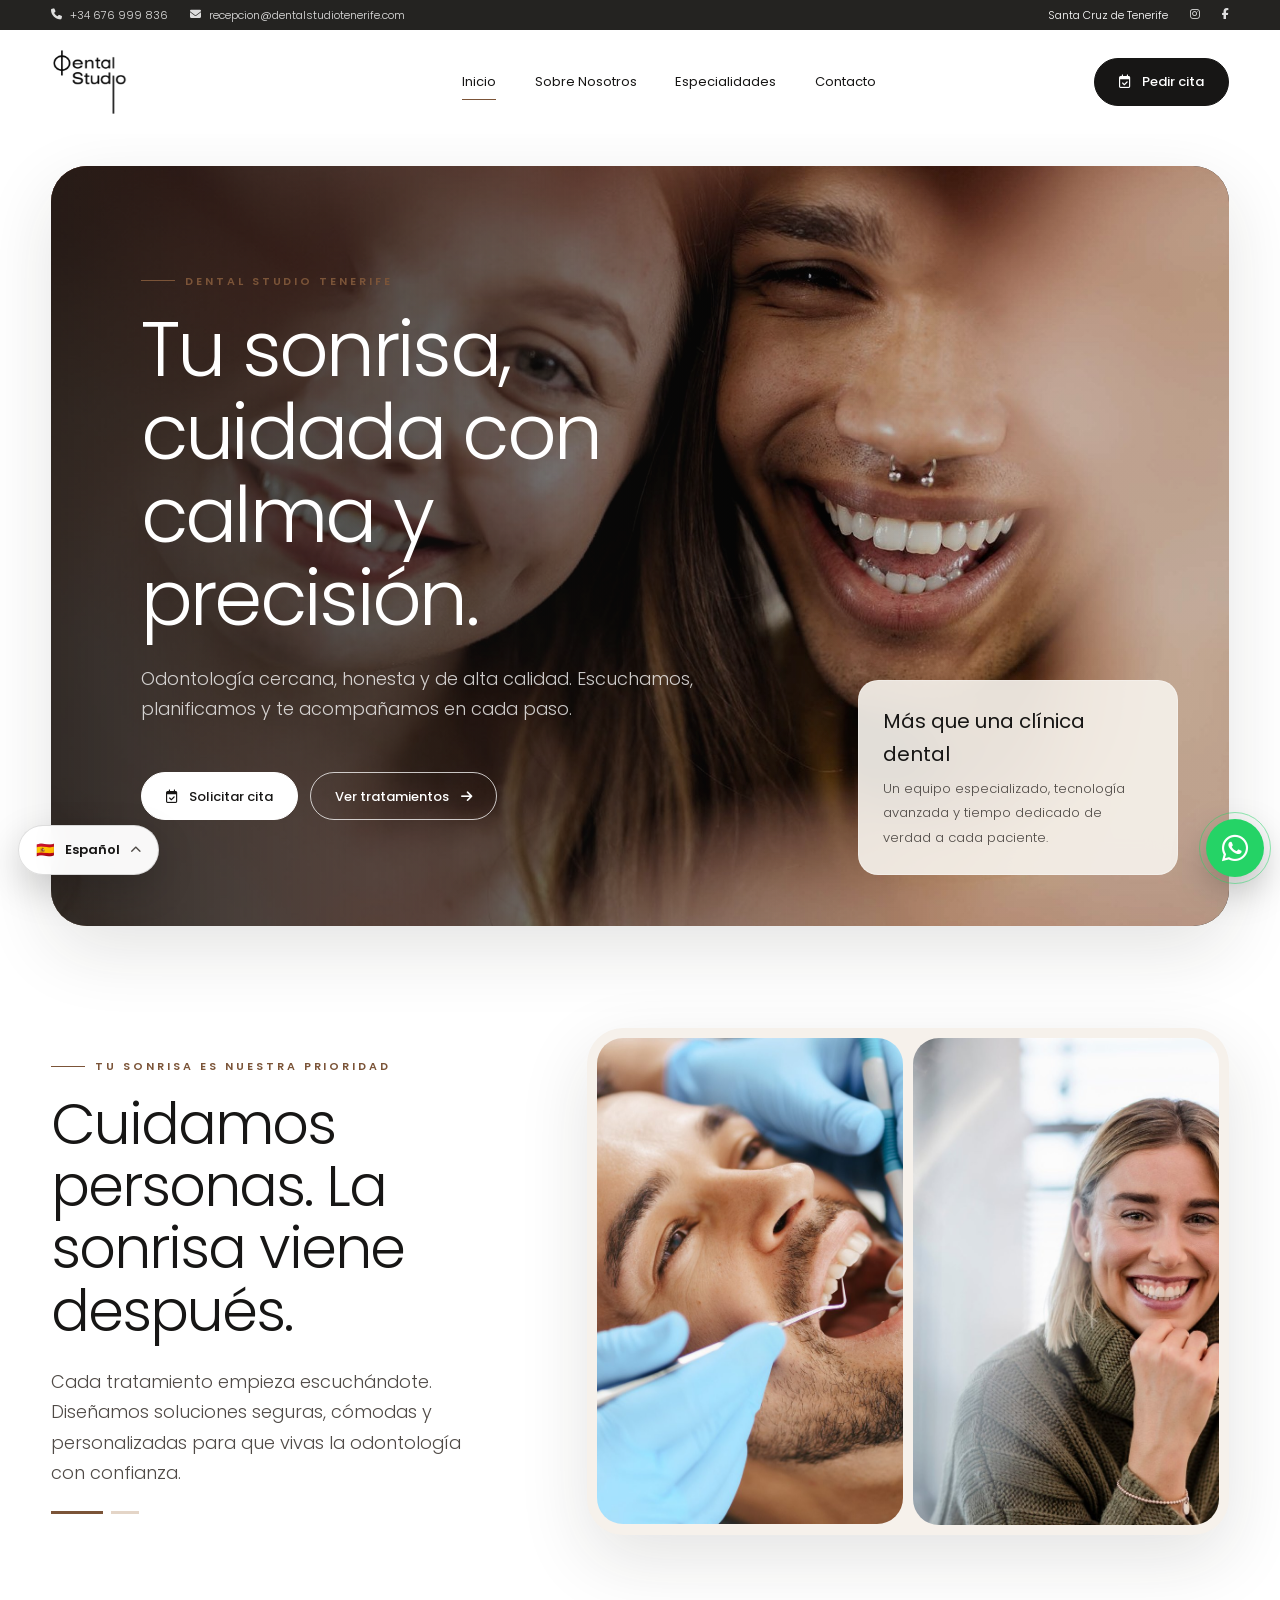
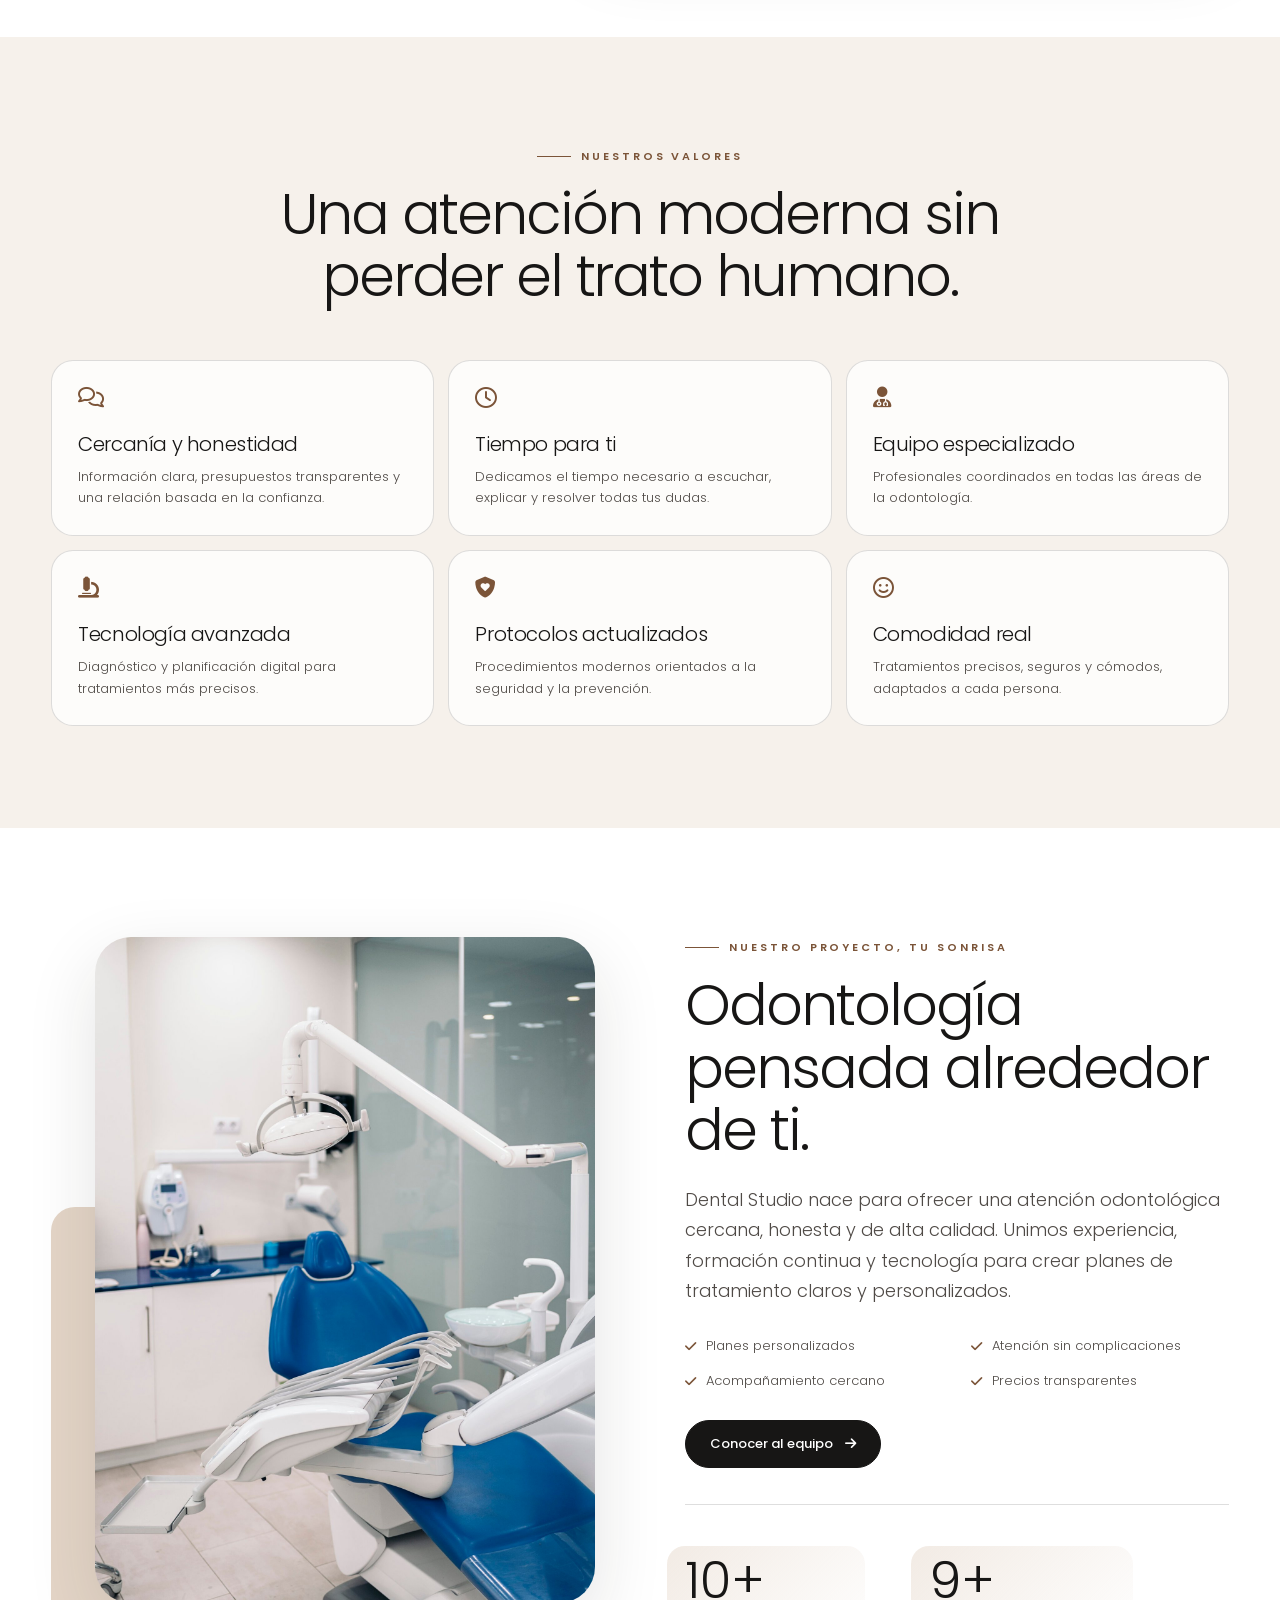
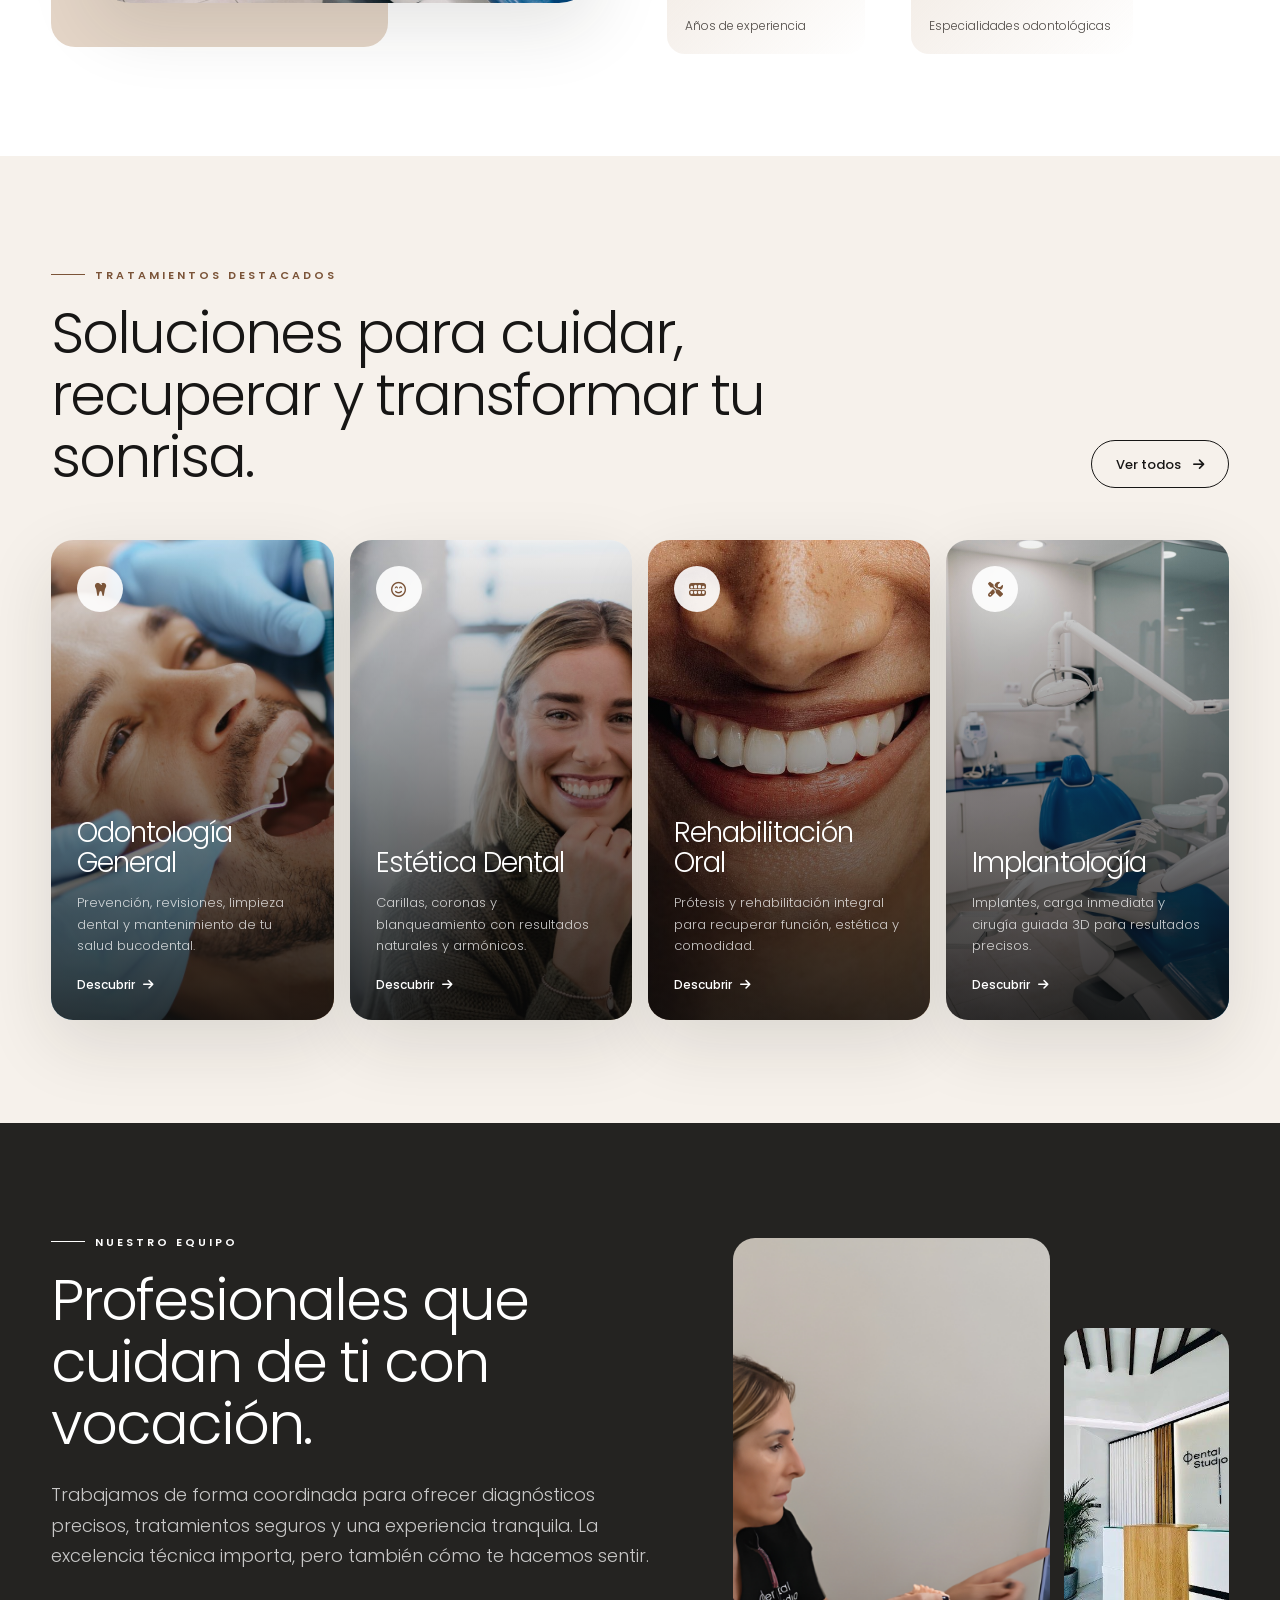
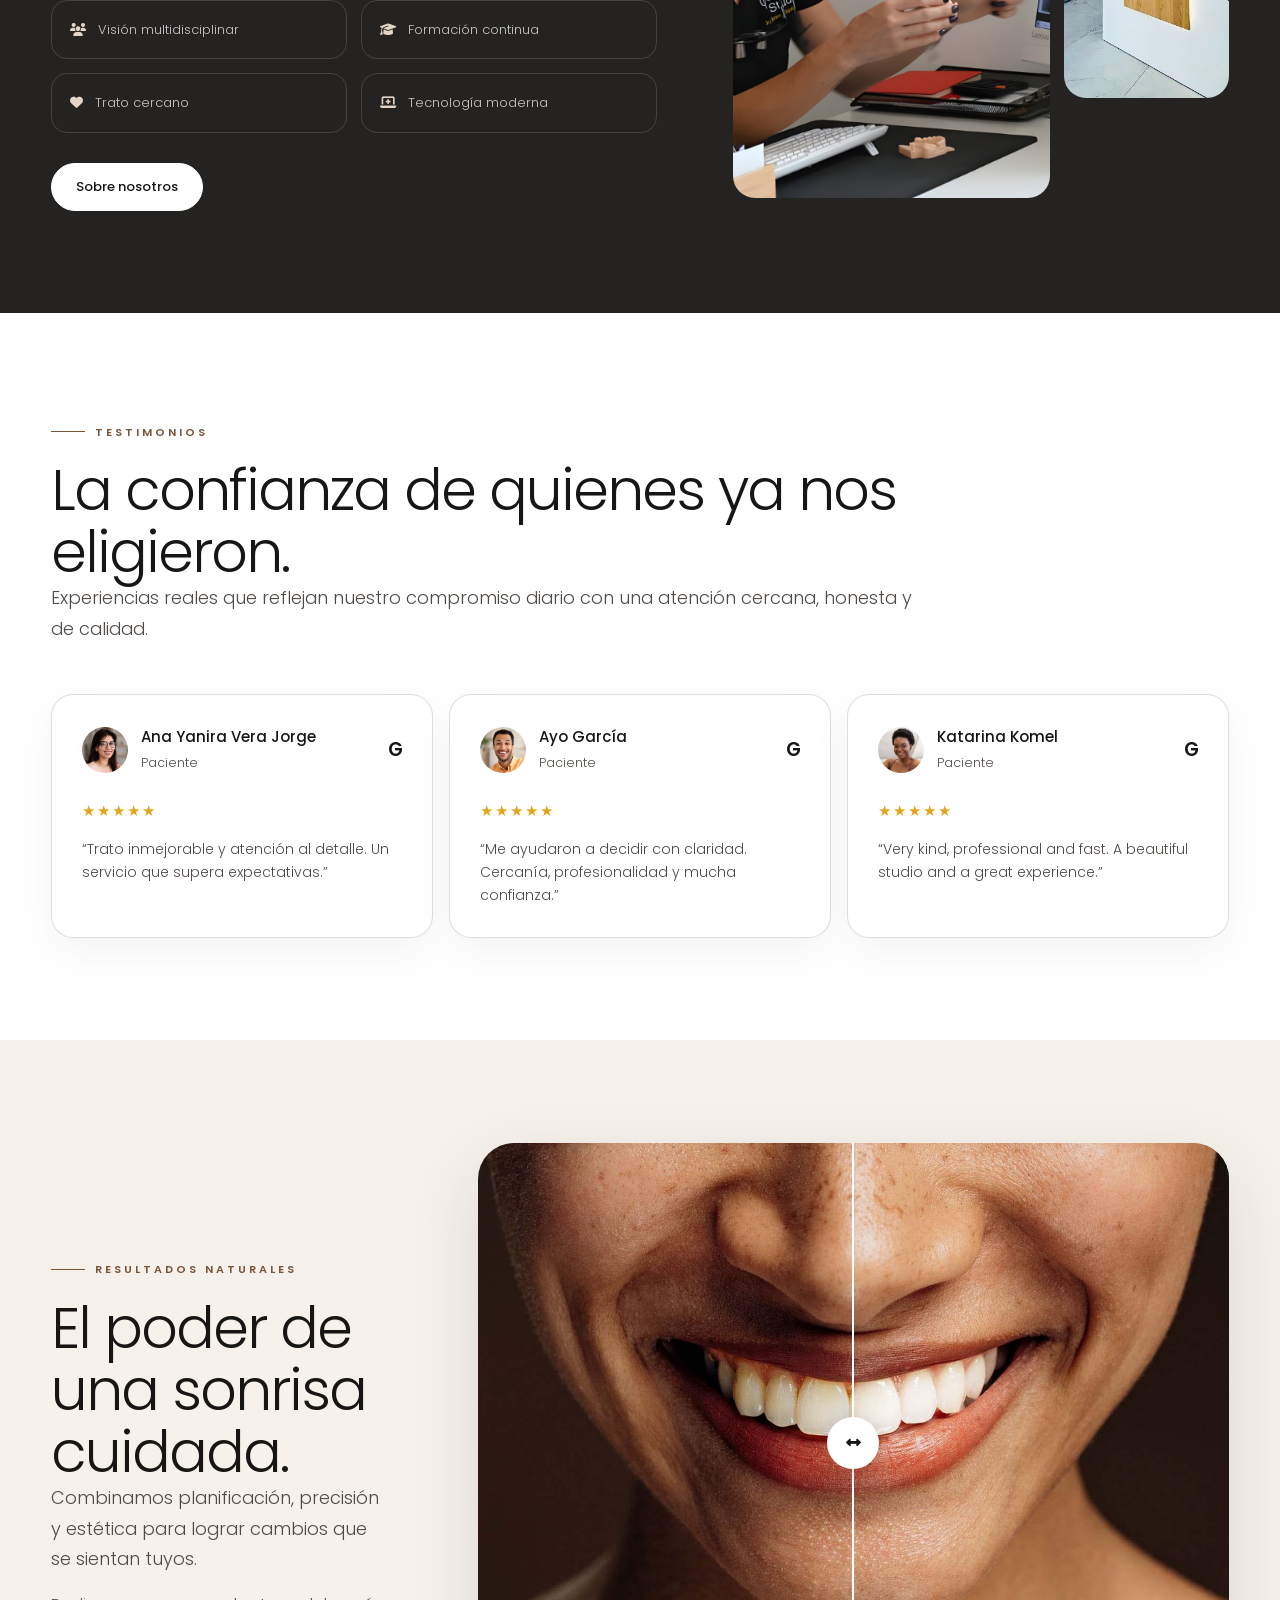
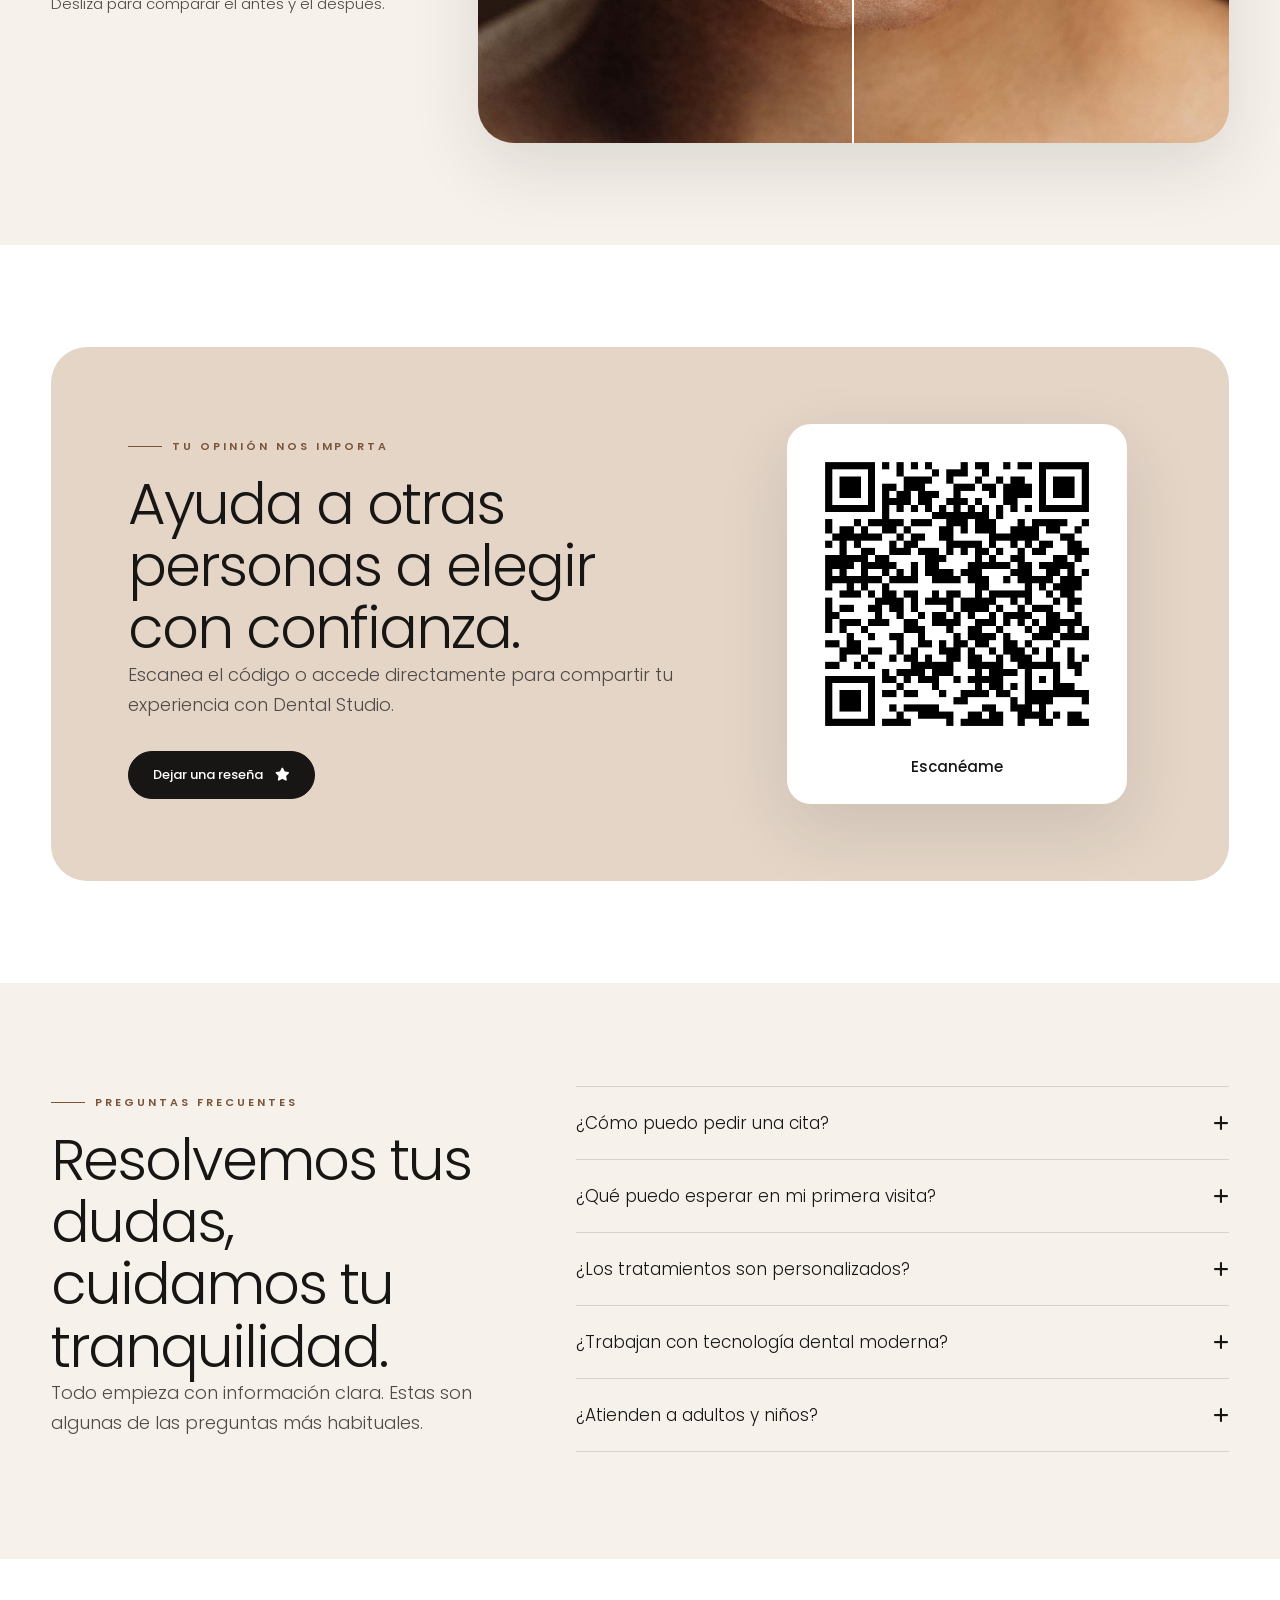
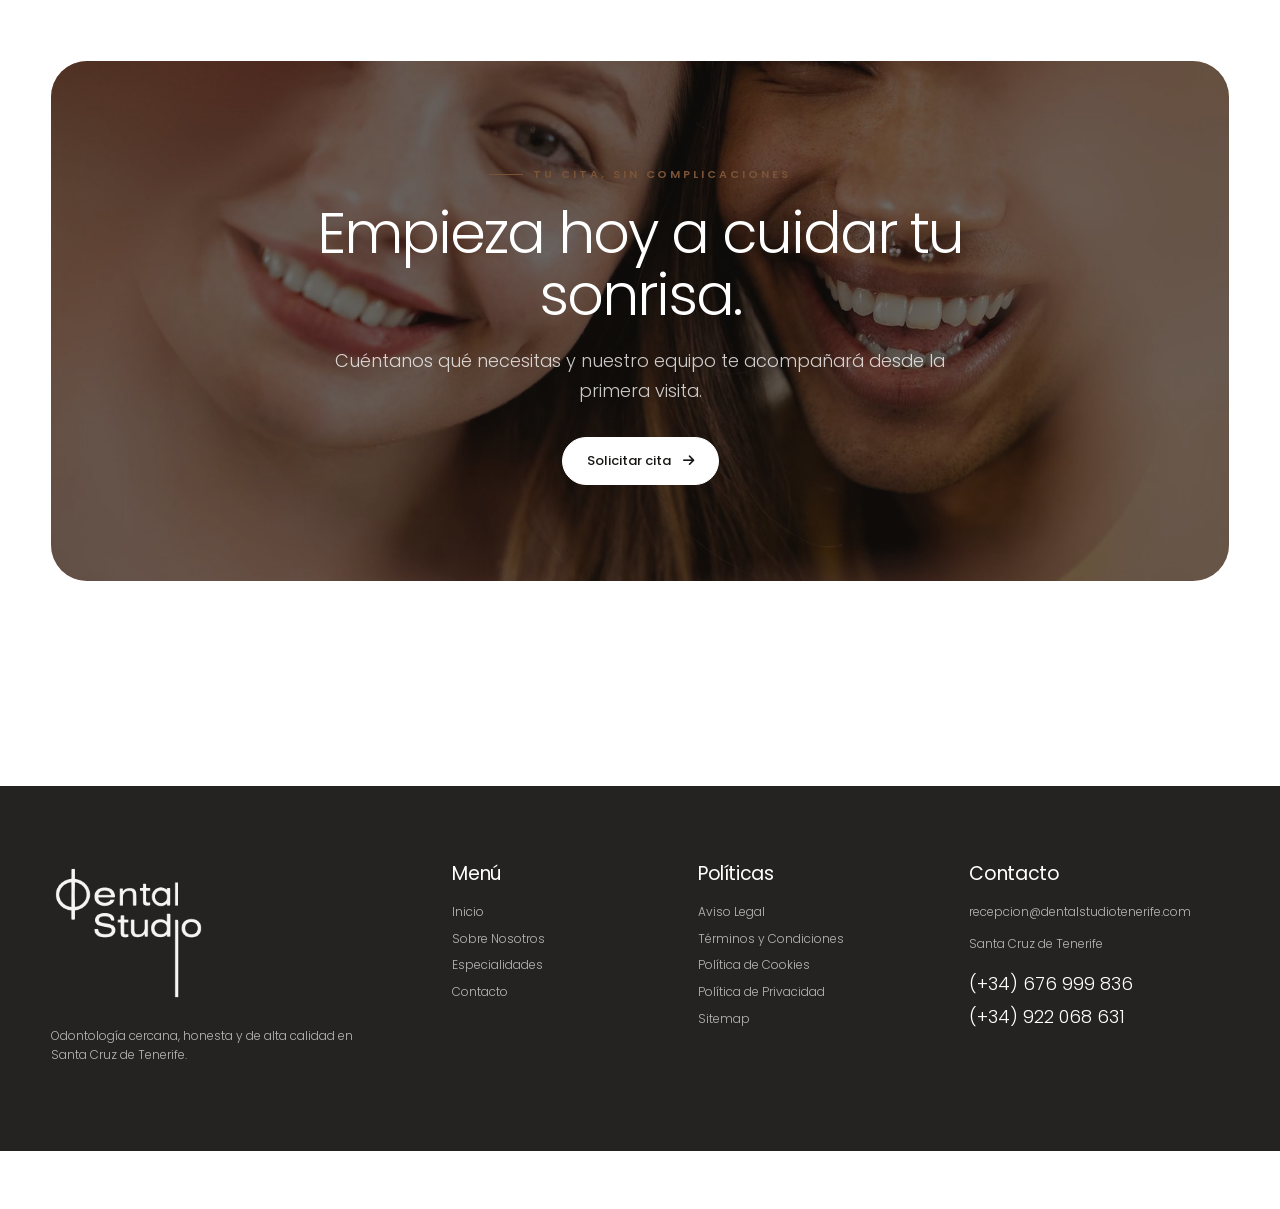
<file: index.html>
<!DOCTYPE html>

<html lang="es"><head><meta charset="utf-8"/><meta content="width=device-width, initial-scale=1" name="viewport"/><title>Dental Studio Tenerife | Clínica dental</title><link href="favicon.ico" rel="icon" sizes="any"/><link href="assets/img/favicon-32x32.png" rel="icon" sizes="32x32" type="image/png"/><link href="assets/img/favicon-16x16.png" rel="icon" sizes="16x16" type="image/png"/><link href="assets/img/apple-touch-icon.png" rel="apple-touch-icon" sizes="180x180"/><link href="site.webmanifest" rel="manifest"/><meta content="#ffffff" name="theme-color"/><meta content="Clínica dental en Santa Cruz de Tenerife con atención cercana, equipo especializado y tecnología avanzada." name="description"/><link href="https://fonts.googleapis.com" rel="preconnect"/><link crossorigin="" href="https://fonts.gstatic.com" rel="preconnect"/><link href="https://cdnjs.cloudflare.com/ajax/libs/font-awesome/6.7.2/css/all.min.css" rel="stylesheet"/><link href="assets/css/styles.css" rel="stylesheet"/></head><body><div class="topbar"><div class="shell"><div class="topbar__group"><a href="tel:+34676999836"><i aria-hidden="true" class="fa-solid fa-phone"></i> +34 676 999 836</a><a href="mailto:recepcion@dentalstudiotenerife.com"><i aria-hidden="true" class="fa-solid fa-envelope"></i> recepcion@dentalstudiotenerife.com</a></div><div class="topbar__group"><span>Santa Cruz de Tenerife</span><a aria-label="Instagram" href="#"><i class="fa-brands fa-instagram"></i></a><a aria-label="Facebook" href="#"><i class="fa-brands fa-facebook-f"></i></a></div></div></div>
<header class="site-header"><div class="shell"><a aria-label="Dental Studio, inicio" class="brand" href="index.html"><img alt="Dental Studio" src="assets/img/logo-dental-studio-hd.png"/></a><nav aria-label="Navegación principal" class="nav-links" id="mobile-navigation"><div class="mobile-nav-head">
<a aria-label="Dental Studio, inicio" class="mobile-nav-brand" href="index.html">
<img alt="Dental Studio" src="assets/img/logo-dental-studio-hd.png"/>
</a>
<button aria-label="Cerrar menú" class="mobile-nav-close" data-menu-close="" type="button">
<i aria-hidden="true" class="fa-solid fa-xmark"></i>
</button>
</div><a aria-current="page" href="index.html">Inicio</a><a href="sobre-nosotros.html">Sobre Nosotros</a><a href="servicios.html">Especialidades</a><a href="contacto.html">Contacto</a><div class="mobile-nav-footer">
<a class="btn mobile-nav-cta" href="contacto.html">
<i aria-hidden="true" class="fa-regular fa-calendar-check"></i>
    Pedir cita
  </a>
<div class="mobile-nav-contact">
<a href="tel:+34676999836"><i aria-hidden="true" class="fa-solid fa-phone"></i><span>+34 676 999 836</span></a>
<a href="mailto:recepcion@dentalstudiotenerife.com"><i aria-hidden="true" class="fa-solid fa-envelope"></i><span>recepcion@dentalstudiotenerife.com</span></a>
</div>
<p>Santa Cruz de Tenerife</p>
</div></nav><a class="btn nav-cta" href="contacto.html"><i class="fa-regular fa-calendar-check"></i> Pedir cita</a><button aria-controls="mobile-navigation" aria-expanded="false" aria-label="Abrir menú de navegación" class="menu-toggle" type="button"><span aria-hidden="true" class="menu-toggle__line menu-toggle__line--top"></span><span aria-hidden="true" class="menu-toggle__line menu-toggle__line--middle"></span><span aria-hidden="true" class="menu-toggle__line menu-toggle__line--bottom"></span></button></div></header><button aria-label="Cerrar menú" class="nav-backdrop" data-menu-close="" type="button"></button><main>
<section class="home-hero"><div class="shell"><div class="home-hero__frame"><div class="home-hero__media"><img alt="Dos pacientes sonriendo" src="assets/img/modern-multiethnic-unstereotyped-couple-lifestyle-UK73252.jpg"/></div><div class="home-hero__content" data-reveal=""><p class="kicker">Dental Studio Tenerife</p><h1>Tu sonrisa, cuidada con calma y precisión.</h1><p class="lead">Odontología cercana, honesta y de alta calidad. Escuchamos, planificamos y te acompañamos en cada paso.</p><div class="btn-row"><a class="btn btn--light" href="contacto.html"><i class="fa-regular fa-calendar-check"></i> Solicitar cita</a><a class="btn btn--ghost-light" href="servicios.html">Ver tratamientos <i class="fa-solid fa-arrow-right"></i></a></div></div><div class="home-hero__badge"><strong>Más que una clínica dental</strong><span>Un equipo especializado, tecnología avanzada y tiempo dedicado de verdad a cada paciente.</span></div></div></div></section>
<section class="section"><div class="shell promise"><div class="promise__copy" data-reveal="left"><p class="kicker">Tu sonrisa es nuestra prioridad</p><h2>Cuidamos personas. La sonrisa viene después.</h2><p class="lead">Cada tratamiento empieza escuchándote. Diseñamos soluciones seguras, cómodas y personalizadas para que vivas la odontología con confianza.</p><div aria-label="Controles del carrusel" class="slider-dots"></div></div><div class="image-slider" data-autoplay="4300" data-reveal="right"><div class="image-slider-track"><div class="image-slide"><img alt="Paciente durante una revisión dental" src="assets/img/smiling-young-man-sitting-dentist-chair-while-doctor-examining-his-teeth-scaled.jpg"/><img alt="Paciente sonriendo" src="assets/img/portrait-of-a-happy-young-woman-2026-01-05-00-43-30-utc-scaled.jpg"/></div><div class="image-slide"><img alt="Niña aprendiendo higiene dental" src="assets/img/little-girl-at-dental-clinic-learning-how-to-brus-2026-01-05-06-25-06-utc-scaled.jpg"/><img alt="Paciente mayor sonriendo" src="assets/img/portrait-wise-person-scaled.jpg"/></div></div></div></div></section>
<section class="section section--cream"><div class="shell"><div class="section-heading center" data-reveal=""><p class="kicker">Nuestros valores</p><h2>Una atención moderna sin perder el trato humano.</h2></div><div class="values-strip"><article class="value-chip" data-reveal=""><i class="fa-regular fa-comments"></i><h3>Cercanía y honestidad</h3><p>Información clara, presupuestos transparentes y una relación basada en la confianza.</p></article><article class="value-chip" data-reveal=""><i class="fa-regular fa-clock"></i><h3>Tiempo para ti</h3><p>Dedicamos el tiempo necesario a escuchar, explicar y resolver todas tus dudas.</p></article><article class="value-chip" data-reveal=""><i class="fa-solid fa-user-doctor"></i><h3>Equipo especializado</h3><p>Profesionales coordinados en todas las áreas de la odontología.</p></article><article class="value-chip" data-reveal=""><i class="fa-solid fa-microscope"></i><h3>Tecnología avanzada</h3><p>Diagnóstico y planificación digital para tratamientos más precisos.</p></article><article class="value-chip" data-reveal=""><i class="fa-solid fa-shield-heart"></i><h3>Protocolos actualizados</h3><p>Procedimientos modernos orientados a la seguridad y la prevención.</p></article><article class="value-chip" data-reveal=""><i class="fa-regular fa-face-smile"></i><h3>Comodidad real</h3><p>Tratamientos precisos, seguros y cómodos, adaptados a cada persona.</p></article></div></div></section>
<section class="section"><div class="shell about-feature"><div class="about-feature__media" data-reveal="left"><img alt="Gabinete de Dental Studio" src="assets/img/dental-clinic-inside-2026-03-10-01-06-42-utc-scaled.jpg"/></div><div class="about-feature__copy" data-reveal="right"><p class="kicker">Nuestro proyecto, tu sonrisa</p><h2>Odontología pensada alrededor de ti.</h2><p class="lead">Dental Studio nace para ofrecer una atención odontológica cercana, honesta y de alta calidad. Unimos experiencia, formación continua y tecnología para crear planes de tratamiento claros y personalizados.</p><div class="check-list"><span><i class="fa-solid fa-check"></i> Planes personalizados</span><span><i class="fa-solid fa-check"></i> Atención sin complicaciones</span><span><i class="fa-solid fa-check"></i> Acompañamiento cercano</span><span><i class="fa-solid fa-check"></i> Precios transparentes</span></div><a class="btn" href="sobre-nosotros.html">Conocer al equipo <i class="fa-solid fa-arrow-right"></i></a><div class="stats-row"><div class="stat"><strong class="counter" data-count="10" data-suffix="+">10+</strong><span>Años de experiencia</span></div><div class="stat"><strong class="counter" data-count="9" data-suffix="+">9+</strong><span>Especialidades odontológicas</span></div></div></div></div></section>
<section class="section section--cream"><div class="shell"><div class="services-intro" data-reveal=""><div class="section-heading"><p class="kicker">Tratamientos destacados</p><h2>Soluciones para cuidar, recuperar y transformar tu sonrisa.</h2></div><a class="btn btn--ghost" href="servicios.html">Ver todos <i class="fa-solid fa-arrow-right"></i></a></div><div class="services-grid"><article class="service-card" data-reveal=""><a aria-label="Ver información sobre Odontología General" class="service-card__body" href="servicios.html#odontologia-general"><img alt="" class="service-card__bg" src="assets/img/smiling-young-man-sitting-dentist-chair-while-doctor-examining-his-teeth-scaled.jpg"/><span class="service-card__icon"><i class="fa-solid fa-tooth"></i></span><h3>Odontología General</h3><p>Prevención, revisiones, limpieza dental y mantenimiento de tu salud bucodental.</p><span class="service-card__link">Descubrir <i class="fa-solid fa-arrow-right"></i></span></a></article><article class="service-card" data-reveal=""><a aria-label="Ver información sobre Estética Dental" class="service-card__body" href="servicios.html#estetica-dental"><img alt="" class="service-card__bg" src="assets/img/portrait-of-a-happy-young-woman-2026-01-05-00-43-30-utc-scaled.jpg"/><span class="service-card__icon"><i class="fa-regular fa-face-smile-beam"></i></span><h3>Estética Dental</h3><p>Carillas, coronas y blanqueamiento con resultados naturales y armónicos.</p><span class="service-card__link">Descubrir <i class="fa-solid fa-arrow-right"></i></span></a></article><article class="service-card" data-reveal=""><a aria-label="Ver información sobre Rehabilitación Oral" class="service-card__body" href="servicios.html#rehabilitacion-oral"><img alt="" class="service-card__bg" src="assets/img/cropped-view-of-the-multiracial-woman-smiling-toot1-MHZJPRH.jpg"/><span class="service-card__icon"><i class="fa-solid fa-teeth-open"></i></span><h3>Rehabilitación Oral</h3><p>Prótesis y rehabilitación integral para recuperar función, estética y comodidad.</p><span class="service-card__link">Descubrir <i class="fa-solid fa-arrow-right"></i></span></a></article><article class="service-card" data-reveal=""><a aria-label="Ver información sobre Implantología" class="service-card__body" href="servicios.html#implantologia"><img alt="" class="service-card__bg" src="assets/img/dental-clinic-inside-2026-03-10-01-06-42-utc-scaled.jpg"/><span class="service-card__icon"><i class="fa-solid fa-screwdriver-wrench"></i></span><h3>Implantología</h3><p>Implantes, carga inmediata y cirugía guiada 3D para resultados precisos.</p><span class="service-card__link">Descubrir <i class="fa-solid fa-arrow-right"></i></span></a></article></div></div></section>
<section class="section section--dark"><div class="shell team-panel"><div class="team-panel__copy" data-reveal="left"><p class="kicker">Nuestro equipo</p><h2>Profesionales que cuidan de ti con vocación.</h2><p class="lead">Trabajamos de forma coordinada para ofrecer diagnósticos precisos, tratamientos seguros y una experiencia tranquila. La excelencia técnica importa, pero también cómo te hacemos sentir.</p><div class="team-points"><div class="team-point"><i class="fa-solid fa-users"></i> Visión multidisciplinar</div><div class="team-point"><i class="fa-solid fa-graduation-cap"></i> Formación continua</div><div class="team-point"><i class="fa-solid fa-heart"></i> Trato cercano</div><div class="team-point"><i class="fa-solid fa-laptop-medical"></i> Tecnología moderna</div></div><div class="btn-row"><a class="btn btn--light" href="sobre-nosotros.html">Sobre nosotros</a></div></div><div class="team-panel__media" data-reveal="right"><img alt="Equipo de Dental Studio explicando un diagnóstico" src="assets/img/3-e1776728262729.png"/><img alt="Recepción de Dental Studio" src="assets/img/imgi_25_AF1QipPCyVKzlpsHftdVtiN4ZuaSzImAL5-_rBlGt6I5s609-k-no.jpg"/></div></div></section>
<section class="section"><div class="shell"><div class="section-heading" data-reveal=""><p class="kicker">Testimonios</p><h2>La confianza de quienes ya nos eligieron.</h2><p class="lead">Experiencias reales que reflejan nuestro compromiso diario con una atención cercana, honesta y de calidad.</p></div><div class="testimonial-grid"><article class="testimonial" data-reveal=""><div class="testimonial__top"><div class="testimonial__author"><img alt="" class="avatar" src="assets/img/collage-of-happy-multiracial-people-avatars-on-var1-QXZQJRJ.jpg"/><div><strong>Ana Yanira Vera Jorge</strong><small>Paciente</small></div></div><span class="google-mark">G</span></div><div class="stars">★★★★★</div><p>“Trato inmejorable y atención al detalle. Un servicio que supera expectativas.”</p></article><article class="testimonial" data-reveal=""><div class="testimonial__top"><div class="testimonial__author"><img alt="" class="avatar" src="assets/img/collage-of-happy-multiracial-people-avatars-on-var2-QXZQJRJ.jpg"/><div><strong>Ayo García</strong><small>Paciente</small></div></div><span class="google-mark">G</span></div><div class="stars">★★★★★</div><p>“Me ayudaron a decidir con claridad. Cercanía, profesionalidad y mucha confianza.”</p></article><article class="testimonial" data-reveal=""><div class="testimonial__top"><div class="testimonial__author"><img alt="" class="avatar" src="assets/img/collage-of-happy-multiracial-people-avatars-on-var3-QXZQJRJ.jpg"/><div><strong>Katarina Komel</strong><small>Paciente</small></div></div><span class="google-mark">G</span></div><div class="stars">★★★★★</div><p>“Very kind, professional and fast. A beautiful studio and a great experience.”</p></article></div></div></section>
<section class="section section--cream"><div class="shell smile-grid"><div data-reveal="left"><p class="kicker">Resultados naturales</p><h2>El poder de una sonrisa cuidada.</h2><p class="lead">Combinamos planificación, precisión y estética para lograr cambios que se sientan tuyos.</p><p class="muted">Desliza para comparar el antes y el después.</p></div><div class="before-after" data-reveal="right"><img alt="Antes del tratamiento" src="assets/img/cropped-view-of-the-multiracial-woman-smiling-toot2-MHZJPRH.jpg"/><img alt="Después del tratamiento" class="after" src="assets/img/cropped-view-of-the-multiracial-woman-smiling-toot1-MHZJPRH.jpg"/><div class="compare-handle"><i class="fa-solid fa-left-right"></i></div><input aria-label="Comparar antes y después" max="100" min="0" type="range" value="50"/></div></div></section>
<section class="section"><div class="shell review-panel" data-reveal=""><div><p class="kicker">Tu opinión nos importa</p><h2>Ayuda a otras personas a elegir con confianza.</h2><p class="lead">Escanea el código o accede directamente para compartir tu experiencia con Dental Studio.</p><div class="btn-row"><a class="btn" href="https://search.google.com/local/writereview?placeid=ChIJZdpkRALNQQwRyqydMFfYS24" rel="noopener" target="_blank">Dejar una reseña <i class="fa-solid fa-star"></i></a></div></div><div class="review-panel__qr"><div class="qr-card"><img alt="Código QR para dejar una reseña" src="assets/img/qr-resena-google.png"/><strong>Escanéame</strong></div></div></div></section>
<section class="section section--cream"><div class="shell faq-grid"><div data-reveal="left"><p class="kicker">Preguntas frecuentes</p><h2>Resolvemos tus dudas, cuidamos tu tranquilidad.</h2><p class="lead">Todo empieza con información clara. Estas son algunas de las preguntas más habituales.</p></div><div class="accordion" data-reveal="right"><div class="accordion-item"><button aria-expanded="false" class="accordion-button">¿Cómo puedo pedir una cita?<i class="fa-solid fa-plus"></i></button><div class="accordion-panel"><div><p>Puedes llamar, escribirnos por WhatsApp o completar el formulario de contacto. Te responderemos para confirmar el día y la hora.</p></div></div></div><div class="accordion-item"><button aria-expanded="false" class="accordion-button">¿Qué puedo esperar en mi primera visita?<i class="fa-solid fa-plus"></i></button><div class="accordion-panel"><div><p>Escucharemos tus necesidades, realizaremos una valoración completa y te explicaremos las opciones de tratamiento con claridad.</p></div></div></div><div class="accordion-item"><button aria-expanded="false" class="accordion-button">¿Los tratamientos son personalizados?<i class="fa-solid fa-plus"></i></button><div class="accordion-panel"><div><p>Sí. Cada plan se adapta a tu salud, objetivos, ritmo y presupuesto.</p></div></div></div><div class="accordion-item"><button aria-expanded="false" class="accordion-button">¿Trabajan con tecnología dental moderna?<i class="fa-solid fa-plus"></i></button><div class="accordion-panel"><div><p>Utilizamos diagnóstico y planificación digital, radiodiagnóstico 3D y protocolos actualizados.</p></div></div></div><div class="accordion-item"><button aria-expanded="false" class="accordion-button">¿Atienden a adultos y niños?<i class="fa-solid fa-plus"></i></button><div class="accordion-panel"><div><p>Sí. Contamos con atención para todas las etapas de la vida, incluida odontopediatría.</p></div></div></div></div></div></section>
<section class="section"><div class="shell cta" data-reveal=""><img alt="Pacientes sonriendo" src="assets/img/modern-multiethnic-unstereotyped-couple-lifestyle-UK73252.jpg"/><div class="cta__content"><p class="kicker">Tu cita, sin complicaciones</p><h2>Empieza hoy a cuidar tu sonrisa.</h2><p class="lead">Cuéntanos qué necesitas y nuestro equipo te acompañará desde la primera visita.</p><div class="btn-row" style="justify-content:center"><a class="btn btn--light" href="contacto.html">Solicitar cita <i class="fa-solid fa-arrow-right"></i></a></div></div></div></section>
</main><footer class="site-footer"><div class="shell"><div class="footer-grid"><div class="footer-brand"><img alt="Dental Studio" src="assets/img/logo-dental-studio-hd.png"/><p>Odontología cercana, honesta y de alta calidad en Santa Cruz de Tenerife.</p></div><div class="footer-col"><h3>Menú</h3><nav><a href="index.html">Inicio</a><a href="sobre-nosotros.html">Sobre Nosotros</a><a href="servicios.html">Especialidades</a><a href="contacto.html">Contacto</a></nav></div><div class="footer-col"><h3>Políticas</h3><nav><a href="aviso-legal.html">Aviso Legal</a><a href="terminos-y-condiciones.html">Términos y Condiciones</a><a href="politicas-de-cookies.html">Política de Cookies</a><a href="politicas-de-privacidad.html">Política de Privacidad</a><a href="sitemap.html">Sitemap</a></nav></div><div class="footer-col"><h3>Contacto</h3><p>recepcion@dentalstudiotenerife.com</p><p>Santa Cruz de Tenerife</p><div class="footer-phones">(+34) 676 999 836<br/>(+34) 922 068 631</div></div></div><p class="funding-copy"></p></div></footer>
<aside aria-label="Selector de idioma" class="language-switcher">
<button aria-expanded="false" aria-haspopup="listbox" class="language-toggle" type="button"><span aria-hidden="true">🇪🇸</span><strong>ES</strong><i aria-hidden="true" class="fa-solid fa-chevron-up"></i></button>
<div aria-label="Seleccionar idioma" class="language-menu" role="listbox"><button aria-selected="true" class="language-option is-active" data-lang="es" role="option" type="button"><span aria-hidden="true">🇪🇸</span><span>Español</span><span class="language-option__code">ES</span></button><button aria-selected="false" class="language-option" data-lang="en" role="option" type="button"><span aria-hidden="true">🇬🇧</span><span>English</span><span class="language-option__code">EN</span></button><button aria-selected="false" class="language-option" data-lang="de" role="option" type="button"><span aria-hidden="true">🇩🇪</span><span>Deutsch</span><span class="language-option__code">DE</span></button><button aria-selected="false" class="language-option" data-lang="fr" role="option" type="button"><span aria-hidden="true">🇫🇷</span><span>Français</span><span class="language-option__code">FR</span></button><button aria-selected="false" class="language-option" data-lang="it" role="option" type="button"><span aria-hidden="true">🇮🇹</span><span>Italiano</span><span class="language-option__code">IT</span></button><button aria-selected="false" class="language-option" data-lang="pt" role="option" type="button"><span aria-hidden="true">🇵🇹</span><span>Português</span><span class="language-option__code">PT</span></button><button aria-selected="false" class="language-option" data-lang="nl" role="option" type="button"><span aria-hidden="true">🇳🇱</span><span>Nederlands</span><span class="language-option__code">NL</span></button><button aria-selected="false" class="language-option" data-lang="pl" role="option" type="button"><span aria-hidden="true">🇵🇱</span><span>Polski</span><span class="language-option__code">PL</span></button><button aria-selected="false" class="language-option" data-lang="sv" role="option" type="button"><span aria-hidden="true">🇸🇪</span><span>Svenska</span><span class="language-option__code">SV</span></button><button aria-selected="false" class="language-option" data-lang="da" role="option" type="button"><span aria-hidden="true">🇩🇰</span><span>Dansk</span><span class="language-option__code">DA</span></button><button aria-selected="false" class="language-option" data-lang="no" role="option" type="button"><span aria-hidden="true">🇳🇴</span><span>Norsk</span><span class="language-option__code">NO</span></button></div>
</aside>
<a aria-label="Contactar por WhatsApp" class="whatsapp" href="https://wa.me/34676999836?text=Hola%20Dental%20Studio%2C%20quiero%20solicitar%20informaci%C3%B3n." rel="noopener noreferrer" target="_blank" title="Contactar por WhatsApp"><i aria-hidden="true" class="fa-brands fa-whatsapp"></i></a><script src="assets/js/site.js"></script></body></html>
</file>
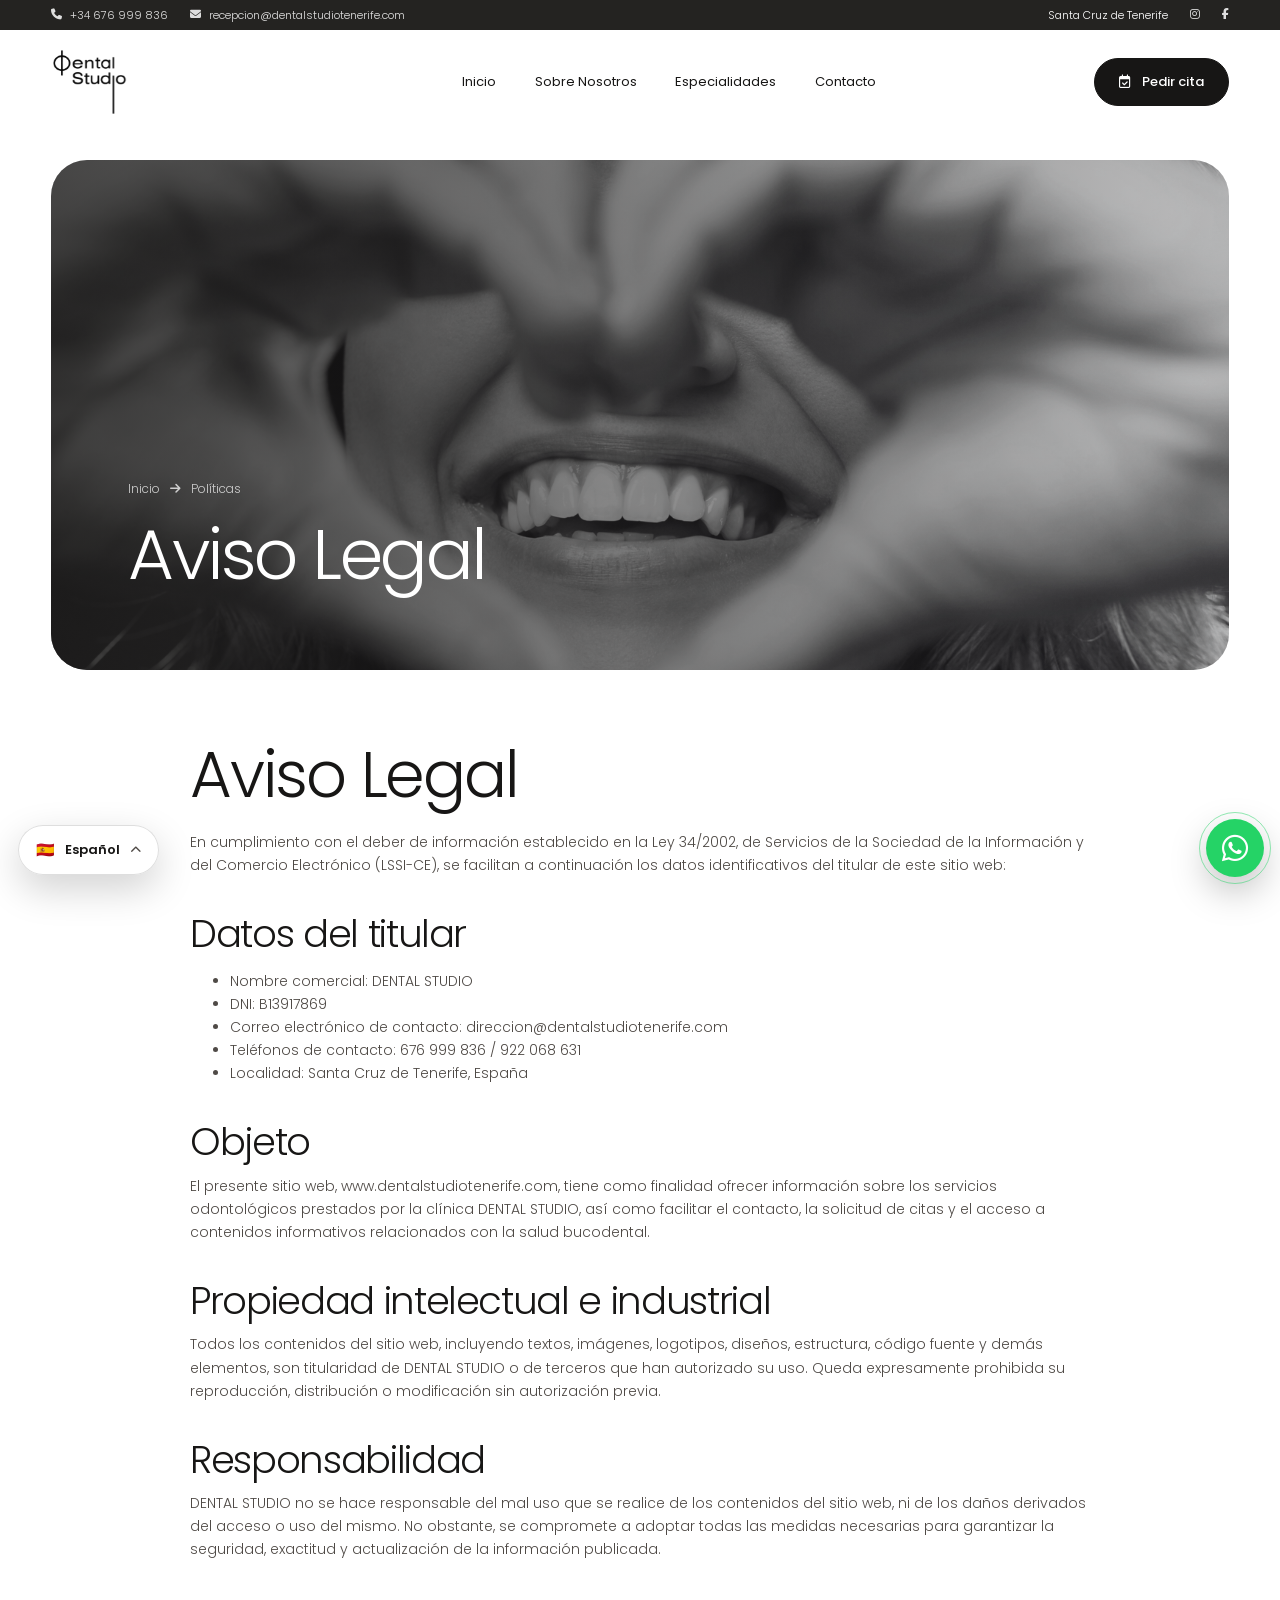
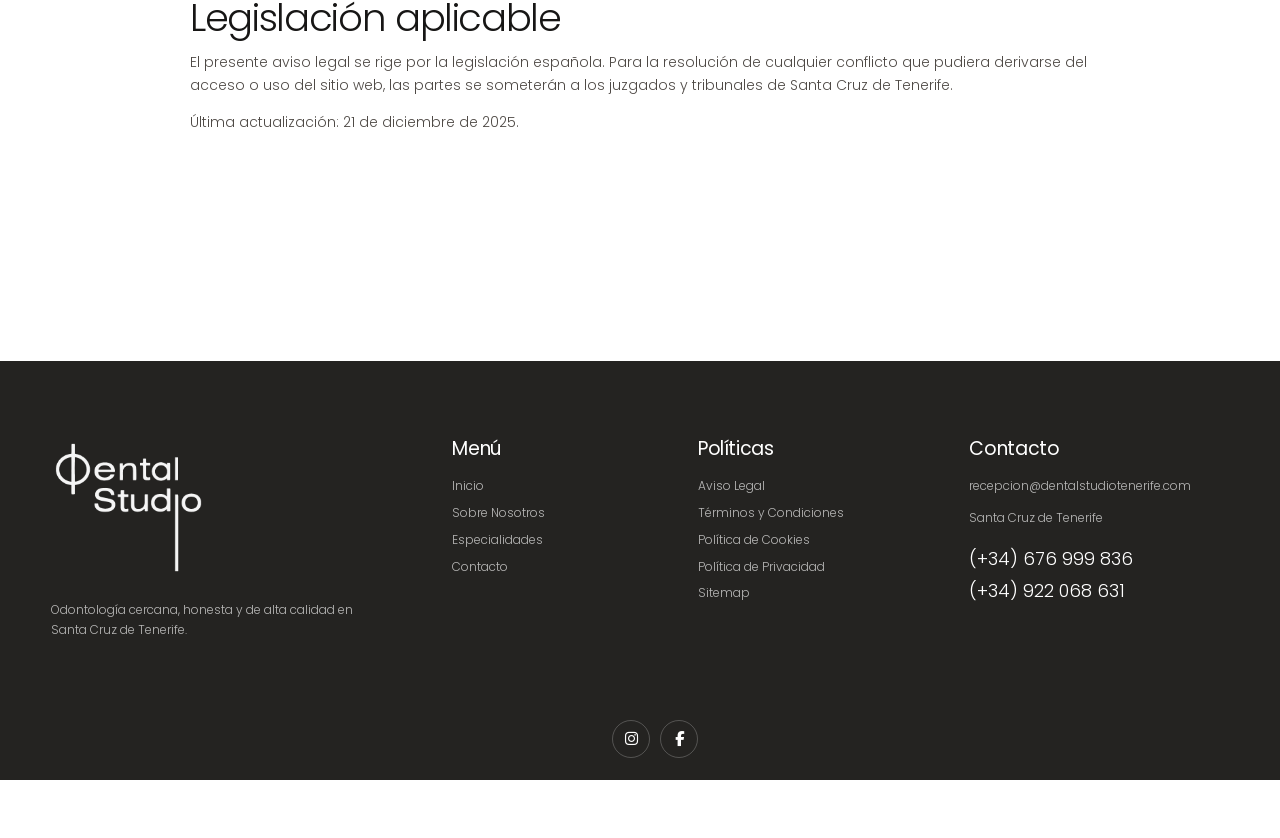
<file: aviso-legal.html>
<!DOCTYPE html>
<html lang="es"><head><meta charset="utf-8"/><meta content="width=device-width, initial-scale=1" name="viewport"/><title>Aviso Legal | Dental Studio Tenerife</title><link href="favicon.ico" rel="icon" sizes="any"/><link href="assets/img/favicon-32x32.png" rel="icon" sizes="32x32" type="image/png"/><link href="assets/img/favicon-16x16.png" rel="icon" sizes="16x16" type="image/png"/><link href="assets/img/apple-touch-icon.png" rel="apple-touch-icon" sizes="180x180"/><link href="site.webmanifest" rel="manifest"/><meta content="#ffffff" name="theme-color"/><meta content="Aviso Legal" name="description"/><link href="https://fonts.googleapis.com" rel="preconnect"/><link crossorigin="" href="https://fonts.gstatic.com" rel="preconnect"/><link href="https://cdnjs.cloudflare.com/ajax/libs/font-awesome/6.7.2/css/all.min.css" rel="stylesheet"/><link href="assets/css/styles.css" rel="stylesheet"/></head><body><div class="topbar"><div class="shell"><div class="topbar__group"><a href="tel:+34676999836"><i aria-hidden="true" class="fa-solid fa-phone"></i> +34 676 999 836</a><a href="mailto:recepcion@dentalstudiotenerife.com"><i aria-hidden="true" class="fa-solid fa-envelope"></i> recepcion@dentalstudiotenerife.com</a></div><div class="topbar__group"><span>Santa Cruz de Tenerife</span><a aria-label="Instagram" href="#"><i class="fa-brands fa-instagram"></i></a><a aria-label="Facebook" href="#"><i class="fa-brands fa-facebook-f"></i></a></div></div></div>
<header class="site-header"><div class="shell"><a aria-label="Dental Studio, inicio" class="brand" href="index.html"><img alt="Dental Studio" src="assets/img/logo-dental-studio-hd.png"/></a><nav aria-label="Navegación principal" class="nav-links" id="mobile-navigation"><div class="mobile-nav-head">
<a aria-label="Dental Studio, inicio" class="mobile-nav-brand" href="index.html">
<img alt="Dental Studio" src="assets/img/logo-dental-studio-hd.png"/>
</a>
<button aria-label="Cerrar menú" class="mobile-nav-close" data-menu-close="" type="button">
<i aria-hidden="true" class="fa-solid fa-xmark"></i>
</button>
</div><a href="index.html">Inicio</a><a href="sobre-nosotros.html">Sobre Nosotros</a><a href="servicios.html">Especialidades</a><a href="contacto.html">Contacto</a><div class="mobile-nav-footer">
<a class="btn mobile-nav-cta" href="contacto.html">
<i aria-hidden="true" class="fa-regular fa-calendar-check"></i>
    Pedir cita
  </a>
<div class="mobile-nav-contact">
<a href="tel:+34676999836"><i aria-hidden="true" class="fa-solid fa-phone"></i><span>+34 676 999 836</span></a>
<a href="mailto:recepcion@dentalstudiotenerife.com"><i aria-hidden="true" class="fa-solid fa-envelope"></i><span>recepcion@dentalstudiotenerife.com</span></a>
</div>
<p>Santa Cruz de Tenerife</p>
</div></nav><a class="btn nav-cta" href="contacto.html"><i class="fa-regular fa-calendar-check"></i> Pedir cita</a><button aria-controls="mobile-navigation" aria-expanded="false" aria-label="Abrir menú de navegación" class="menu-toggle" type="button"><span aria-hidden="true" class="menu-toggle__line menu-toggle__line--top"></span><span aria-hidden="true" class="menu-toggle__line menu-toggle__line--middle"></span><span aria-hidden="true" class="menu-toggle__line menu-toggle__line--bottom"></span></button></div></header><button aria-label="Cerrar menú" class="nav-backdrop" data-menu-close="" type="button"></button><main><section class="page-hero"><div class="shell"><div class="page-hero__frame"><img alt="Atención dental" src="assets/img/9-scaled.png"/><div class="page-hero__content"><div class="breadcrumb"><a href="index.html">Inicio</a><i class="fa-solid fa-arrow-right"></i><span>Políticas</span></div><h1>Aviso Legal</h1></div></div></div></section><section class="policy-wrap"><article class="policy-content">
<h1> Aviso Legal </h1>
<p> En cumplimiento con el deber de información establecido en la Ley 34/2002, de Servicios de la Sociedad de la Información y del Comercio Electrónico (LSSI-CE), se facilitan a continuación los datos identificativos del titular de este sitio web: </p>
<h2> Datos del titular </h2>
<ul>
<li> Nombre comercial: DENTAL STUDIO </li>
<li> DNI: B13917869 </li>
<li> Correo electrónico de contacto: direccion@dentalstudiotenerife.com </li>
<li> Teléfonos de contacto: 676 999 836 / 922 068 631 </li>
<li> Localidad: Santa Cruz de Tenerife, España </li>
</ul>
<h2> Objeto </h2>
<p> El presente sitio web, www.dentalstudiotenerife.com, tiene como finalidad ofrecer información sobre los servicios odontológicos prestados por la clínica DENTAL STUDIO, así como facilitar el contacto, la solicitud de citas y el acceso a contenidos informativos relacionados con la salud bucodental. </p>
<h2> Propiedad intelectual e industrial </h2>
<p> Todos los contenidos del sitio web, incluyendo textos, imágenes, logotipos, diseños, estructura, código fuente y demás elementos, son titularidad de DENTAL STUDIO o de terceros que han autorizado su uso. Queda expresamente prohibida su reproducción, distribución o modificación sin autorización previa. </p>
<h2> Responsabilidad </h2>
<p> DENTAL STUDIO no se hace responsable del mal uso que se realice de los contenidos del sitio web, ni de los daños derivados del acceso o uso del mismo. No obstante, se compromete a adoptar todas las medidas necesarias para garantizar la seguridad, exactitud y actualización de la información publicada. </p>
<h2> Legislación aplicable </h2>
<p> El presente aviso legal se rige por la legislación española. Para la resolución de cualquier conflicto que pudiera derivarse del acceso o uso del sitio web, las partes se someterán a los juzgados y tribunales de Santa Cruz de Tenerife. </p>
<p class="updated"> Última actualización: 21 de diciembre de 2025. </p>
</article></section></main><footer class="site-footer"><div class="shell"><div class="footer-grid"><div class="footer-brand"><img alt="Dental Studio" src="assets/img/logo-dental-studio-hd.png"/><p>Odontología cercana, honesta y de alta calidad en Santa Cruz de Tenerife.</p></div><div class="footer-col"><h3>Menú</h3><nav><a href="index.html">Inicio</a><a href="sobre-nosotros.html">Sobre Nosotros</a><a href="servicios.html">Especialidades</a><a href="contacto.html">Contacto</a></nav></div><div class="footer-col"><h3>Políticas</h3><nav><a href="aviso-legal.html">Aviso Legal</a><a href="terminos-y-condiciones.html">Términos y Condiciones</a><a href="politicas-de-cookies.html">Política de Cookies</a><a href="politicas-de-privacidad.html">Política de Privacidad</a><a href="sitemap.html">Sitemap</a></nav></div><div class="footer-col"><h3>Contacto</h3><p>recepcion@dentalstudiotenerife.com</p><p>Santa Cruz de Tenerife</p><div class="footer-phones">(+34) 676 999 836<br/>(+34) 922 068 631</div></div></div><p class="funding-copy"></p><div class="footer-bottom"><span></span><div class="footer-social"><a aria-label="Instagram" href="#"><i class="fa-brands fa-instagram"></i></a><a aria-label="Facebook" href="#"><i class="fa-brands fa-facebook-f"></i></a></div></div></div></footer>
<aside aria-label="Selector de idioma" class="language-switcher">
<button aria-expanded="false" aria-haspopup="listbox" class="language-toggle" type="button"><span aria-hidden="true">🇪🇸</span><strong>ES</strong><i aria-hidden="true" class="fa-solid fa-chevron-up"></i></button>
<div aria-label="Seleccionar idioma" class="language-menu" role="listbox"><button aria-selected="true" class="language-option is-active" data-lang="es" role="option" type="button"><span aria-hidden="true">🇪🇸</span><span>Español</span><span class="language-option__code">ES</span></button><button aria-selected="false" class="language-option" data-lang="en" role="option" type="button"><span aria-hidden="true">🇬🇧</span><span>English</span><span class="language-option__code">EN</span></button><button aria-selected="false" class="language-option" data-lang="de" role="option" type="button"><span aria-hidden="true">🇩🇪</span><span>Deutsch</span><span class="language-option__code">DE</span></button><button aria-selected="false" class="language-option" data-lang="fr" role="option" type="button"><span aria-hidden="true">🇫🇷</span><span>Français</span><span class="language-option__code">FR</span></button><button aria-selected="false" class="language-option" data-lang="it" role="option" type="button"><span aria-hidden="true">🇮🇹</span><span>Italiano</span><span class="language-option__code">IT</span></button><button aria-selected="false" class="language-option" data-lang="pt" role="option" type="button"><span aria-hidden="true">🇵🇹</span><span>Português</span><span class="language-option__code">PT</span></button><button aria-selected="false" class="language-option" data-lang="nl" role="option" type="button"><span aria-hidden="true">🇳🇱</span><span>Nederlands</span><span class="language-option__code">NL</span></button><button aria-selected="false" class="language-option" data-lang="pl" role="option" type="button"><span aria-hidden="true">🇵🇱</span><span>Polski</span><span class="language-option__code">PL</span></button><button aria-selected="false" class="language-option" data-lang="sv" role="option" type="button"><span aria-hidden="true">🇸🇪</span><span>Svenska</span><span class="language-option__code">SV</span></button><button aria-selected="false" class="language-option" data-lang="da" role="option" type="button"><span aria-hidden="true">🇩🇰</span><span>Dansk</span><span class="language-option__code">DA</span></button><button aria-selected="false" class="language-option" data-lang="no" role="option" type="button"><span aria-hidden="true">🇳🇴</span><span>Norsk</span><span class="language-option__code">NO</span></button></div>
</aside>
<a aria-label="Contactar por WhatsApp" class="whatsapp" href="https://wa.me/34676999836?text=Hola%20Dental%20Studio%2C%20quiero%20solicitar%20informaci%C3%B3n." rel="noopener noreferrer" target="_blank" title="Contactar por WhatsApp"><i aria-hidden="true" class="fa-brands fa-whatsapp"></i></a><script src="assets/js/site.js"></script></body></html>
</file>
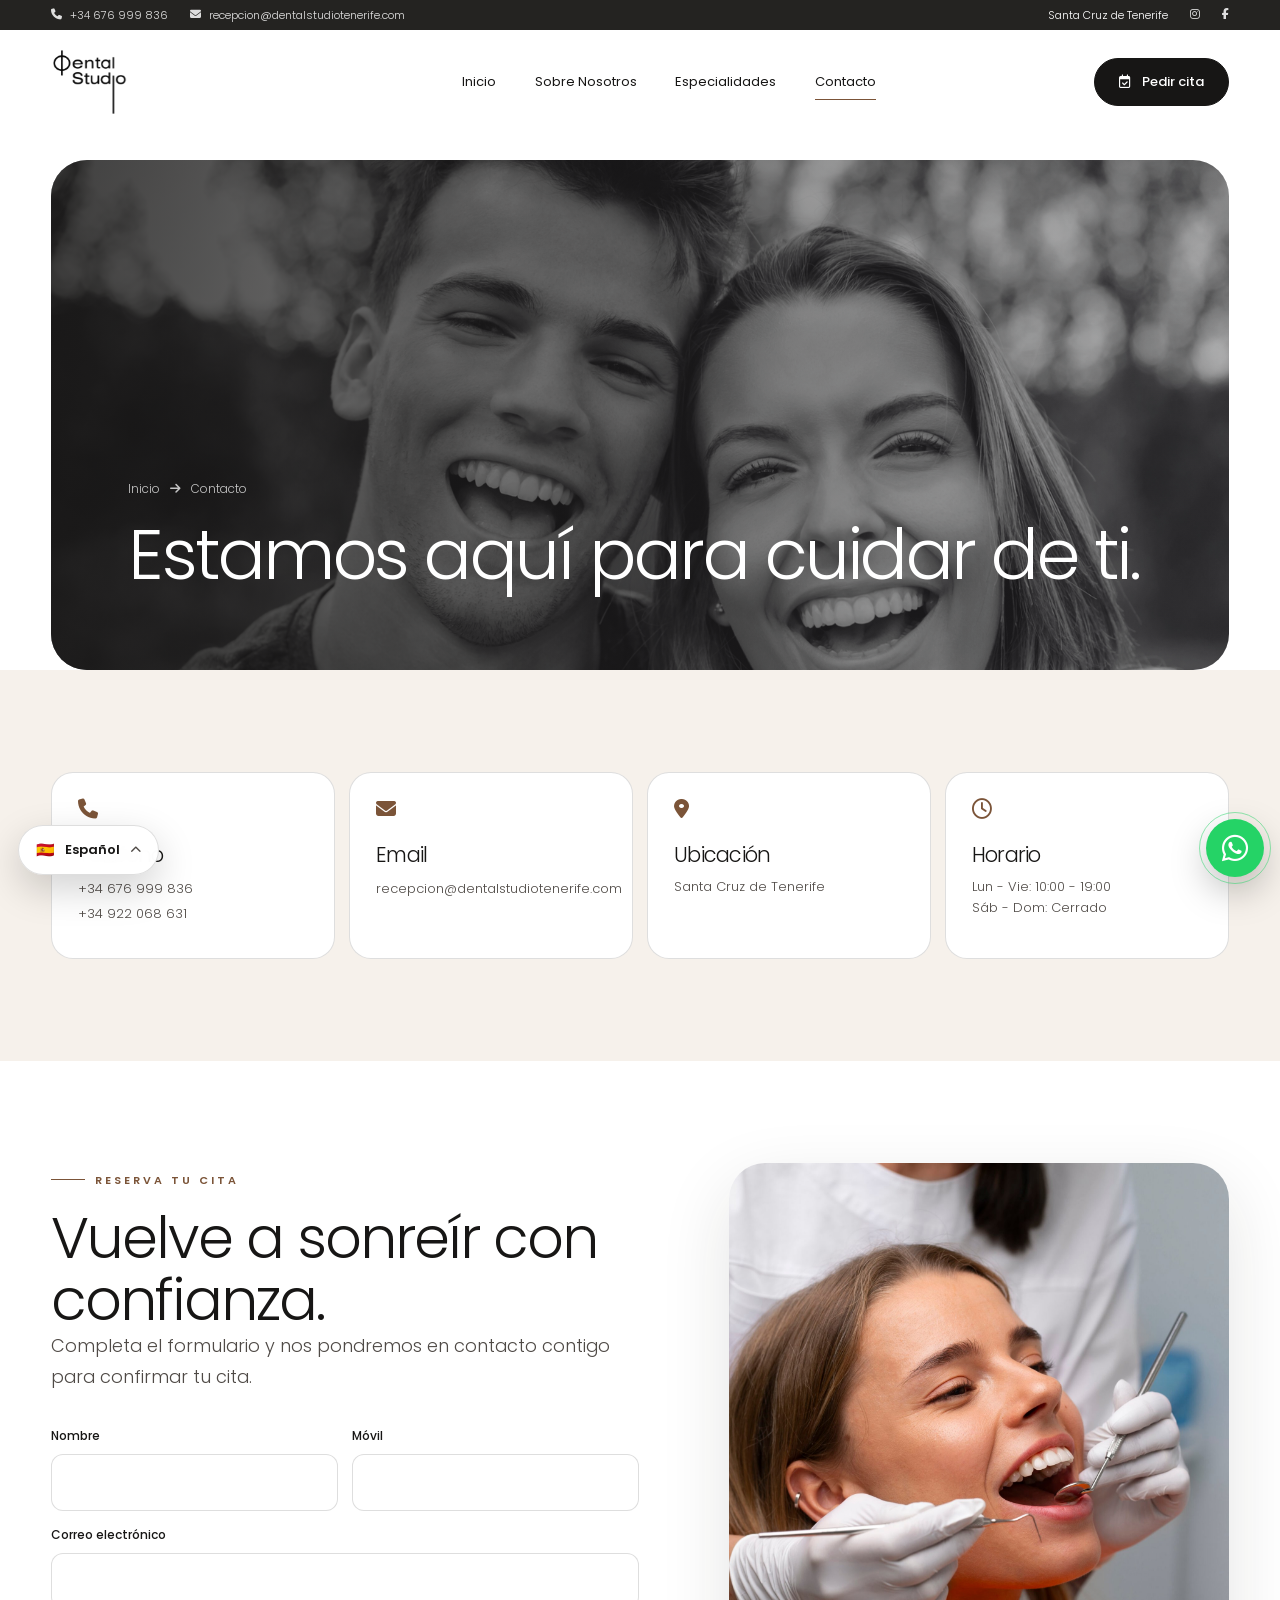
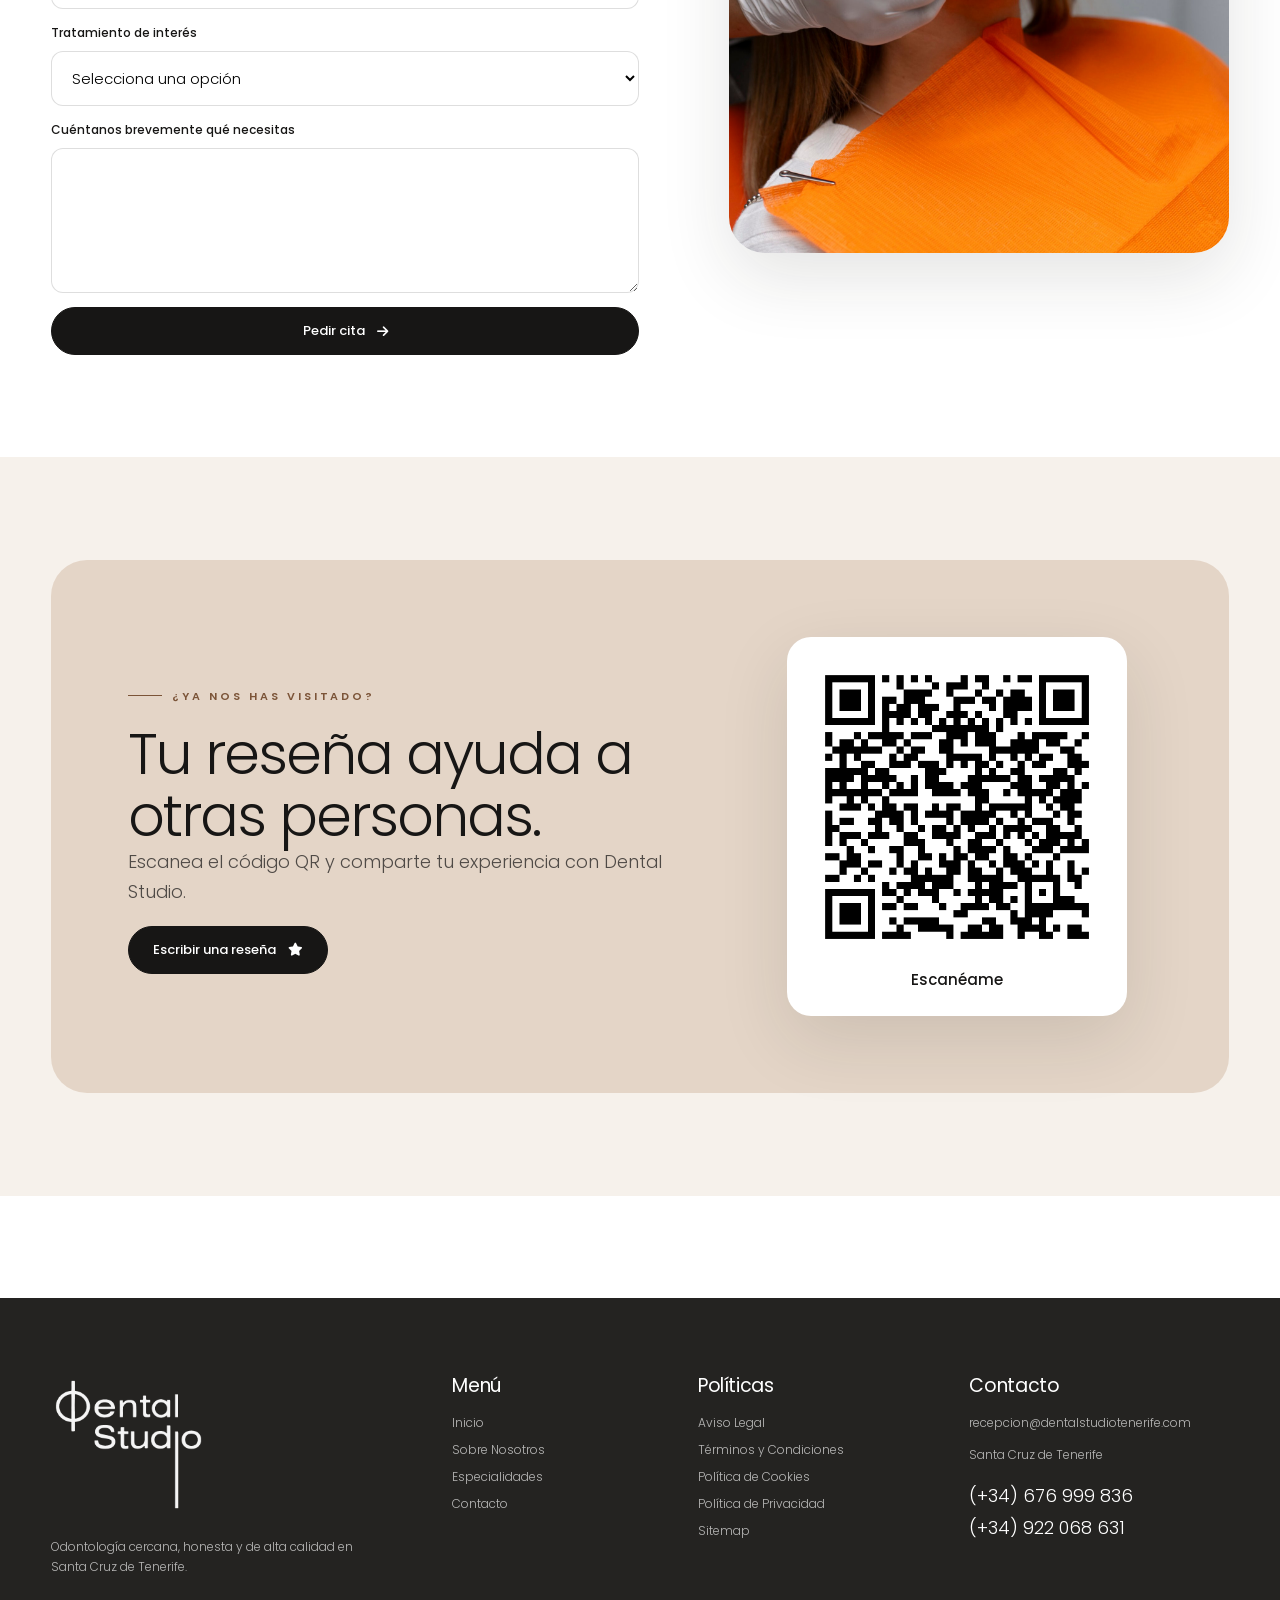
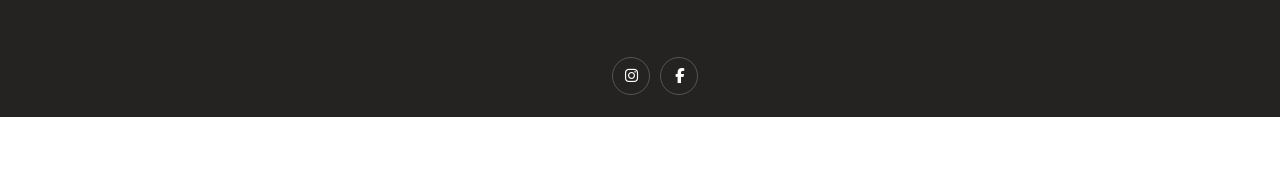
<file: contacto.html>
<!DOCTYPE html>
<html lang="es"><head><meta charset="utf-8"/><meta content="width=device-width, initial-scale=1" name="viewport"/><title>Contacto | Dental Studio Tenerife</title><link href="favicon.ico" rel="icon" sizes="any"/><link href="assets/img/favicon-32x32.png" rel="icon" sizes="32x32" type="image/png"/><link href="assets/img/favicon-16x16.png" rel="icon" sizes="16x16" type="image/png"/><link href="assets/img/apple-touch-icon.png" rel="apple-touch-icon" sizes="180x180"/><link href="site.webmanifest" rel="manifest"/><meta content="#ffffff" name="theme-color"/><meta content="Solicita tu cita en Dental Studio Tenerife." name="description"/><link href="https://fonts.googleapis.com" rel="preconnect"/><link crossorigin="" href="https://fonts.gstatic.com" rel="preconnect"/><link href="https://cdnjs.cloudflare.com/ajax/libs/font-awesome/6.7.2/css/all.min.css" rel="stylesheet"/><link href="assets/css/styles.css" rel="stylesheet"/></head><body><div class="topbar"><div class="shell"><div class="topbar__group"><a href="tel:+34676999836"><i aria-hidden="true" class="fa-solid fa-phone"></i> +34 676 999 836</a><a href="mailto:recepcion@dentalstudiotenerife.com"><i aria-hidden="true" class="fa-solid fa-envelope"></i> recepcion@dentalstudiotenerife.com</a></div><div class="topbar__group"><span>Santa Cruz de Tenerife</span><a aria-label="Instagram" href="#"><i class="fa-brands fa-instagram"></i></a><a aria-label="Facebook" href="#"><i class="fa-brands fa-facebook-f"></i></a></div></div></div>
<header class="site-header"><div class="shell"><a aria-label="Dental Studio, inicio" class="brand" href="index.html"><img alt="Dental Studio" src="assets/img/logo-dental-studio-hd.png"/></a><nav aria-label="Navegación principal" class="nav-links" id="mobile-navigation"><div class="mobile-nav-head">
<a aria-label="Dental Studio, inicio" class="mobile-nav-brand" href="index.html">
<img alt="Dental Studio" src="assets/img/logo-dental-studio-hd.png"/>
</a>
<button aria-label="Cerrar menú" class="mobile-nav-close" data-menu-close="" type="button">
<i aria-hidden="true" class="fa-solid fa-xmark"></i>
</button>
</div><a href="index.html">Inicio</a><a href="sobre-nosotros.html">Sobre Nosotros</a><a href="servicios.html">Especialidades</a><a aria-current="page" href="contacto.html">Contacto</a><div class="mobile-nav-footer">
<a class="btn mobile-nav-cta" href="contacto.html">
<i aria-hidden="true" class="fa-regular fa-calendar-check"></i>
    Pedir cita
  </a>
<div class="mobile-nav-contact">
<a href="tel:+34676999836"><i aria-hidden="true" class="fa-solid fa-phone"></i><span>+34 676 999 836</span></a>
<a href="mailto:recepcion@dentalstudiotenerife.com"><i aria-hidden="true" class="fa-solid fa-envelope"></i><span>recepcion@dentalstudiotenerife.com</span></a>
</div>
<p>Santa Cruz de Tenerife</p>
</div></nav><a class="btn nav-cta" href="contacto.html"><i class="fa-regular fa-calendar-check"></i> Pedir cita</a><button aria-controls="mobile-navigation" aria-expanded="false" aria-label="Abrir menú de navegación" class="menu-toggle" type="button"><span aria-hidden="true" class="menu-toggle__line menu-toggle__line--top"></span><span aria-hidden="true" class="menu-toggle__line menu-toggle__line--middle"></span><span aria-hidden="true" class="menu-toggle__line menu-toggle__line--bottom"></span></button></div></header><button aria-label="Cerrar menú" class="nav-backdrop" data-menu-close="" type="button"></button><main>
<section class="page-hero"><div class="shell"><div class="page-hero__frame"><img alt="Pareja sonriendo" src="assets/img/12-scaled.png"/><div class="page-hero__content"><div class="breadcrumb"><a href="index.html">Inicio</a><i class="fa-solid fa-arrow-right"></i><span>Contacto</span></div><h1>Estamos aquí para cuidar de ti.</h1></div></div></div></section>
<section class="section section--cream"><div class="shell"><div class="contact-cards"><article class="contact-card" data-reveal=""><i class="fa-solid fa-phone"></i><h3>Teléfono</h3><a href="tel:+34676999836">+34 676 999 836</a><br/><a href="tel:+34922068631">+34 922 068 631</a></article><article class="contact-card" data-reveal=""><i class="fa-solid fa-envelope"></i><h3>Email</h3><a href="mailto:recepcion@dentalstudiotenerife.com">recepcion@dentalstudiotenerife.com</a></article><article class="contact-card" data-reveal=""><i class="fa-solid fa-location-dot"></i><h3>Ubicación</h3><p>Santa Cruz de Tenerife</p></article><article class="contact-card" data-reveal=""><i class="fa-regular fa-clock"></i><h3>Horario</h3><p>Lun - Vie: 10:00 - 19:00<br/>Sáb - Dom: Cerrado</p></article></div></div></section>
<section class="section"><div class="shell contact-layout"><div data-reveal="left"><p class="kicker">Reserva tu cita</p><h2>Vuelve a sonreír con confianza.</h2><p class="lead">Completa el formulario y nos pondremos en contacto contigo para confirmar tu cita.</p><form class="form"><div class="form-field"><label for="name">Nombre</label><input id="name" name="name" required=""/></div><div class="form-field"><label for="phone">Móvil</label><input id="phone" name="phone" required="" type="tel"/></div><div class="form-field form-field--full"><label for="email">Correo electrónico</label><input id="email" name="email" required="" type="email"/></div><div class="form-field form-field--full"><label for="service">Tratamiento de interés</label><select id="service" name="service"><option>Selecciona una opción</option><option>Odontología General</option><option>Implantología</option><option>Ortodoncia</option><option>Estética Dental</option><option>Rehabilitación Oral</option><option>Otro</option></select></div><div class="form-field form-field--full"><label for="message">Cuéntanos brevemente qué necesitas</label><textarea id="message" name="message"></textarea></div><div class="form-field form-field--full"><button class="btn" type="submit">Pedir cita <i class="fa-solid fa-arrow-right"></i></button><p class="form-status">Solicitud preparada. Para envíos reales, conecta el formulario con tu correo o backend.</p></div></form></div><div class="contact-photo" data-reveal="right"><img alt="Paciente en consulta dental" src="assets/img/close-up-dentist-instruments-1-1-scaled.jpg"/></div></div></section>
<section class="section section--cream"><div class="shell review-panel" data-reveal=""><div><p class="kicker">¿Ya nos has visitado?</p><h2>Tu reseña ayuda a otras personas.</h2><p class="lead">Escanea el código QR y comparte tu experiencia con Dental Studio.</p><a class="btn" href="https://search.google.com/local/writereview?placeid=ChIJZdpkRALNQQwRyqydMFfYS24" rel="noopener" target="_blank">Escribir una reseña <i class="fa-solid fa-star"></i></a></div><div class="review-panel__qr"><div class="qr-card"><img alt="Código QR para dejar una reseña" src="assets/img/qr-resena-google.png"/><strong>Escanéame</strong></div></div></div></section>
</main><footer class="site-footer"><div class="shell"><div class="footer-grid"><div class="footer-brand"><img alt="Dental Studio" src="assets/img/logo-dental-studio-hd.png"/><p>Odontología cercana, honesta y de alta calidad en Santa Cruz de Tenerife.</p></div><div class="footer-col"><h3>Menú</h3><nav><a href="index.html">Inicio</a><a href="sobre-nosotros.html">Sobre Nosotros</a><a href="servicios.html">Especialidades</a><a href="contacto.html">Contacto</a></nav></div><div class="footer-col"><h3>Políticas</h3><nav><a href="aviso-legal.html">Aviso Legal</a><a href="terminos-y-condiciones.html">Términos y Condiciones</a><a href="politicas-de-cookies.html">Política de Cookies</a><a href="politicas-de-privacidad.html">Política de Privacidad</a><a href="sitemap.html">Sitemap</a></nav></div><div class="footer-col"><h3>Contacto</h3><p>recepcion@dentalstudiotenerife.com</p><p>Santa Cruz de Tenerife</p><div class="footer-phones">(+34) 676 999 836<br/>(+34) 922 068 631</div></div></div><p class="funding-copy"></p><div class="footer-bottom"><span></span><div class="footer-social"><a aria-label="Instagram" href="#"><i class="fa-brands fa-instagram"></i></a><a aria-label="Facebook" href="#"><i class="fa-brands fa-facebook-f"></i></a></div></div></div></footer>
<aside aria-label="Selector de idioma" class="language-switcher">
<button aria-expanded="false" aria-haspopup="listbox" class="language-toggle" type="button"><span aria-hidden="true">🇪🇸</span><strong>ES</strong><i aria-hidden="true" class="fa-solid fa-chevron-up"></i></button>
<div aria-label="Seleccionar idioma" class="language-menu" role="listbox"><button aria-selected="true" class="language-option is-active" data-lang="es" role="option" type="button"><span aria-hidden="true">🇪🇸</span><span>Español</span><span class="language-option__code">ES</span></button><button aria-selected="false" class="language-option" data-lang="en" role="option" type="button"><span aria-hidden="true">🇬🇧</span><span>English</span><span class="language-option__code">EN</span></button><button aria-selected="false" class="language-option" data-lang="de" role="option" type="button"><span aria-hidden="true">🇩🇪</span><span>Deutsch</span><span class="language-option__code">DE</span></button><button aria-selected="false" class="language-option" data-lang="fr" role="option" type="button"><span aria-hidden="true">🇫🇷</span><span>Français</span><span class="language-option__code">FR</span></button><button aria-selected="false" class="language-option" data-lang="it" role="option" type="button"><span aria-hidden="true">🇮🇹</span><span>Italiano</span><span class="language-option__code">IT</span></button><button aria-selected="false" class="language-option" data-lang="pt" role="option" type="button"><span aria-hidden="true">🇵🇹</span><span>Português</span><span class="language-option__code">PT</span></button><button aria-selected="false" class="language-option" data-lang="nl" role="option" type="button"><span aria-hidden="true">🇳🇱</span><span>Nederlands</span><span class="language-option__code">NL</span></button><button aria-selected="false" class="language-option" data-lang="pl" role="option" type="button"><span aria-hidden="true">🇵🇱</span><span>Polski</span><span class="language-option__code">PL</span></button><button aria-selected="false" class="language-option" data-lang="sv" role="option" type="button"><span aria-hidden="true">🇸🇪</span><span>Svenska</span><span class="language-option__code">SV</span></button><button aria-selected="false" class="language-option" data-lang="da" role="option" type="button"><span aria-hidden="true">🇩🇰</span><span>Dansk</span><span class="language-option__code">DA</span></button><button aria-selected="false" class="language-option" data-lang="no" role="option" type="button"><span aria-hidden="true">🇳🇴</span><span>Norsk</span><span class="language-option__code">NO</span></button></div>
</aside>
<a aria-label="Contactar por WhatsApp" class="whatsapp" href="https://wa.me/34676999836?text=Hola%20Dental%20Studio%2C%20quiero%20solicitar%20informaci%C3%B3n." rel="noopener noreferrer" target="_blank" title="Contactar por WhatsApp"><i aria-hidden="true" class="fa-brands fa-whatsapp"></i></a><script src="assets/js/site.js"></script></body></html>
</file>
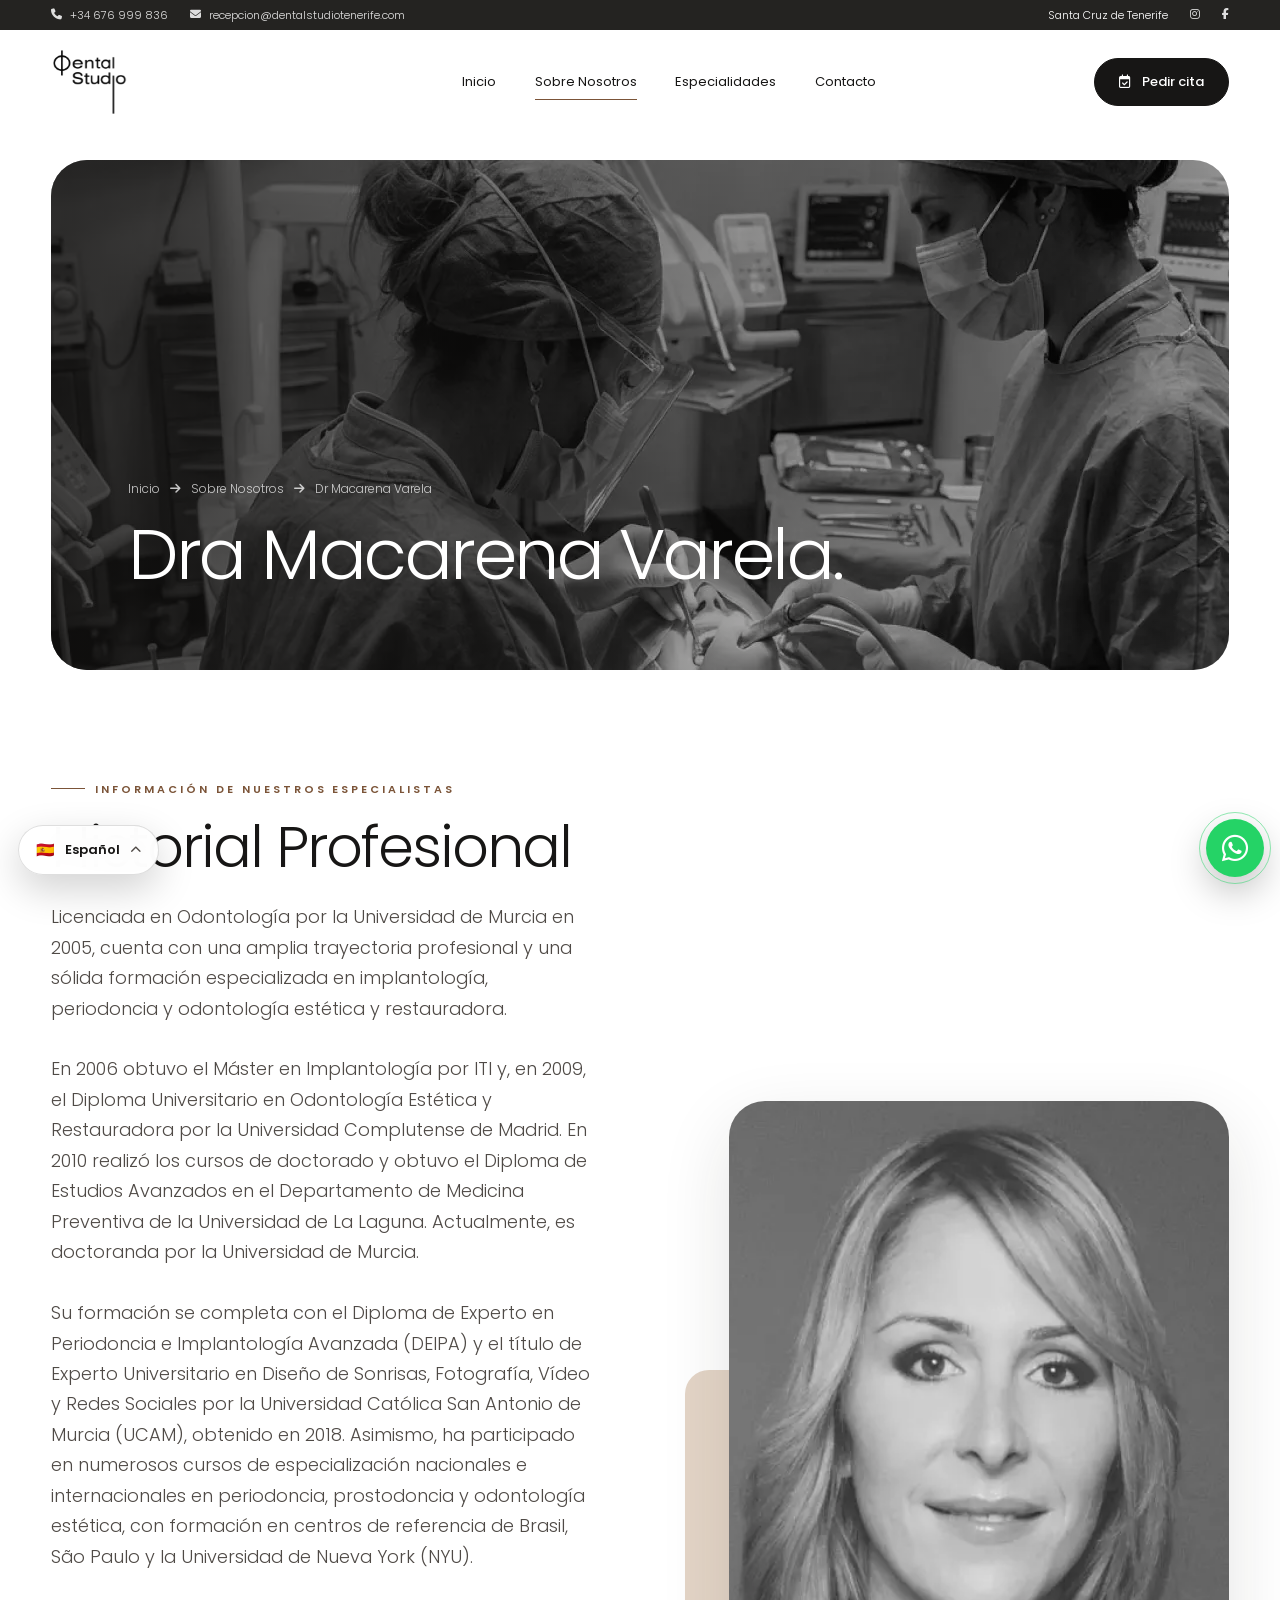
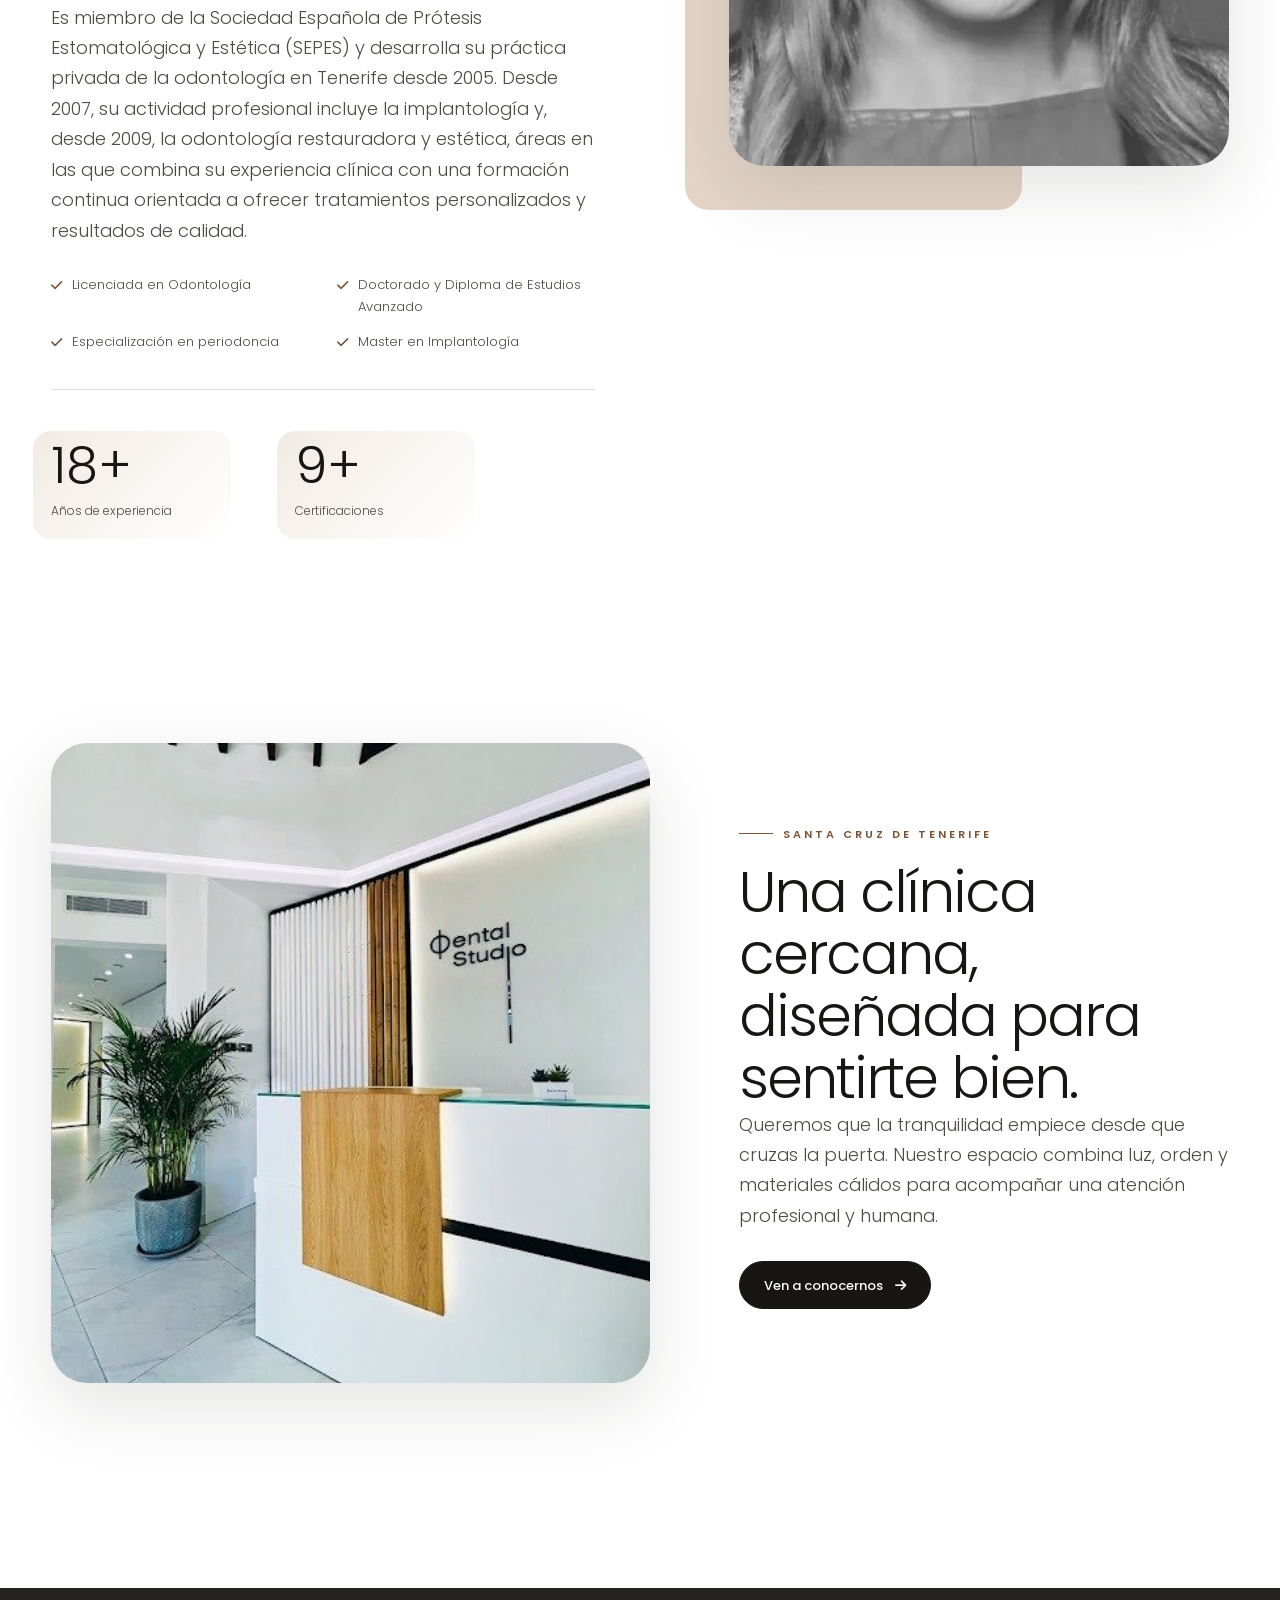
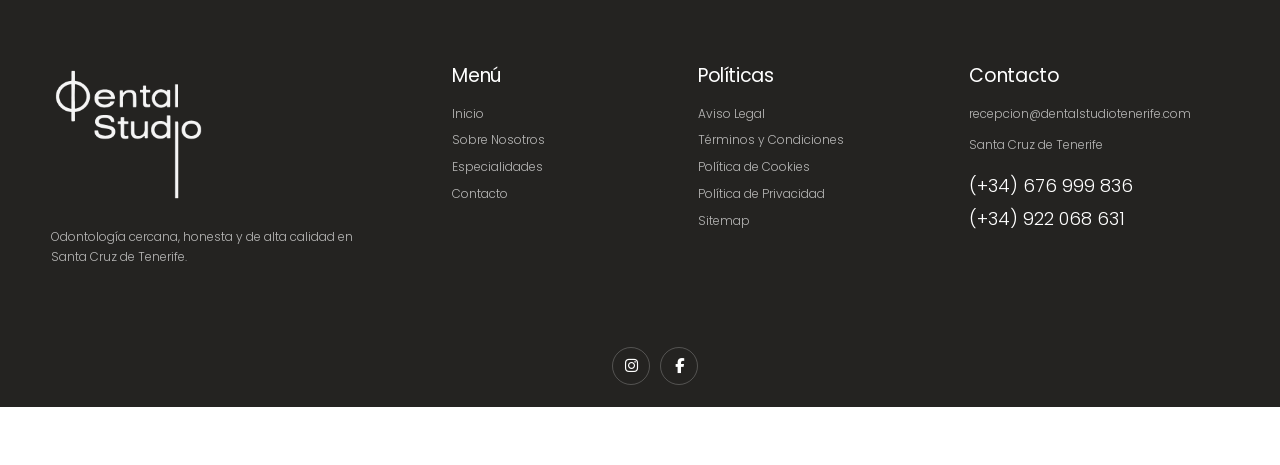
<file: Dr-Macarena-Varela.html>
<!DOCTYPE html>
<html lang="es"><head><meta charset="utf-8"/><meta content="width=device-width, initial-scale=1" name="viewport"/>
  <title>Sobre Nosotros | Dental Studio Tenerife</title><link href="favicon.ico" rel="icon" sizes="any"/>
  <link href="assets/img/favicon-32x32.png" rel="icon" sizes="32x32" type="image/png"/>
  <link href="assets/img/favicon-16x16.png" rel="icon" sizes="16x16" type="image/png"/>
  <link href="assets/img/apple-touch-icon.png" rel="apple-touch-icon" sizes="180x180"/>
  <link href="site.webmanifest" rel="manifest"/><meta content="#ffffff" name="theme-color"/>
  <meta content="Conoce el equipo, la filosofía y los valores de Dental Studio Tenerife." name="description"/>
  <link href="https://fonts.googleapis.com" rel="preconnect"/><link crossorigin="" href="https://fonts.gstatic.com" rel="preconnect"/>
  <link href="https://cdnjs.cloudflare.com/ajax/libs/font-awesome/6.7.2/css/all.min.css" rel="stylesheet"/>
  <link href="assets/css/styles.css" rel="stylesheet"/>
</head>
<body>
  <div class="topbar"><div class="shell"><div class="topbar__group"><a href="tel:+34676999836">
    <i aria-hidden="true" class="fa-solid fa-phone"></i> +34 676 999 836</a>
    <a href="mailto:recepcion@dentalstudiotenerife.com"><i aria-hidden="true" class="fa-solid fa-envelope"></i> recepcion@dentalstudiotenerife.com</a>
  </div>
  <div class="topbar__group">
      <span>Santa Cruz de Tenerife</span>
      <a aria-label="Instagram" href="#"><i class="fa-brands fa-instagram"></i></a><a aria-label="Facebook" href="#"><i class="fa-brands fa-facebook-f"></i></a></div></div></div>
<header class="site-header"><div class="shell"><a aria-label="Dental Studio, inicio" class="brand" href="index.html"><img alt="Dental Studio" src="assets/img/logo-dental-studio-hd.png"/></a><nav aria-label="Navegación principal" class="nav-links" id="mobile-navigation"><div class="mobile-nav-head">
<a aria-label="Dental Studio, inicio" class="mobile-nav-brand" href="index.html">
<img alt="Dental Studio" src="assets/img/logo-dental-studio-hd.png"/>
</a>
<button aria-label="Cerrar menú" class="mobile-nav-close" data-menu-close="" type="button">
<i aria-hidden="true" class="fa-solid fa-xmark"></i>
</button>
</div><a href="index.html">Inicio</a>
<a aria-current="page" href="sobre-nosotros.html">Sobre Nosotros</a><a href="servicios.html">Especialidades</a><a href="contacto.html">Contacto</a><div class="mobile-nav-footer">
<a class="btn mobile-nav-cta" href="contacto.html">
<i aria-hidden="true" class="fa-regular fa-calendar-check"></i>
    Pedir cita
  </a>
<div class="mobile-nav-contact">
<a href="tel:+34676999836"><i aria-hidden="true" class="fa-solid fa-phone"></i><span>+34 676 999 836</span></a>
<a href="mailto:recepcion@dentalstudiotenerife.com"><i aria-hidden="true" class="fa-solid fa-envelope"></i><span>recepcion@dentalstudiotenerife.com</span></a>
</div>
<p>Santa Cruz de Tenerife</p>
</div></nav><a class="btn nav-cta" href="contacto.html"><i class="fa-regular fa-calendar-check"></i> Pedir cita</a><button aria-controls="mobile-navigation" aria-expanded="false" aria-label="Abrir menú de navegación" class="menu-toggle" type="button"><span aria-hidden="true" class="menu-toggle__line menu-toggle__line--top"></span><span aria-hidden="true" class="menu-toggle__line menu-toggle__line--middle"></span><span aria-hidden="true" class="menu-toggle__line menu-toggle__line--bottom"></span></button></div></header><button aria-label="Cerrar menú" class="nav-backdrop" data-menu-close="" type="button"></button><main>
<section class="page-hero">
  <div class="shell"><div class="page-hero__frame"><img alt="Equipo de Dental Studio" src="assets/img/banner-princ-dr-macarena-varela.webp"/>
    <div class="page-hero__content">
      <div class="breadcrumb">
        <a href="index.html">Inicio</a>
        <i class="fa-solid fa-arrow-right"></i>
        <a href="sobre-nosotros.html">Sobre Nosotros</a>
        <i class="fa-solid fa-arrow-right"></i>
        <span>Dr Macarena Varela</span></div>
  <h1>Dra Macarena Varela.</h1></div></div></div></section>
<section class="section"><div class="shell about-feature"><div class="about-feature__copy" data-reveal="left">
  <p class="kicker">Información de nuestros especialistas</p>
  <h2>Historial Profesional</h2>
  <p class="lead">Licenciada en Odontología por la Universidad de Murcia en 2005, cuenta con una amplia trayectoria profesional y una sólida formación especializada en implantología, periodoncia y odontología estética y restauradora.<br><br>
En 2006 obtuvo el Máster en Implantología por ITI y, en 2009, el Diploma Universitario en Odontología Estética y Restauradora por la Universidad Complutense de Madrid. En 2010 realizó los cursos de doctorado y obtuvo el Diploma de Estudios Avanzados en el Departamento de Medicina Preventiva de la Universidad de La Laguna. Actualmente, es doctoranda por la Universidad de Murcia.<br><br>
Su formación se completa con el Diploma de Experto en Periodoncia e Implantología Avanzada (DEIPA) y el título de Experto Universitario en Diseño de Sonrisas, Fotografía, Vídeo y Redes Sociales por la Universidad Católica San Antonio de Murcia (UCAM), obtenido en 2018. Asimismo, ha participado en numerosos cursos de especialización nacionales e internacionales en periodoncia, prostodoncia y odontología estética, con formación en centros de referencia de Brasil, São Paulo y la Universidad de Nueva York (NYU).<br><br>
Es miembro de la Sociedad Española de Prótesis Estomatológica y Estética (SEPES) y desarrolla su práctica privada de la odontología en Tenerife desde 2005. Desde 2007, su actividad profesional incluye la implantología y, desde 2009, la odontología restauradora y estética, áreas en las que combina su experiencia clínica con una formación continua orientada a ofrecer tratamientos personalizados y resultados de calidad.</p>
<div class="check-list">
  <span><i class="fa-solid fa-check"></i> Licenciada en Odontología</span>
  <span><i class="fa-solid fa-check"></i> Doctorado y Diploma de Estudios Avanzado</span>
  <span><i class="fa-solid fa-check"></i> Especialización en periodoncia</span>
  <span><i class="fa-solid fa-check"></i> Master en Implantología</span>
</div>
  <div class="stats-row"><div class="stat">
    <strong class="counter" data-count="20" data-suffix="+">20+</strong><span>Años de experiencia</span>
  </div>
  <div class="stat"><strong class="counter" data-count="10" data-suffix="+">10+</strong>
    <span>Certificaciones</span></div>
  </div>
</div>
<div class="about-feature__media" data-reveal="right">
  <img class="img-doctores" alt="Gabinete de Dental Studio" src="assets/img/imagen-dr-macarena-varela-CV.webp"/></div></div></section>
<!--
  <section class="section section--dark"><div class="shell team-panel"><div class="team-panel__copy" data-reveal="left"><p class="kicker">Nuestro equipo</p><h2>Experiencia, coordinación y vocación.</h2><p class="lead">Nuestro equipo está formado por profesionales especializados en distintas áreas de la odontología. Trabajamos juntos para ofrecer soluciones completas, seguras y cómodas.</p><div class="team-points"><div class="team-point"><i class="fa-solid fa-stethoscope"></i> Diagnóstico integral</div><div class="team-point"><i class="fa-solid fa-users"></i> Trabajo coordinado</div><div class="team-point"><i class="fa-solid fa-graduation-cap"></i> Formación continua</div><div class="team-point"><i class="fa-solid fa-heart"></i> Acompañamiento real</div></div></div><div class="team-panel__media" data-reveal="right"><img alt="Profesionales de Dental Studio" src="assets/img/3-e1776728262729.png"/><img alt="Recepción de Dental Studio" src="assets/img/imgi_25_AF1QipPCyVKzlpsHftdVtiN4ZuaSzImAL5-_rBlGt6I5s609-k-no.jpg"/></div></div></section>
<section class="section section--cream"><div class="shell"><div class="section-heading center" data-reveal=""><p class="kicker">El alma de nuestra clínica</p><h2>Valores que se notan en cada visita.</h2><p class="lead">Combinamos la vanguardia tecnológica con el calor humano para que cada tratamiento sea técnicamente preciso y emocionalmente tranquilo.</p></div><div class="values-grid"><article class="value-card" data-reveal=""><i class="fa-regular fa-comments"></i><h3>Filosofía</h3><p>Transformamos la visita al dentista en una experiencia clara, calmada y sin juicios.</p></article><article class="value-card" data-reveal=""><i class="fa-solid fa-location-dot"></i><h3>Comunidad</h3><p>Somos parte de Tenerife y cuidamos a nuestros vecinos con cercanía.</p></article><article class="value-card" data-reveal=""><i class="fa-solid fa-shield-heart"></i><h3>Compromiso</h3><p>Tu salud es nuestra prioridad. Recomendamos solo lo que realmente necesitas.</p></article><article class="value-card" data-reveal=""><i class="fa-solid fa-arrow-trend-up"></i><h3>Crecimiento</h3><p>Formación continua e inversión en tecnología para ofrecer soluciones innovadoras.</p></article><article class="value-card" data-reveal=""><i class="fa-regular fa-handshake"></i><h3>Honestidad</h3><p>Información transparente, tratamientos claros y presupuestos sin sorpresas.</p></article><article class="value-card" data-reveal=""><i class="fa-solid fa-people-group"></i><h3>Trabajo en equipo</h3><p>Una visión 360º de tu salud bucodental gracias a especialistas coordinados.</p></article></div></div></section>
-->

<section class="section"><div class="shell local-story"><img alt="Recepción de Dental Studio" data-reveal="left" src="assets/img/imgi_25_AF1QipPCyVKzlpsHftdVtiN4ZuaSzImAL5-_rBlGt6I5s609-k-no.jpg"/><div data-reveal="right"><p class="kicker">Santa Cruz de Tenerife</p><h2>Una clínica cercana, diseñada para sentirte bien.</h2><p class="lead">Queremos que la tranquilidad empiece desde que cruzas la puerta. Nuestro espacio combina luz, orden y materiales cálidos para acompañar una atención profesional y humana.</p><div class="btn-row"><a class="btn" href="contacto.html">Ven a conocernos <i class="fa-solid fa-arrow-right"></i></a></div></div></div></section>
</main><footer class="site-footer"><div class="shell"><div class="footer-grid"><div class="footer-brand"><img alt="Dental Studio" src="assets/img/logo-dental-studio-hd.png"/><p>Odontología cercana, honesta y de alta calidad en Santa Cruz de Tenerife.</p></div><div class="footer-col"><h3>Menú</h3><nav><a href="index.html">Inicio</a>
  <a href="sobre-nosotros.html">Sobre Nosotros</a><a href="servicios.html">Especialidades</a><a href="contacto.html">Contacto</a></nav></div><div class="footer-col"><h3>Políticas</h3><nav><a href="aviso-legal.html">Aviso Legal</a><a href="terminos-y-condiciones.html">Términos y Condiciones</a><a href="politicas-de-cookies.html">Política de Cookies</a><a href="politicas-de-privacidad.html">Política de Privacidad</a><a href="sitemap.html">Sitemap</a></nav></div><div class="footer-col"><h3>Contacto</h3><p>recepcion@dentalstudiotenerife.com</p><p>Santa Cruz de Tenerife</p><div class="footer-phones">(+34) 676 999 836<br/>(+34) 922 068 631</div></div></div><p class="funding-copy"></p><div class="footer-bottom"><span></span><div class="footer-social"><a aria-label="Instagram" href="#"><i class="fa-brands fa-instagram"></i></a><a aria-label="Facebook" href="#"><i class="fa-brands fa-facebook-f"></i></a></div></div></div></footer>
<aside aria-label="Selector de idioma" class="language-switcher">
<button aria-expanded="false" aria-haspopup="listbox" class="language-toggle" type="button"><span aria-hidden="true">🇪🇸</span><strong>ES</strong><i aria-hidden="true" class="fa-solid fa-chevron-up"></i></button>
<div aria-label="Seleccionar idioma" class="language-menu" role="listbox"><button aria-selected="true" class="language-option is-active" data-lang="es" role="option" type="button"><span aria-hidden="true">🇪🇸</span><span>Español</span><span class="language-option__code">ES</span></button><button aria-selected="false" class="language-option" data-lang="en" role="option" type="button"><span aria-hidden="true">🇬🇧</span><span>English</span><span class="language-option__code">EN</span></button><button aria-selected="false" class="language-option" data-lang="de" role="option" type="button"><span aria-hidden="true">🇩🇪</span><span>Deutsch</span><span class="language-option__code">DE</span></button><button aria-selected="false" class="language-option" data-lang="fr" role="option" type="button"><span aria-hidden="true">🇫🇷</span><span>Français</span><span class="language-option__code">FR</span></button><button aria-selected="false" class="language-option" data-lang="it" role="option" type="button"><span aria-hidden="true">🇮🇹</span><span>Italiano</span><span class="language-option__code">IT</span></button><button aria-selected="false" class="language-option" data-lang="pt" role="option" type="button"><span aria-hidden="true">🇵🇹</span><span>Português</span><span class="language-option__code">PT</span></button><button aria-selected="false" class="language-option" data-lang="nl" role="option" type="button"><span aria-hidden="true">🇳🇱</span><span>Nederlands</span><span class="language-option__code">NL</span></button><button aria-selected="false" class="language-option" data-lang="pl" role="option" type="button"><span aria-hidden="true">🇵🇱</span><span>Polski</span><span class="language-option__code">PL</span></button><button aria-selected="false" class="language-option" data-lang="sv" role="option" type="button"><span aria-hidden="true">🇸🇪</span><span>Svenska</span><span class="language-option__code">SV</span></button><button aria-selected="false" class="language-option" data-lang="da" role="option" type="button"><span aria-hidden="true">🇩🇰</span><span>Dansk</span><span class="language-option__code">DA</span></button><button aria-selected="false" class="language-option" data-lang="no" role="option" type="button"><span aria-hidden="true">🇳🇴</span><span>Norsk</span><span class="language-option__code">NO</span></button></div>
</aside>
<a aria-label="Contactar por WhatsApp" class="whatsapp" href="https://wa.me/34676999836?text=Hola%20Dental%20Studio%2C%20quiero%20solicitar%20informaci%C3%B3n." rel="noopener noreferrer" target="_blank" title="Contactar por WhatsApp"><i aria-hidden="true" class="fa-brands fa-whatsapp"></i></a><script src="assets/js/site.js"></script></body></html>
</file>
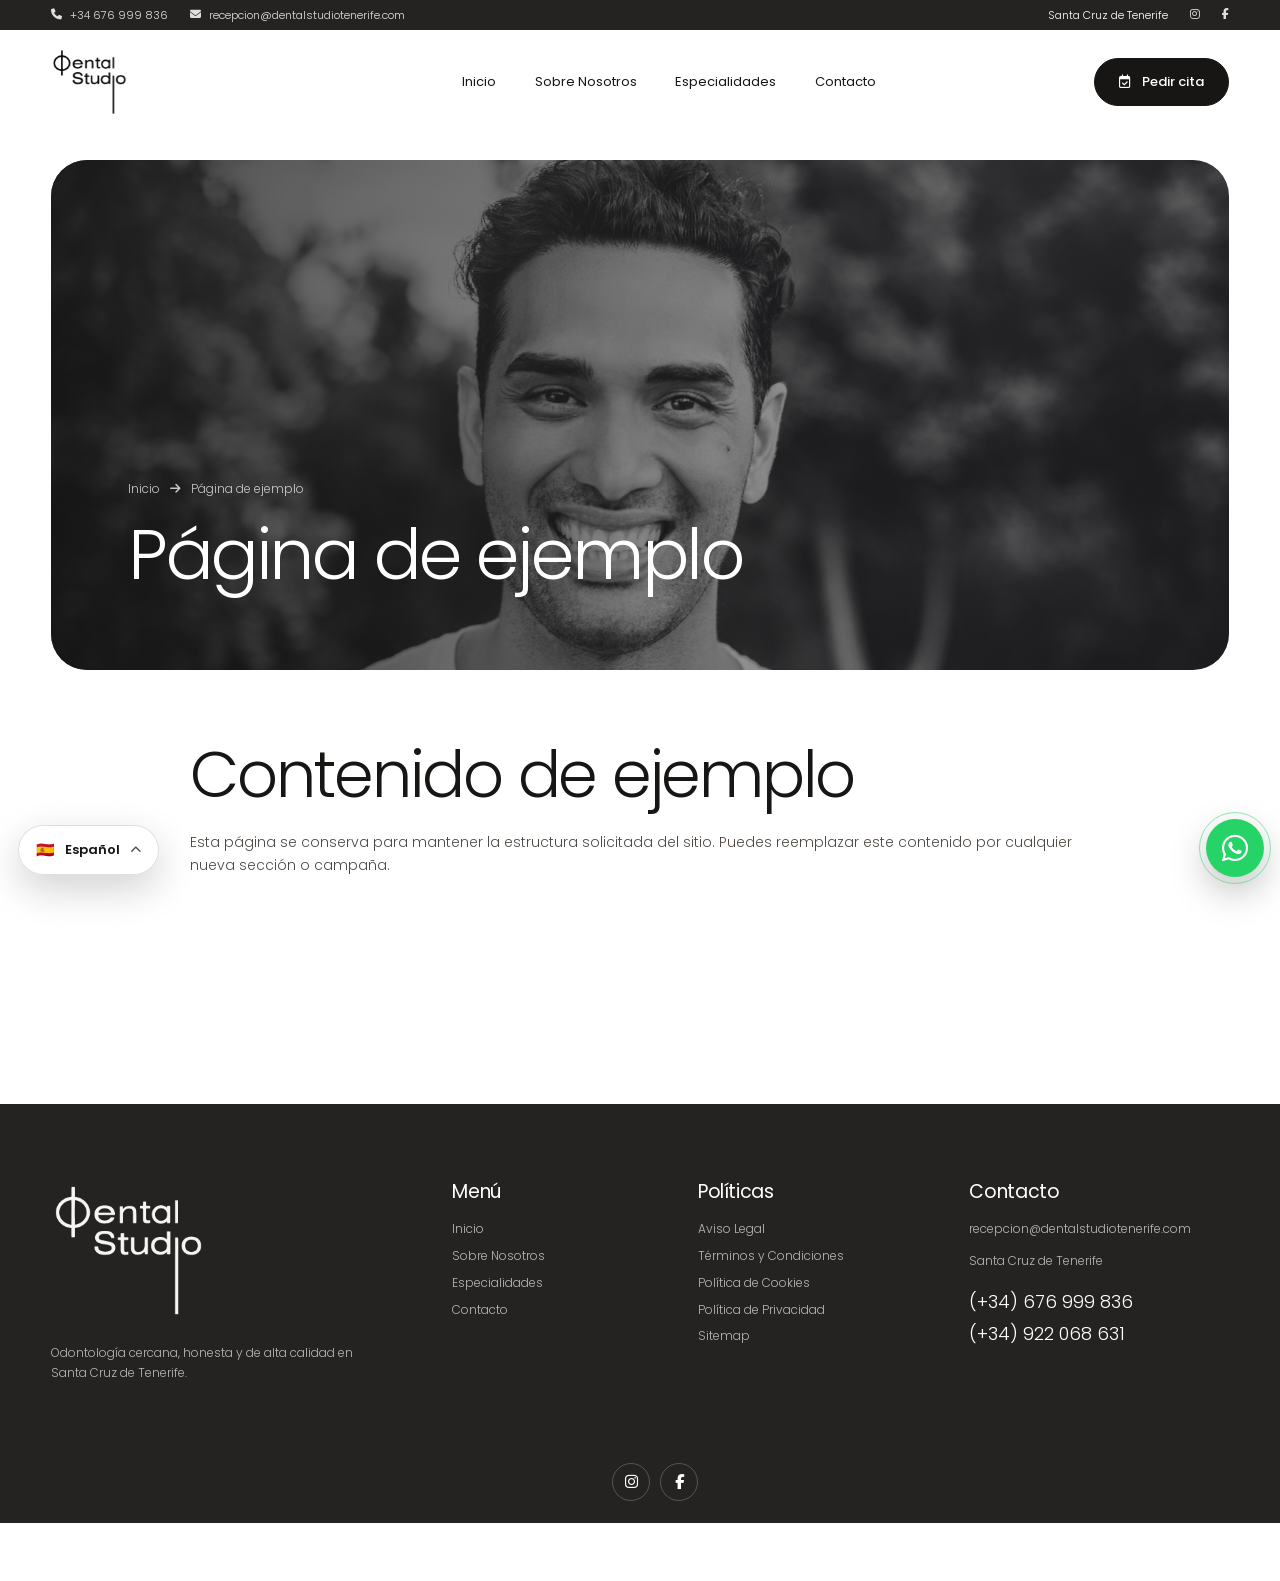
<file: pagina-de-ejemplo.html>
<!DOCTYPE html>
<html lang="es"><head><meta charset="utf-8"/><meta content="width=device-width, initial-scale=1" name="viewport"/><title>Página de ejemplo | Dental Studio Tenerife</title><link href="favicon.ico" rel="icon" sizes="any"/><link href="assets/img/favicon-32x32.png" rel="icon" sizes="32x32" type="image/png"/><link href="assets/img/favicon-16x16.png" rel="icon" sizes="16x16" type="image/png"/><link href="assets/img/apple-touch-icon.png" rel="apple-touch-icon" sizes="180x180"/><link href="site.webmanifest" rel="manifest"/><meta content="#ffffff" name="theme-color"/><meta content="Página de ejemplo" name="description"/><link href="https://fonts.googleapis.com" rel="preconnect"/><link crossorigin="" href="https://fonts.gstatic.com" rel="preconnect"/><link href="https://cdnjs.cloudflare.com/ajax/libs/font-awesome/6.7.2/css/all.min.css" rel="stylesheet"/><link href="assets/css/styles.css" rel="stylesheet"/></head><body><div class="topbar"><div class="shell"><div class="topbar__group"><a href="tel:+34676999836"><i aria-hidden="true" class="fa-solid fa-phone"></i> +34 676 999 836</a><a href="mailto:recepcion@dentalstudiotenerife.com"><i aria-hidden="true" class="fa-solid fa-envelope"></i> recepcion@dentalstudiotenerife.com</a></div><div class="topbar__group"><span>Santa Cruz de Tenerife</span><a aria-label="Instagram" href="#"><i class="fa-brands fa-instagram"></i></a><a aria-label="Facebook" href="#"><i class="fa-brands fa-facebook-f"></i></a></div></div></div>
<header class="site-header"><div class="shell"><a aria-label="Dental Studio, inicio" class="brand" href="index.html"><img alt="Dental Studio" src="assets/img/logo-dental-studio-hd.png"/></a><nav aria-label="Navegación principal" class="nav-links" id="mobile-navigation"><div class="mobile-nav-head">
<a aria-label="Dental Studio, inicio" class="mobile-nav-brand" href="index.html">
<img alt="Dental Studio" src="assets/img/logo-dental-studio-hd.png"/>
</a>
<button aria-label="Cerrar menú" class="mobile-nav-close" data-menu-close="" type="button">
<i aria-hidden="true" class="fa-solid fa-xmark"></i>
</button>
</div><a href="index.html">Inicio</a><a href="sobre-nosotros.html">Sobre Nosotros</a><a href="servicios.html">Especialidades</a><a href="contacto.html">Contacto</a><div class="mobile-nav-footer">
<a class="btn mobile-nav-cta" href="contacto.html">
<i aria-hidden="true" class="fa-regular fa-calendar-check"></i>
    Pedir cita
  </a>
<div class="mobile-nav-contact">
<a href="tel:+34676999836"><i aria-hidden="true" class="fa-solid fa-phone"></i><span>+34 676 999 836</span></a>
<a href="mailto:recepcion@dentalstudiotenerife.com"><i aria-hidden="true" class="fa-solid fa-envelope"></i><span>recepcion@dentalstudiotenerife.com</span></a>
</div>
<p>Santa Cruz de Tenerife</p>
</div></nav><a class="btn nav-cta" href="contacto.html"><i class="fa-regular fa-calendar-check"></i> Pedir cita</a><button aria-controls="mobile-navigation" aria-expanded="false" aria-label="Abrir menú de navegación" class="menu-toggle" type="button"><span aria-hidden="true" class="menu-toggle__line menu-toggle__line--top"></span><span aria-hidden="true" class="menu-toggle__line menu-toggle__line--middle"></span><span aria-hidden="true" class="menu-toggle__line menu-toggle__line--bottom"></span></button></div></header><button aria-label="Cerrar menú" class="nav-backdrop" data-menu-close="" type="button"></button><main><section class="page-hero"><div class="shell"><div class="page-hero__frame"><img alt="Paciente sonriendo" src="assets/img/5-scaled.png"/><div class="page-hero__content"><div class="breadcrumb"><a href="index.html">Inicio</a><i class="fa-solid fa-arrow-right"></i><span>Página de ejemplo</span></div><h1>Página de ejemplo</h1></div></div></div></section><section class="policy-wrap"><div class="policy-content"><h1>Contenido de ejemplo</h1><p>Esta página se conserva para mantener la estructura solicitada del sitio. Puedes reemplazar este contenido por cualquier nueva sección o campaña.</p></div></section></main><footer class="site-footer"><div class="shell"><div class="footer-grid"><div class="footer-brand"><img alt="Dental Studio" src="assets/img/logo-dental-studio-hd.png"/><p>Odontología cercana, honesta y de alta calidad en Santa Cruz de Tenerife.</p></div><div class="footer-col"><h3>Menú</h3><nav><a href="index.html">Inicio</a><a href="sobre-nosotros.html">Sobre Nosotros</a><a href="servicios.html">Especialidades</a><a href="contacto.html">Contacto</a></nav></div><div class="footer-col"><h3>Políticas</h3><nav><a href="aviso-legal.html">Aviso Legal</a><a href="terminos-y-condiciones.html">Términos y Condiciones</a><a href="politicas-de-cookies.html">Política de Cookies</a><a href="politicas-de-privacidad.html">Política de Privacidad</a><a href="sitemap.html">Sitemap</a></nav></div><div class="footer-col"><h3>Contacto</h3><p>recepcion@dentalstudiotenerife.com</p><p>Santa Cruz de Tenerife</p><div class="footer-phones">(+34) 676 999 836<br/>(+34) 922 068 631</div></div></div><p class="funding-copy"></p><div class="footer-bottom"><span></span><div class="footer-social"><a aria-label="Instagram" href="#"><i class="fa-brands fa-instagram"></i></a><a aria-label="Facebook" href="#"><i class="fa-brands fa-facebook-f"></i></a></div></div></div></footer>
<aside aria-label="Selector de idioma" class="language-switcher">
<button aria-expanded="false" aria-haspopup="listbox" class="language-toggle" type="button"><span aria-hidden="true">🇪🇸</span><strong>ES</strong><i aria-hidden="true" class="fa-solid fa-chevron-up"></i></button>
<div aria-label="Seleccionar idioma" class="language-menu" role="listbox"><button aria-selected="true" class="language-option is-active" data-lang="es" role="option" type="button"><span aria-hidden="true">🇪🇸</span><span>Español</span><span class="language-option__code">ES</span></button><button aria-selected="false" class="language-option" data-lang="en" role="option" type="button"><span aria-hidden="true">🇬🇧</span><span>English</span><span class="language-option__code">EN</span></button><button aria-selected="false" class="language-option" data-lang="de" role="option" type="button"><span aria-hidden="true">🇩🇪</span><span>Deutsch</span><span class="language-option__code">DE</span></button><button aria-selected="false" class="language-option" data-lang="fr" role="option" type="button"><span aria-hidden="true">🇫🇷</span><span>Français</span><span class="language-option__code">FR</span></button><button aria-selected="false" class="language-option" data-lang="it" role="option" type="button"><span aria-hidden="true">🇮🇹</span><span>Italiano</span><span class="language-option__code">IT</span></button><button aria-selected="false" class="language-option" data-lang="pt" role="option" type="button"><span aria-hidden="true">🇵🇹</span><span>Português</span><span class="language-option__code">PT</span></button><button aria-selected="false" class="language-option" data-lang="nl" role="option" type="button"><span aria-hidden="true">🇳🇱</span><span>Nederlands</span><span class="language-option__code">NL</span></button><button aria-selected="false" class="language-option" data-lang="pl" role="option" type="button"><span aria-hidden="true">🇵🇱</span><span>Polski</span><span class="language-option__code">PL</span></button><button aria-selected="false" class="language-option" data-lang="sv" role="option" type="button"><span aria-hidden="true">🇸🇪</span><span>Svenska</span><span class="language-option__code">SV</span></button><button aria-selected="false" class="language-option" data-lang="da" role="option" type="button"><span aria-hidden="true">🇩🇰</span><span>Dansk</span><span class="language-option__code">DA</span></button><button aria-selected="false" class="language-option" data-lang="no" role="option" type="button"><span aria-hidden="true">🇳🇴</span><span>Norsk</span><span class="language-option__code">NO</span></button></div>
</aside>
<a aria-label="Contactar por WhatsApp" class="whatsapp" href="https://wa.me/34676999836?text=Hola%20Dental%20Studio%2C%20quiero%20solicitar%20informaci%C3%B3n." rel="noopener noreferrer" target="_blank" title="Contactar por WhatsApp"><i aria-hidden="true" class="fa-brands fa-whatsapp"></i></a><script src="assets/js/site.js"></script></body></html>
</file>
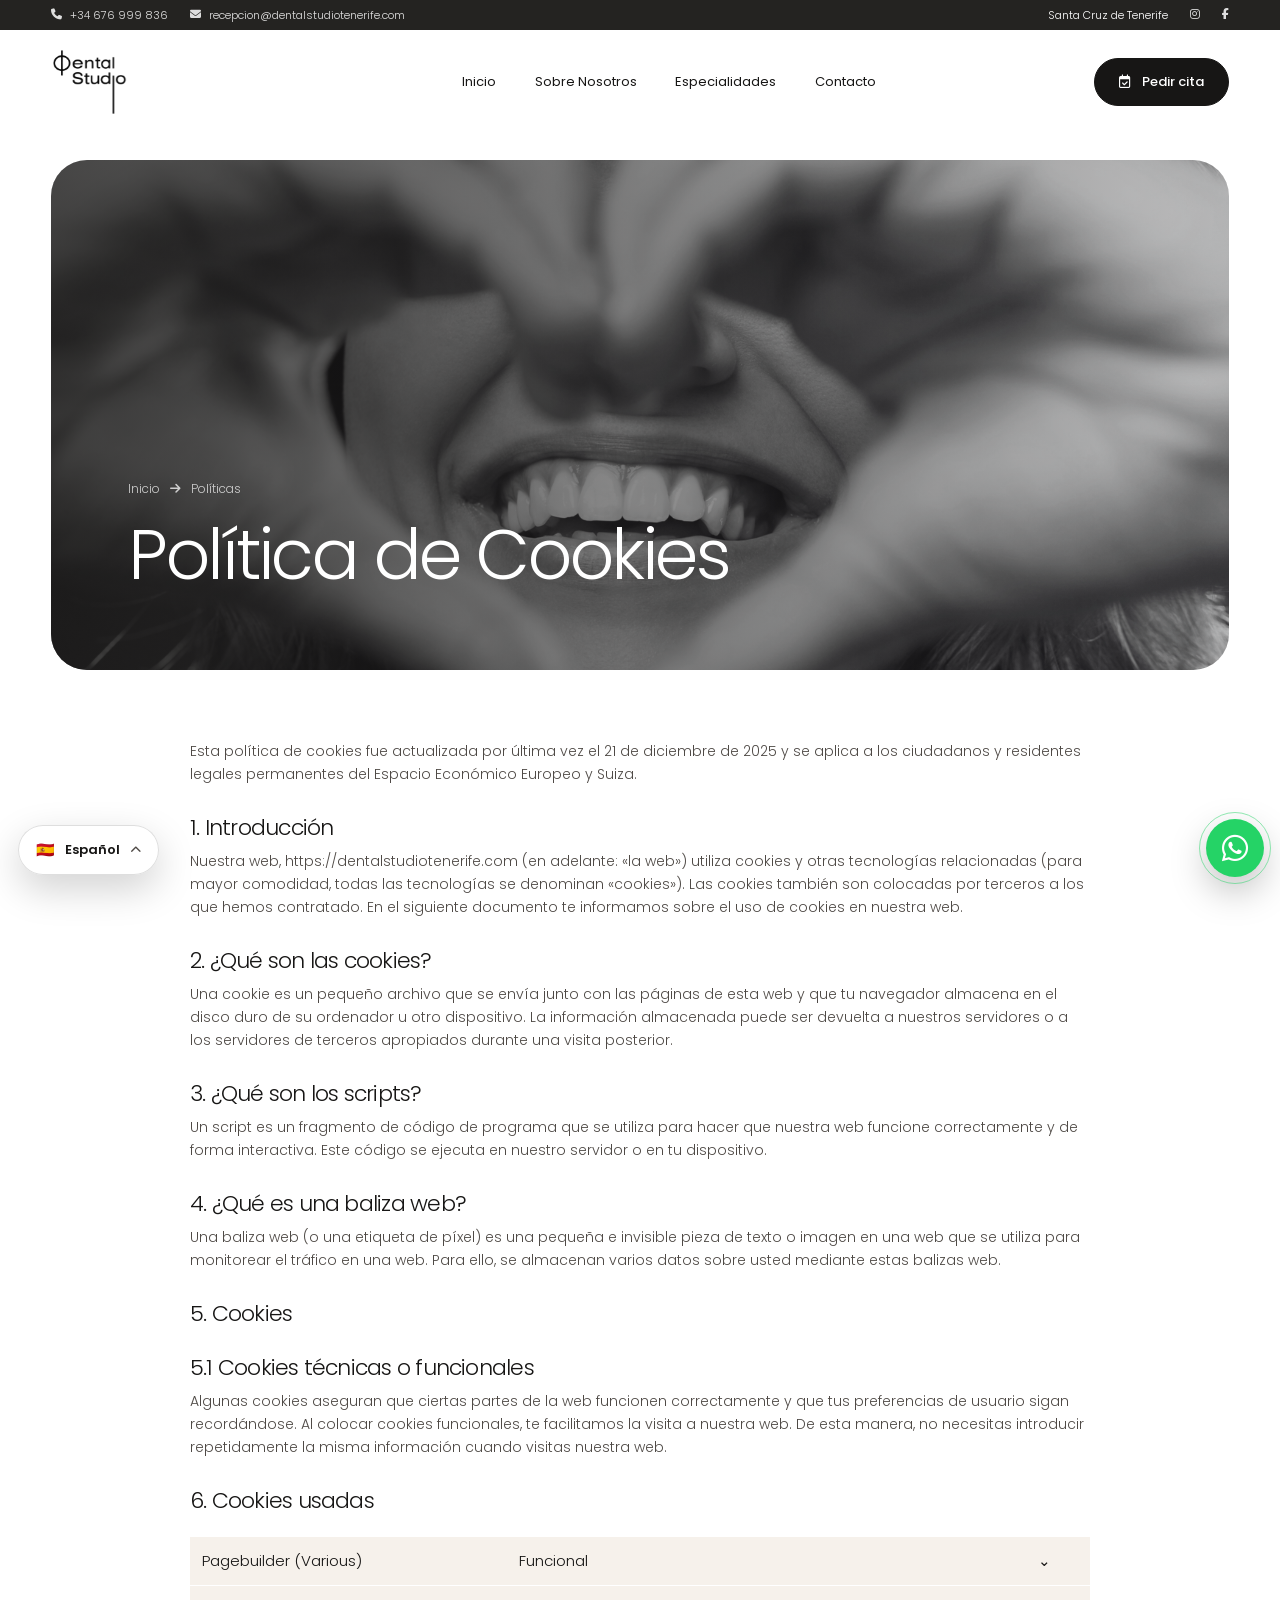
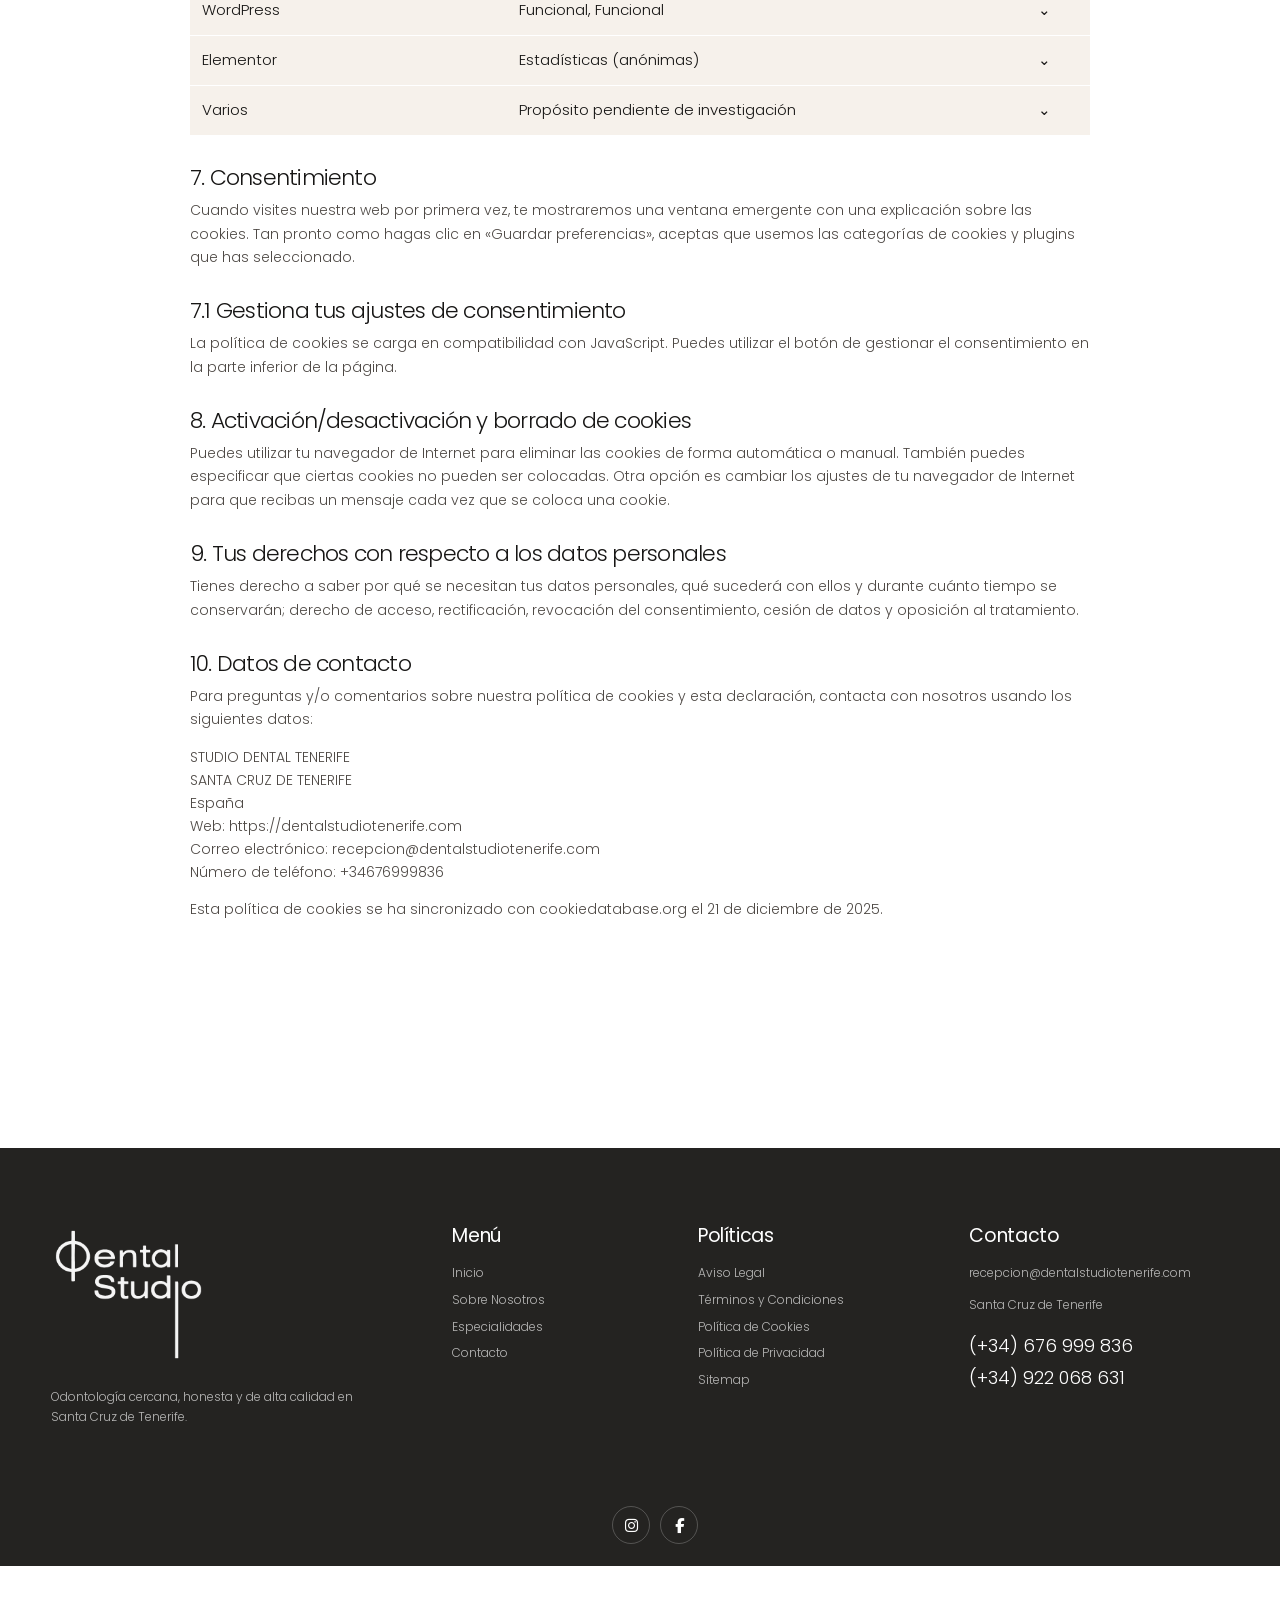
<file: politicas-de-cookies.html>
<!DOCTYPE html>
<html lang="es"><head><meta charset="utf-8"/><meta content="width=device-width, initial-scale=1" name="viewport"/><title>Política de Cookies | Dental Studio Tenerife</title><link href="favicon.ico" rel="icon" sizes="any"/><link href="assets/img/favicon-32x32.png" rel="icon" sizes="32x32" type="image/png"/><link href="assets/img/favicon-16x16.png" rel="icon" sizes="16x16" type="image/png"/><link href="assets/img/apple-touch-icon.png" rel="apple-touch-icon" sizes="180x180"/><link href="site.webmanifest" rel="manifest"/><meta content="#ffffff" name="theme-color"/><meta content="Política de Cookies" name="description"/><link href="https://fonts.googleapis.com" rel="preconnect"/><link crossorigin="" href="https://fonts.gstatic.com" rel="preconnect"/><link href="https://cdnjs.cloudflare.com/ajax/libs/font-awesome/6.7.2/css/all.min.css" rel="stylesheet"/><link href="assets/css/styles.css" rel="stylesheet"/></head><body><div class="topbar"><div class="shell"><div class="topbar__group"><a href="tel:+34676999836"><i aria-hidden="true" class="fa-solid fa-phone"></i> +34 676 999 836</a><a href="mailto:recepcion@dentalstudiotenerife.com"><i aria-hidden="true" class="fa-solid fa-envelope"></i> recepcion@dentalstudiotenerife.com</a></div><div class="topbar__group"><span>Santa Cruz de Tenerife</span><a aria-label="Instagram" href="#"><i class="fa-brands fa-instagram"></i></a><a aria-label="Facebook" href="#"><i class="fa-brands fa-facebook-f"></i></a></div></div></div>
<header class="site-header"><div class="shell"><a aria-label="Dental Studio, inicio" class="brand" href="index.html"><img alt="Dental Studio" src="assets/img/logo-dental-studio-hd.png"/></a><nav aria-label="Navegación principal" class="nav-links" id="mobile-navigation"><div class="mobile-nav-head">
<a aria-label="Dental Studio, inicio" class="mobile-nav-brand" href="index.html">
<img alt="Dental Studio" src="assets/img/logo-dental-studio-hd.png"/>
</a>
<button aria-label="Cerrar menú" class="mobile-nav-close" data-menu-close="" type="button">
<i aria-hidden="true" class="fa-solid fa-xmark"></i>
</button>
</div><a href="index.html">Inicio</a><a href="sobre-nosotros.html">Sobre Nosotros</a><a href="servicios.html">Especialidades</a><a href="contacto.html">Contacto</a><div class="mobile-nav-footer">
<a class="btn mobile-nav-cta" href="contacto.html">
<i aria-hidden="true" class="fa-regular fa-calendar-check"></i>
    Pedir cita
  </a>
<div class="mobile-nav-contact">
<a href="tel:+34676999836"><i aria-hidden="true" class="fa-solid fa-phone"></i><span>+34 676 999 836</span></a>
<a href="mailto:recepcion@dentalstudiotenerife.com"><i aria-hidden="true" class="fa-solid fa-envelope"></i><span>recepcion@dentalstudiotenerife.com</span></a>
</div>
<p>Santa Cruz de Tenerife</p>
</div></nav><a class="btn nav-cta" href="contacto.html"><i class="fa-regular fa-calendar-check"></i> Pedir cita</a><button aria-controls="mobile-navigation" aria-expanded="false" aria-label="Abrir menú de navegación" class="menu-toggle" type="button"><span aria-hidden="true" class="menu-toggle__line menu-toggle__line--top"></span><span aria-hidden="true" class="menu-toggle__line menu-toggle__line--middle"></span><span aria-hidden="true" class="menu-toggle__line menu-toggle__line--bottom"></span></button></div></header><button aria-label="Cerrar menú" class="nav-backdrop" data-menu-close="" type="button"></button><main><section class="page-hero"><div class="shell"><div class="page-hero__frame"><img alt="Atención dental" src="assets/img/9-scaled.png"/><div class="page-hero__content"><div class="breadcrumb"><a href="index.html">Inicio</a><i class="fa-solid fa-arrow-right"></i><span>Políticas</span></div><h1>Política de Cookies</h1></div></div></div></section><section class="policy-wrap"><article class="policy-content">
<p class="updated"> Esta política de cookies fue actualizada por última vez el 21 de diciembre de 2025 y se aplica a los ciudadanos y residentes legales permanentes del Espacio Económico Europeo y Suiza. </p>
<h3> 1. Introducción </h3>
<p> Nuestra web, https://dentalstudiotenerife.com (en adelante: «la web») utiliza cookies y otras tecnologías relacionadas (para mayor comodidad, todas las tecnologías se denominan «cookies»). Las cookies también son colocadas por terceros a los que hemos contratado. En el siguiente documento te informamos sobre el uso de cookies en nuestra web. </p>
<h3> 2. ¿Qué son las cookies? </h3>
<p> Una cookie es un pequeño archivo que se envía junto con las páginas de esta web y que tu navegador almacena en el disco duro de su ordenador u otro dispositivo. La información almacenada puede ser devuelta a nuestros servidores o a los servidores de terceros apropiados durante una visita posterior. </p>
<h3> 3. ¿Qué son los scripts? </h3>
<p> Un script es un fragmento de código de programa que se utiliza para hacer que nuestra web funcione correctamente y de forma interactiva. Este código se ejecuta en nuestro servidor o en tu dispositivo. </p>
<h3> 4. ¿Qué es una baliza web? </h3>
<p> Una baliza web (o una etiqueta de píxel) es una pequeña e invisible pieza de texto o imagen en una web que se utiliza para monitorear el tráfico en una web. Para ello, se almacenan varios datos sobre usted mediante estas balizas web. </p>
<h3> 5. Cookies </h3>
<h3> 5.1 Cookies técnicas o funcionales </h3>
<p> Algunas cookies aseguran que ciertas partes de la web funcionen correctamente y que tus preferencias de usuario sigan recordándose. Al colocar cookies funcionales, te facilitamos la visita a nuestra web. De esta manera, no necesitas introducir repetidamente la misma información cuando visitas nuestra web. </p>
<h3> 6. Cookies usadas </h3>
<div>
<table>
<tbody>
<tr>
<td> Pagebuilder (Various) </td>
<td> Funcional </td>
<td> ⌄ </td>
</tr>
<tr>
<td> WordPress </td>
<td> Funcional, Funcional </td>
<td> ⌄ </td>
</tr>
<tr>
<td> Elementor </td>
<td> Estadísticas (anónimas) </td>
<td> ⌄ </td>
</tr>
<tr>
<td> Varios </td>
<td> Propósito pendiente de investigación </td>
<td> ⌄ </td>
</tr>
</tbody>
</table>
</div>
<h3> 7. Consentimiento </h3>
<p> Cuando visites nuestra web por primera vez, te mostraremos una ventana emergente con una explicación sobre las cookies. Tan pronto como hagas clic en «Guardar preferencias», aceptas que usemos las categorías de cookies y plugins que has seleccionado. </p>
<h3> 7.1 Gestiona tus ajustes de consentimiento </h3>
<p> La política de cookies se carga en compatibilidad con JavaScript. Puedes utilizar el botón de gestionar el consentimiento en la parte inferior de la página. </p>
<h3> 8. Activación/desactivación y borrado de cookies </h3>
<p> Puedes utilizar tu navegador de Internet para eliminar las cookies de forma automática o manual. También puedes especificar que ciertas cookies no pueden ser colocadas. Otra opción es cambiar los ajustes de tu navegador de Internet para que recibas un mensaje cada vez que se coloca una cookie. </p>
<h3> 9. Tus derechos con respecto a los datos personales </h3>
<p> Tienes derecho a saber por qué se necesitan tus datos personales, qué sucederá con ellos y durante cuánto tiempo se conservarán; derecho de acceso, rectificación, revocación del consentimiento, cesión de datos y oposición al tratamiento. </p>
<h3> 10. Datos de contacto </h3>
<p> Para preguntas y/o comentarios sobre nuestra política de cookies y esta declaración, contacta con nosotros usando los siguientes datos: </p>
<p> STUDIO DENTAL TENERIFE <br/> SANTA CRUZ DE TENERIFE <br/> España <br/> Web: https://dentalstudiotenerife.com <br/> Correo electrónico: recepcion@dentalstudiotenerife.com <br/> Número de teléfono: +34676999836 </p>
<p> Esta política de cookies se ha sincronizado con cookiedatabase.org el 21 de diciembre de 2025. </p>
</article></section></main><footer class="site-footer"><div class="shell"><div class="footer-grid"><div class="footer-brand"><img alt="Dental Studio" src="assets/img/logo-dental-studio-hd.png"/><p>Odontología cercana, honesta y de alta calidad en Santa Cruz de Tenerife.</p></div><div class="footer-col"><h3>Menú</h3><nav><a href="index.html">Inicio</a><a href="sobre-nosotros.html">Sobre Nosotros</a><a href="servicios.html">Especialidades</a><a href="contacto.html">Contacto</a></nav></div><div class="footer-col"><h3>Políticas</h3><nav><a href="aviso-legal.html">Aviso Legal</a><a href="terminos-y-condiciones.html">Términos y Condiciones</a><a href="politicas-de-cookies.html">Política de Cookies</a><a href="politicas-de-privacidad.html">Política de Privacidad</a><a href="sitemap.html">Sitemap</a></nav></div><div class="footer-col"><h3>Contacto</h3><p>recepcion@dentalstudiotenerife.com</p><p>Santa Cruz de Tenerife</p><div class="footer-phones">(+34) 676 999 836<br/>(+34) 922 068 631</div></div></div><p class="funding-copy"></p><div class="footer-bottom"><span></span><div class="footer-social"><a aria-label="Instagram" href="#"><i class="fa-brands fa-instagram"></i></a><a aria-label="Facebook" href="#"><i class="fa-brands fa-facebook-f"></i></a></div></div></div></footer>
<aside aria-label="Selector de idioma" class="language-switcher">
<button aria-expanded="false" aria-haspopup="listbox" class="language-toggle" type="button"><span aria-hidden="true">🇪🇸</span><strong>ES</strong><i aria-hidden="true" class="fa-solid fa-chevron-up"></i></button>
<div aria-label="Seleccionar idioma" class="language-menu" role="listbox"><button aria-selected="true" class="language-option is-active" data-lang="es" role="option" type="button"><span aria-hidden="true">🇪🇸</span><span>Español</span><span class="language-option__code">ES</span></button><button aria-selected="false" class="language-option" data-lang="en" role="option" type="button"><span aria-hidden="true">🇬🇧</span><span>English</span><span class="language-option__code">EN</span></button><button aria-selected="false" class="language-option" data-lang="de" role="option" type="button"><span aria-hidden="true">🇩🇪</span><span>Deutsch</span><span class="language-option__code">DE</span></button><button aria-selected="false" class="language-option" data-lang="fr" role="option" type="button"><span aria-hidden="true">🇫🇷</span><span>Français</span><span class="language-option__code">FR</span></button><button aria-selected="false" class="language-option" data-lang="it" role="option" type="button"><span aria-hidden="true">🇮🇹</span><span>Italiano</span><span class="language-option__code">IT</span></button><button aria-selected="false" class="language-option" data-lang="pt" role="option" type="button"><span aria-hidden="true">🇵🇹</span><span>Português</span><span class="language-option__code">PT</span></button><button aria-selected="false" class="language-option" data-lang="nl" role="option" type="button"><span aria-hidden="true">🇳🇱</span><span>Nederlands</span><span class="language-option__code">NL</span></button><button aria-selected="false" class="language-option" data-lang="pl" role="option" type="button"><span aria-hidden="true">🇵🇱</span><span>Polski</span><span class="language-option__code">PL</span></button><button aria-selected="false" class="language-option" data-lang="sv" role="option" type="button"><span aria-hidden="true">🇸🇪</span><span>Svenska</span><span class="language-option__code">SV</span></button><button aria-selected="false" class="language-option" data-lang="da" role="option" type="button"><span aria-hidden="true">🇩🇰</span><span>Dansk</span><span class="language-option__code">DA</span></button><button aria-selected="false" class="language-option" data-lang="no" role="option" type="button"><span aria-hidden="true">🇳🇴</span><span>Norsk</span><span class="language-option__code">NO</span></button></div>
</aside>
<a aria-label="Contactar por WhatsApp" class="whatsapp" href="https://wa.me/34676999836?text=Hola%20Dental%20Studio%2C%20quiero%20solicitar%20informaci%C3%B3n." rel="noopener noreferrer" target="_blank" title="Contactar por WhatsApp"><i aria-hidden="true" class="fa-brands fa-whatsapp"></i></a><script src="assets/js/site.js"></script></body></html>
</file>
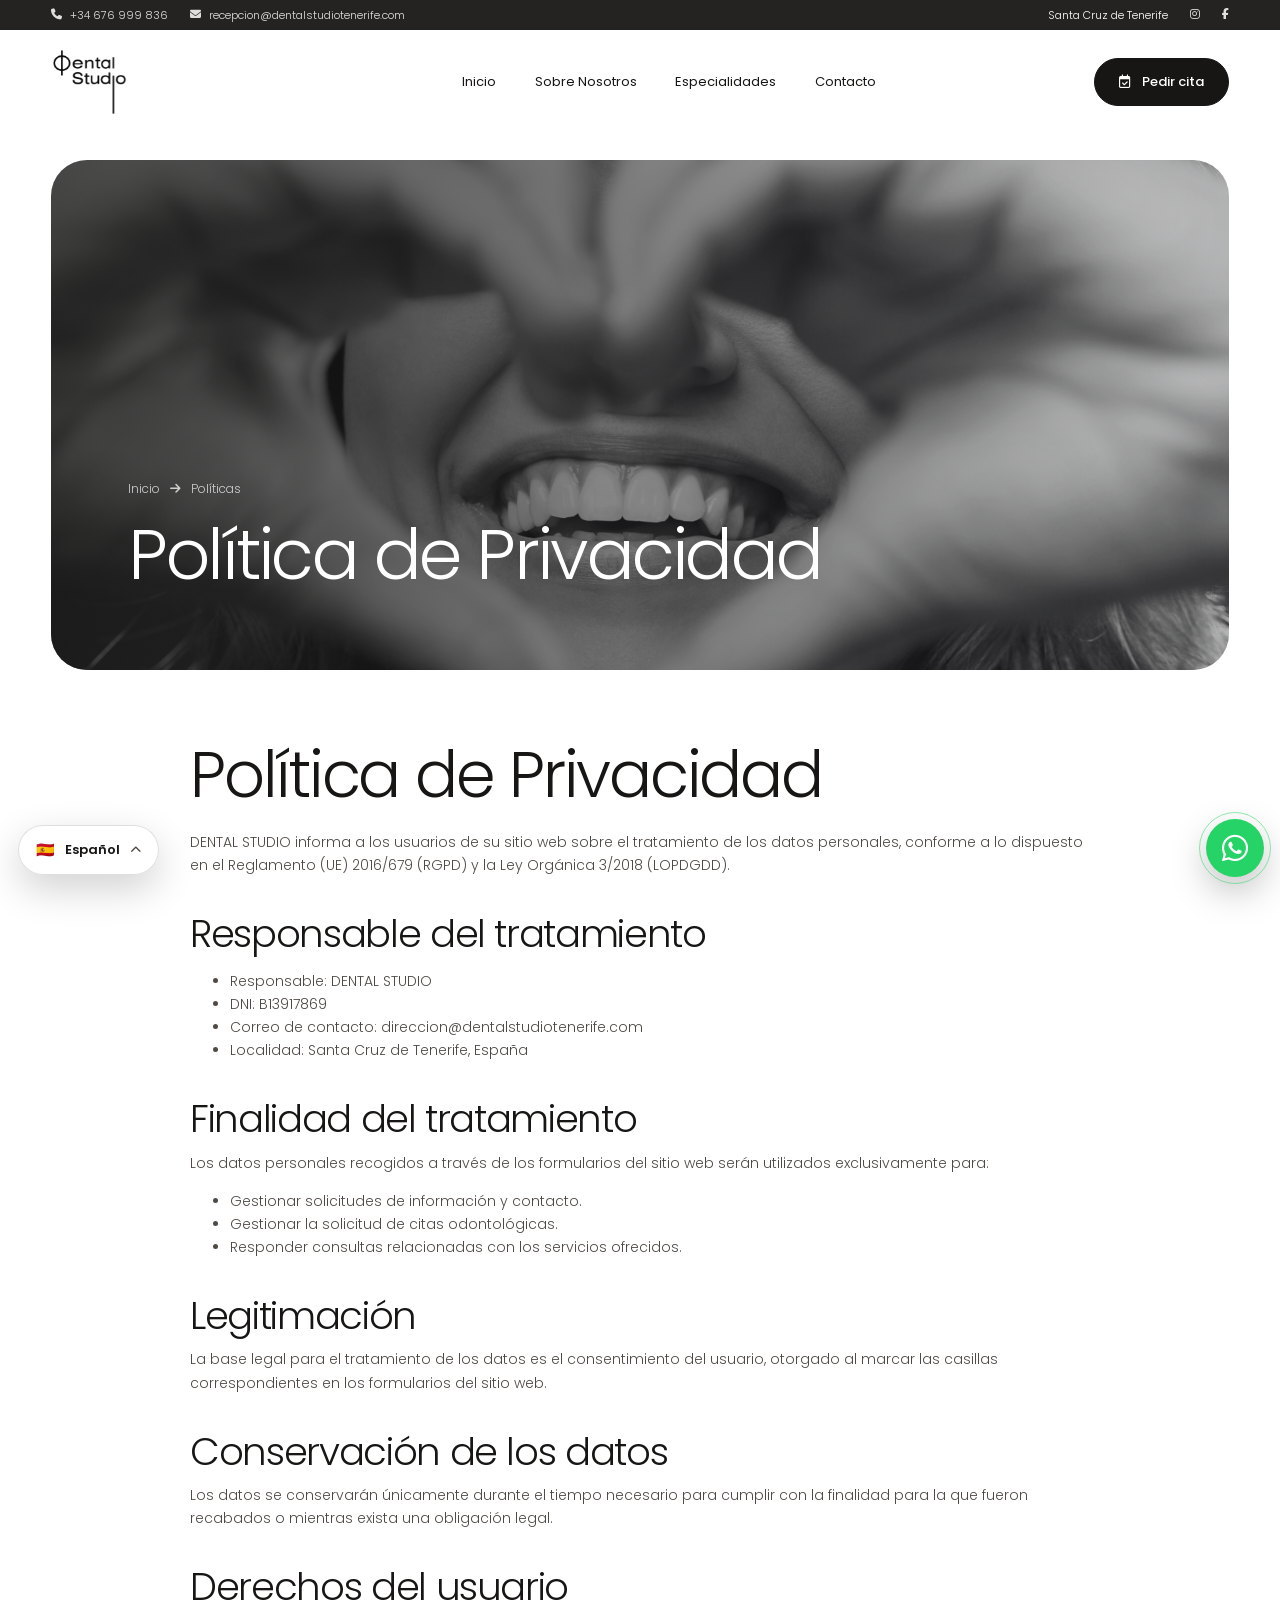
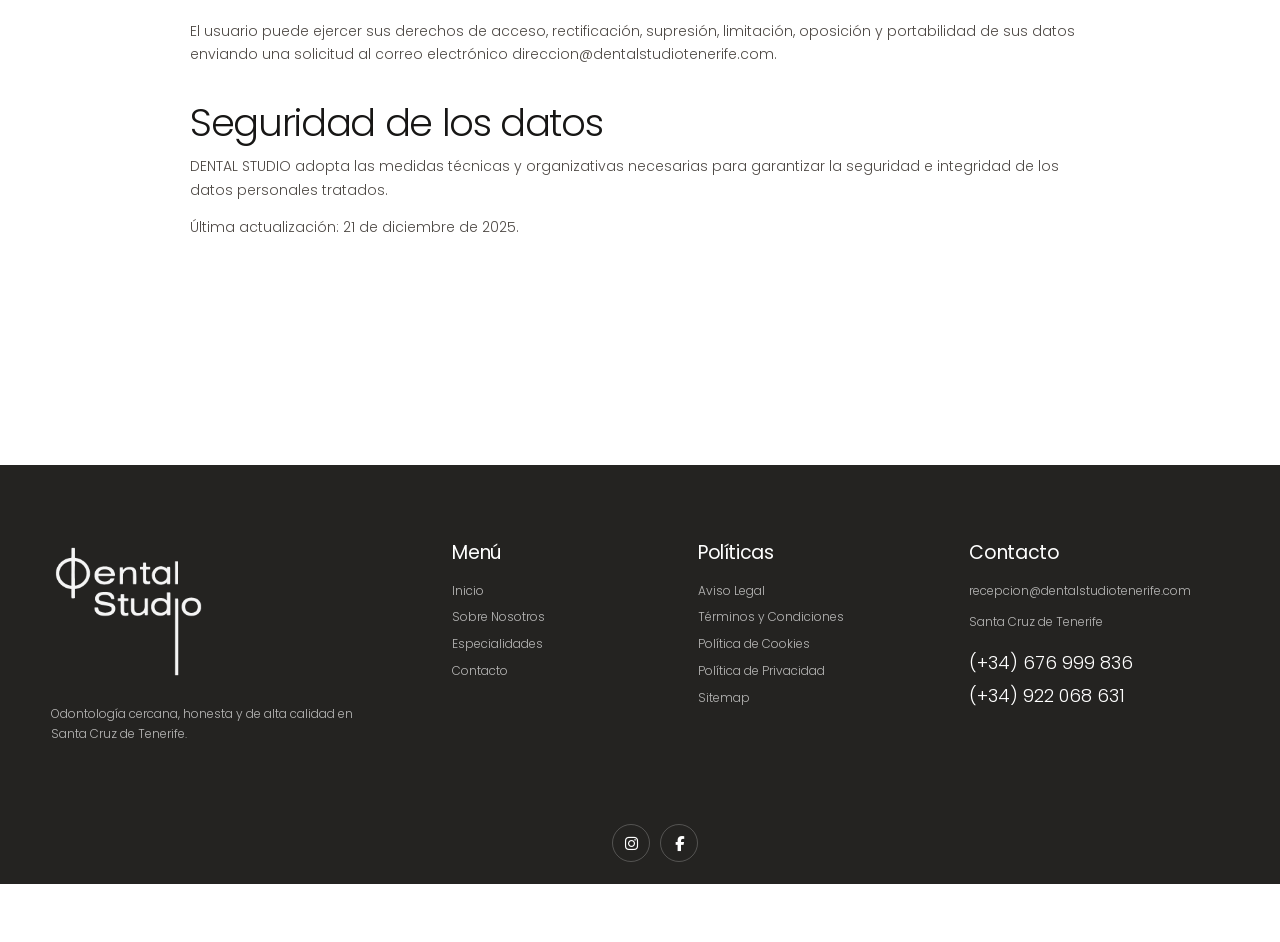
<file: politicas-de-privacidad.html>
<!DOCTYPE html>
<html lang="es"><head><meta charset="utf-8"/><meta content="width=device-width, initial-scale=1" name="viewport"/><title>Política de Privacidad | Dental Studio Tenerife</title><link href="favicon.ico" rel="icon" sizes="any"/><link href="assets/img/favicon-32x32.png" rel="icon" sizes="32x32" type="image/png"/><link href="assets/img/favicon-16x16.png" rel="icon" sizes="16x16" type="image/png"/><link href="assets/img/apple-touch-icon.png" rel="apple-touch-icon" sizes="180x180"/><link href="site.webmanifest" rel="manifest"/><meta content="#ffffff" name="theme-color"/><meta content="Política de Privacidad" name="description"/><link href="https://fonts.googleapis.com" rel="preconnect"/><link crossorigin="" href="https://fonts.gstatic.com" rel="preconnect"/><link href="https://cdnjs.cloudflare.com/ajax/libs/font-awesome/6.7.2/css/all.min.css" rel="stylesheet"/><link href="assets/css/styles.css" rel="stylesheet"/></head><body><div class="topbar"><div class="shell"><div class="topbar__group"><a href="tel:+34676999836"><i aria-hidden="true" class="fa-solid fa-phone"></i> +34 676 999 836</a><a href="mailto:recepcion@dentalstudiotenerife.com"><i aria-hidden="true" class="fa-solid fa-envelope"></i> recepcion@dentalstudiotenerife.com</a></div><div class="topbar__group"><span>Santa Cruz de Tenerife</span><a aria-label="Instagram" href="#"><i class="fa-brands fa-instagram"></i></a><a aria-label="Facebook" href="#"><i class="fa-brands fa-facebook-f"></i></a></div></div></div>
<header class="site-header"><div class="shell"><a aria-label="Dental Studio, inicio" class="brand" href="index.html"><img alt="Dental Studio" src="assets/img/logo-dental-studio-hd.png"/></a><nav aria-label="Navegación principal" class="nav-links" id="mobile-navigation"><div class="mobile-nav-head">
<a aria-label="Dental Studio, inicio" class="mobile-nav-brand" href="index.html">
<img alt="Dental Studio" src="assets/img/logo-dental-studio-hd.png"/>
</a>
<button aria-label="Cerrar menú" class="mobile-nav-close" data-menu-close="" type="button">
<i aria-hidden="true" class="fa-solid fa-xmark"></i>
</button>
</div><a href="index.html">Inicio</a><a href="sobre-nosotros.html">Sobre Nosotros</a><a href="servicios.html">Especialidades</a><a href="contacto.html">Contacto</a><div class="mobile-nav-footer">
<a class="btn mobile-nav-cta" href="contacto.html">
<i aria-hidden="true" class="fa-regular fa-calendar-check"></i>
    Pedir cita
  </a>
<div class="mobile-nav-contact">
<a href="tel:+34676999836"><i aria-hidden="true" class="fa-solid fa-phone"></i><span>+34 676 999 836</span></a>
<a href="mailto:recepcion@dentalstudiotenerife.com"><i aria-hidden="true" class="fa-solid fa-envelope"></i><span>recepcion@dentalstudiotenerife.com</span></a>
</div>
<p>Santa Cruz de Tenerife</p>
</div></nav><a class="btn nav-cta" href="contacto.html"><i class="fa-regular fa-calendar-check"></i> Pedir cita</a><button aria-controls="mobile-navigation" aria-expanded="false" aria-label="Abrir menú de navegación" class="menu-toggle" type="button"><span aria-hidden="true" class="menu-toggle__line menu-toggle__line--top"></span><span aria-hidden="true" class="menu-toggle__line menu-toggle__line--middle"></span><span aria-hidden="true" class="menu-toggle__line menu-toggle__line--bottom"></span></button></div></header><button aria-label="Cerrar menú" class="nav-backdrop" data-menu-close="" type="button"></button><main><section class="page-hero"><div class="shell"><div class="page-hero__frame"><img alt="Atención dental" src="assets/img/9-scaled.png"/><div class="page-hero__content"><div class="breadcrumb"><a href="index.html">Inicio</a><i class="fa-solid fa-arrow-right"></i><span>Políticas</span></div><h1>Política de Privacidad</h1></div></div></div></section><section class="policy-wrap"><article class="policy-content">
<h1> Política de Privacidad </h1>
<p> DENTAL STUDIO informa a los usuarios de su sitio web sobre el tratamiento de los datos personales, conforme a lo dispuesto en el Reglamento (UE) 2016/679 (RGPD) y la Ley Orgánica 3/2018 (LOPDGDD). </p>
<h2> Responsable del tratamiento </h2>
<ul>
<li> Responsable: DENTAL STUDIO </li>
<li> DNI: B13917869 </li>
<li> Correo de contacto: direccion@dentalstudiotenerife.com </li>
<li> Localidad: Santa Cruz de Tenerife, España </li>
</ul>
<h2> Finalidad del tratamiento </h2>
<p> Los datos personales recogidos a través de los formularios del sitio web serán utilizados exclusivamente para: </p>
<ul>
<li> Gestionar solicitudes de información y contacto. </li>
<li> Gestionar la solicitud de citas odontológicas. </li>
<li> Responder consultas relacionadas con los servicios ofrecidos. </li>
</ul>
<h2> Legitimación </h2>
<p> La base legal para el tratamiento de los datos es el consentimiento del usuario, otorgado al marcar las casillas correspondientes en los formularios del sitio web. </p>
<h2> Conservación de los datos </h2>
<p> Los datos se conservarán únicamente durante el tiempo necesario para cumplir con la finalidad para la que fueron recabados o mientras exista una obligación legal. </p>
<h2> Derechos del usuario </h2>
<p> El usuario puede ejercer sus derechos de acceso, rectificación, supresión, limitación, oposición y portabilidad de sus datos enviando una solicitud al correo electrónico direccion@dentalstudiotenerife.com. </p>
<h2> Seguridad de los datos </h2>
<p> DENTAL STUDIO adopta las medidas técnicas y organizativas necesarias para garantizar la seguridad e integridad de los datos personales tratados. </p>
<p class="updated"> Última actualización: 21 de diciembre de 2025. </p>
</article></section></main><footer class="site-footer"><div class="shell"><div class="footer-grid"><div class="footer-brand"><img alt="Dental Studio" src="assets/img/logo-dental-studio-hd.png"/><p>Odontología cercana, honesta y de alta calidad en Santa Cruz de Tenerife.</p></div><div class="footer-col"><h3>Menú</h3><nav><a href="index.html">Inicio</a><a href="sobre-nosotros.html">Sobre Nosotros</a><a href="servicios.html">Especialidades</a><a href="contacto.html">Contacto</a></nav></div><div class="footer-col"><h3>Políticas</h3><nav><a href="aviso-legal.html">Aviso Legal</a><a href="terminos-y-condiciones.html">Términos y Condiciones</a><a href="politicas-de-cookies.html">Política de Cookies</a><a href="politicas-de-privacidad.html">Política de Privacidad</a><a href="sitemap.html">Sitemap</a></nav></div><div class="footer-col"><h3>Contacto</h3><p>recepcion@dentalstudiotenerife.com</p><p>Santa Cruz de Tenerife</p><div class="footer-phones">(+34) 676 999 836<br/>(+34) 922 068 631</div></div></div><p class="funding-copy"></p><div class="footer-bottom"><span></span><div class="footer-social"><a aria-label="Instagram" href="#"><i class="fa-brands fa-instagram"></i></a><a aria-label="Facebook" href="#"><i class="fa-brands fa-facebook-f"></i></a></div></div></div></footer>
<aside aria-label="Selector de idioma" class="language-switcher">
<button aria-expanded="false" aria-haspopup="listbox" class="language-toggle" type="button"><span aria-hidden="true">🇪🇸</span><strong>ES</strong><i aria-hidden="true" class="fa-solid fa-chevron-up"></i></button>
<div aria-label="Seleccionar idioma" class="language-menu" role="listbox"><button aria-selected="true" class="language-option is-active" data-lang="es" role="option" type="button"><span aria-hidden="true">🇪🇸</span><span>Español</span><span class="language-option__code">ES</span></button><button aria-selected="false" class="language-option" data-lang="en" role="option" type="button"><span aria-hidden="true">🇬🇧</span><span>English</span><span class="language-option__code">EN</span></button><button aria-selected="false" class="language-option" data-lang="de" role="option" type="button"><span aria-hidden="true">🇩🇪</span><span>Deutsch</span><span class="language-option__code">DE</span></button><button aria-selected="false" class="language-option" data-lang="fr" role="option" type="button"><span aria-hidden="true">🇫🇷</span><span>Français</span><span class="language-option__code">FR</span></button><button aria-selected="false" class="language-option" data-lang="it" role="option" type="button"><span aria-hidden="true">🇮🇹</span><span>Italiano</span><span class="language-option__code">IT</span></button><button aria-selected="false" class="language-option" data-lang="pt" role="option" type="button"><span aria-hidden="true">🇵🇹</span><span>Português</span><span class="language-option__code">PT</span></button><button aria-selected="false" class="language-option" data-lang="nl" role="option" type="button"><span aria-hidden="true">🇳🇱</span><span>Nederlands</span><span class="language-option__code">NL</span></button><button aria-selected="false" class="language-option" data-lang="pl" role="option" type="button"><span aria-hidden="true">🇵🇱</span><span>Polski</span><span class="language-option__code">PL</span></button><button aria-selected="false" class="language-option" data-lang="sv" role="option" type="button"><span aria-hidden="true">🇸🇪</span><span>Svenska</span><span class="language-option__code">SV</span></button><button aria-selected="false" class="language-option" data-lang="da" role="option" type="button"><span aria-hidden="true">🇩🇰</span><span>Dansk</span><span class="language-option__code">DA</span></button><button aria-selected="false" class="language-option" data-lang="no" role="option" type="button"><span aria-hidden="true">🇳🇴</span><span>Norsk</span><span class="language-option__code">NO</span></button></div>
</aside>
<a aria-label="Contactar por WhatsApp" class="whatsapp" href="https://wa.me/34676999836?text=Hola%20Dental%20Studio%2C%20quiero%20solicitar%20informaci%C3%B3n." rel="noopener noreferrer" target="_blank" title="Contactar por WhatsApp"><i aria-hidden="true" class="fa-brands fa-whatsapp"></i></a><script src="assets/js/site.js"></script></body></html>
</file>
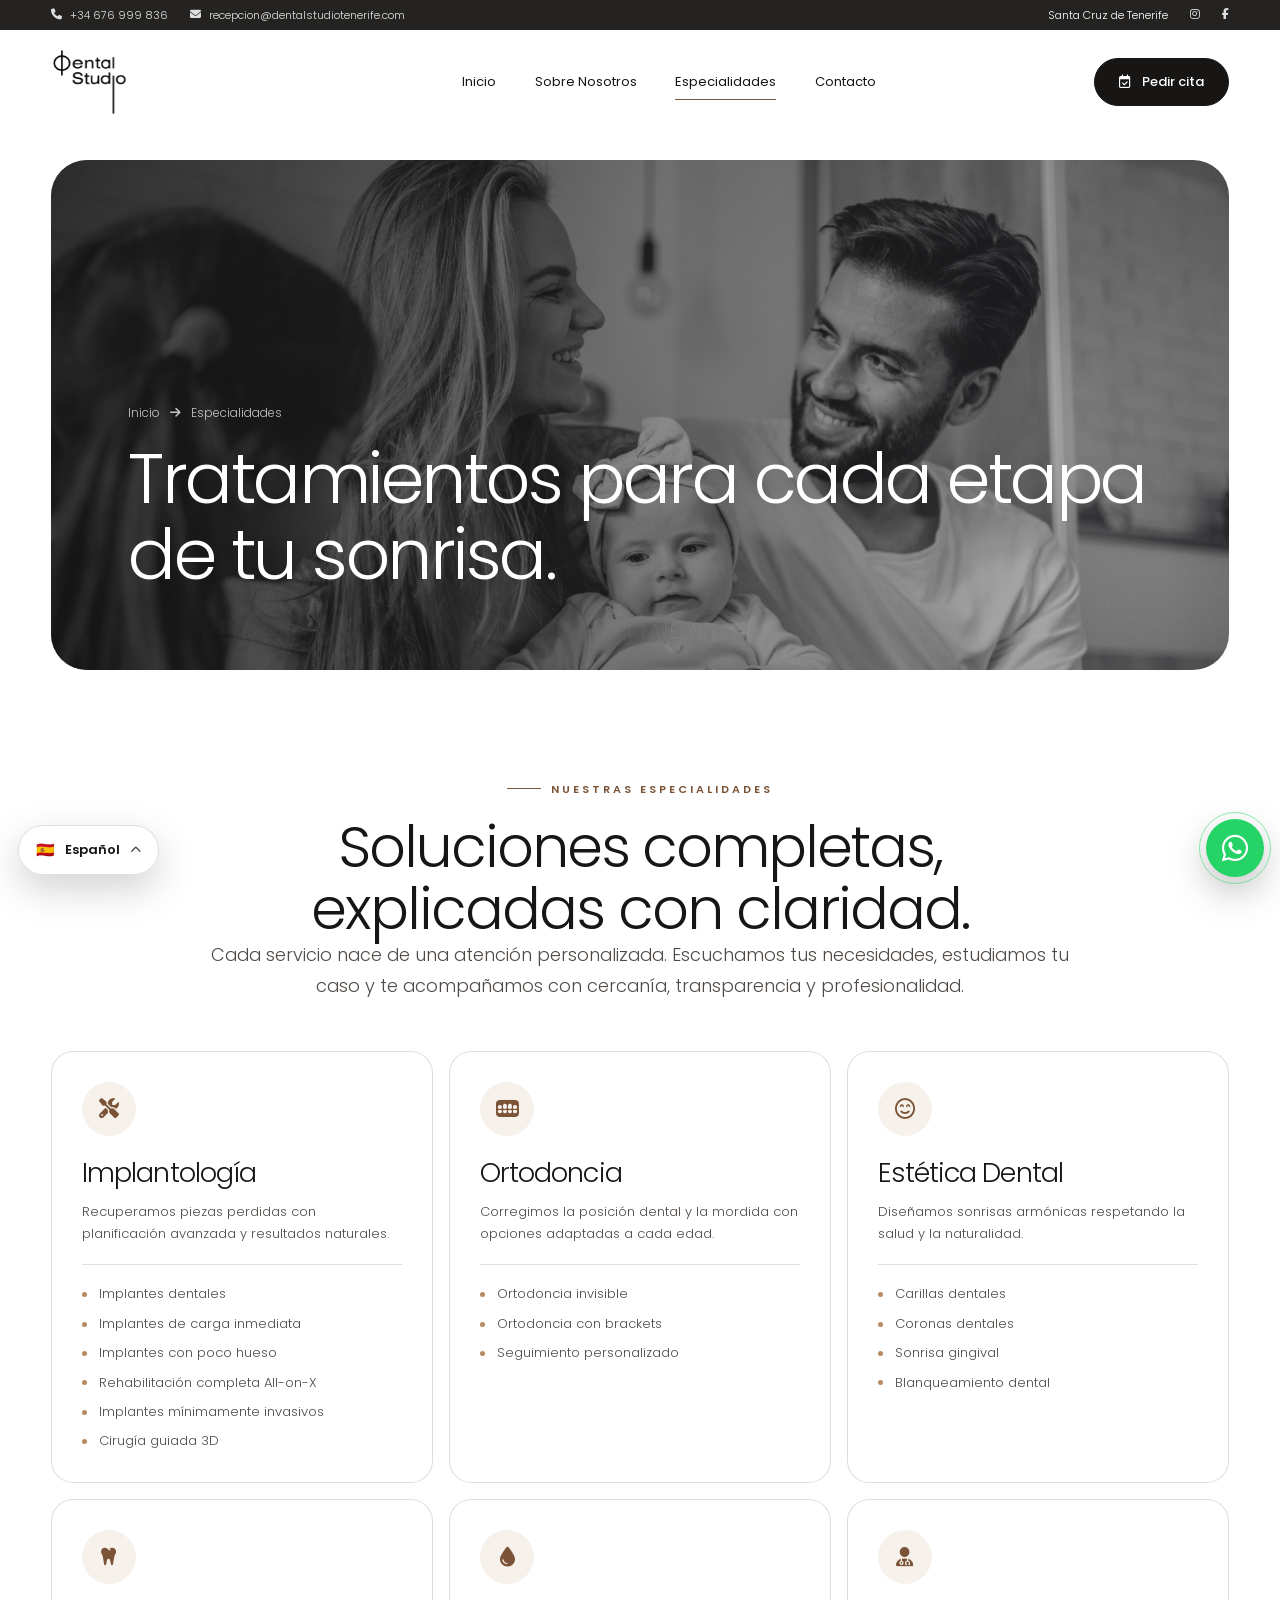
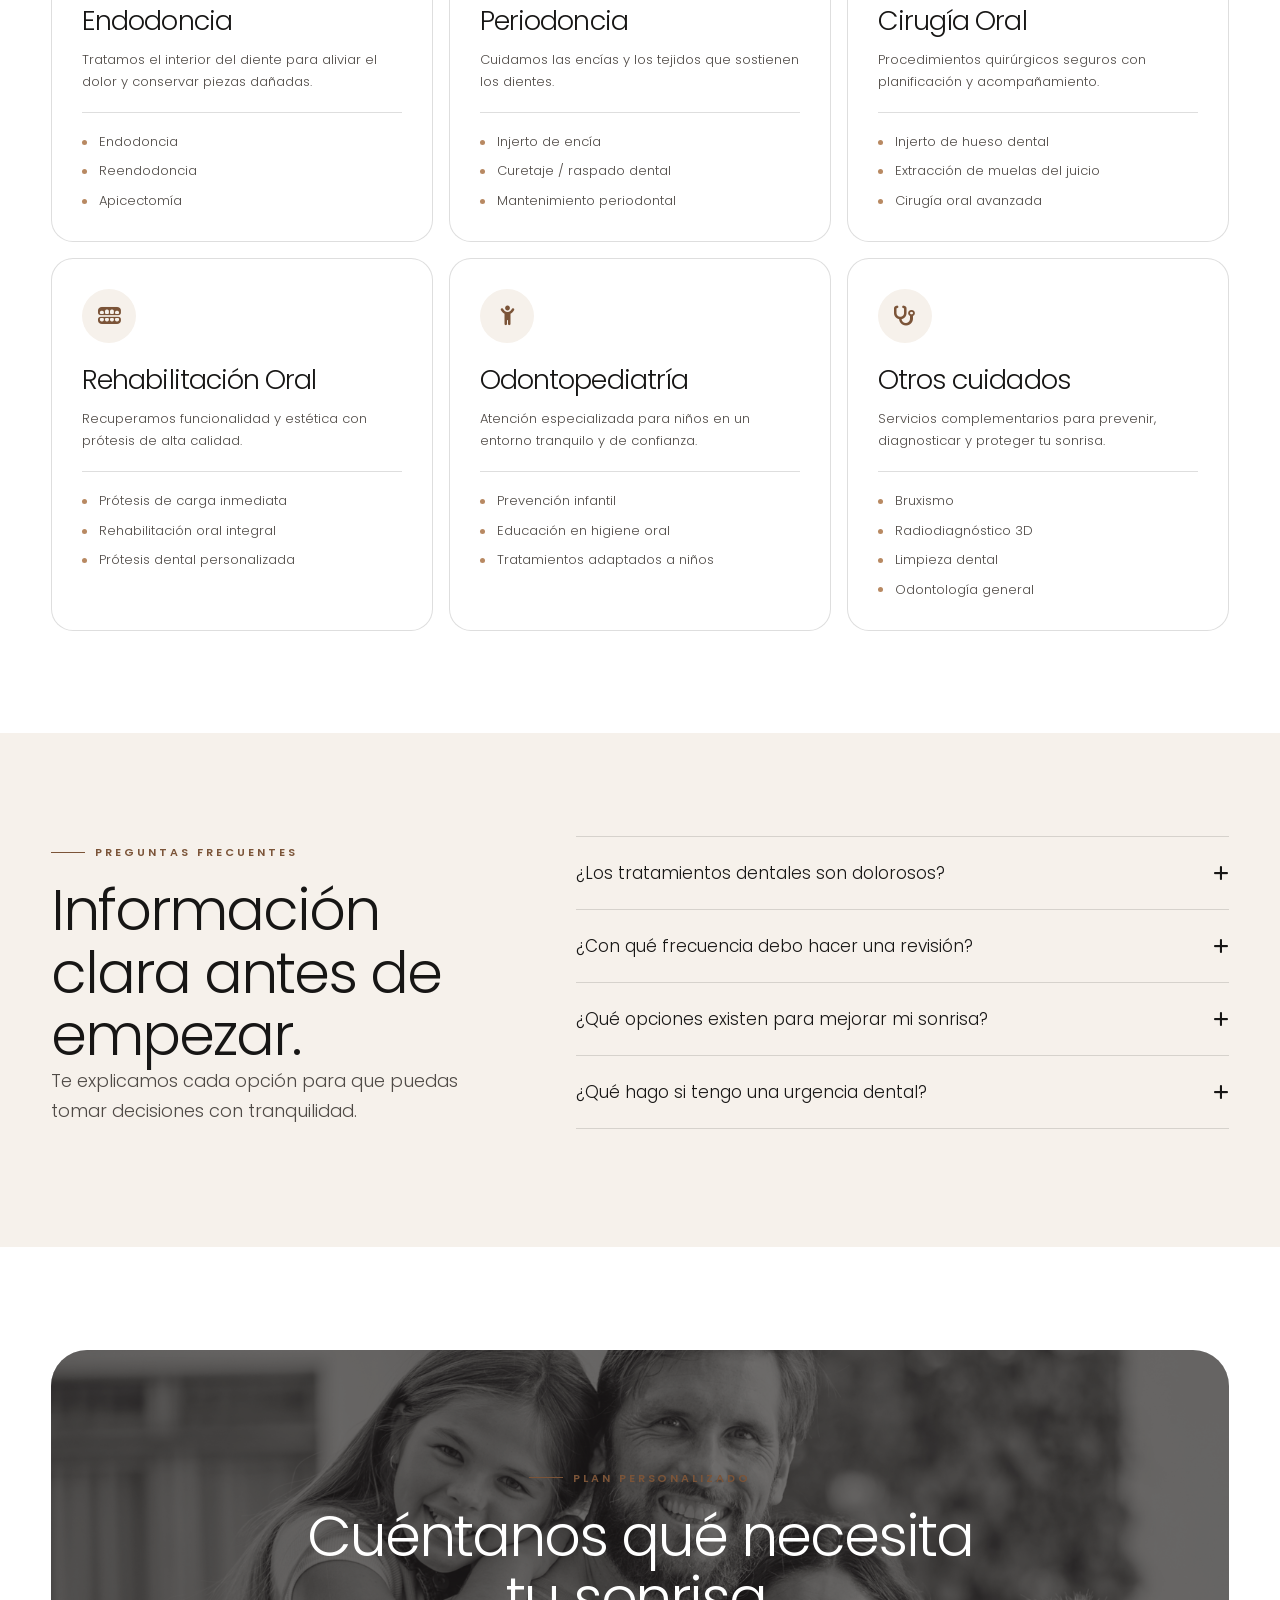
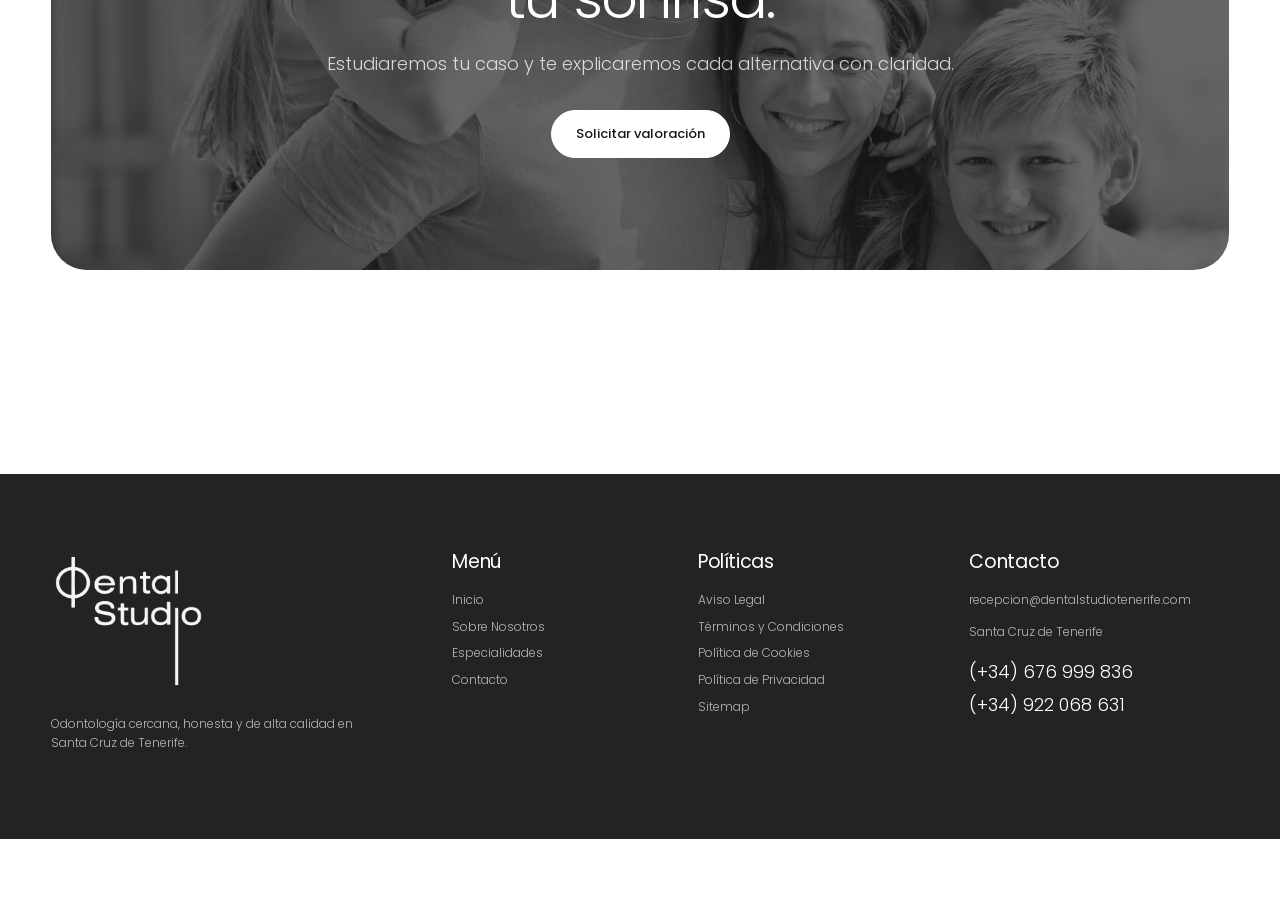
<file: servicios.html>
<!DOCTYPE html>

<html lang="es"><head><meta charset="utf-8"/><meta content="width=device-width, initial-scale=1" name="viewport"/><title>Especialidades | Dental Studio Tenerife</title><link href="favicon.ico" rel="icon" sizes="any"/><link href="assets/img/favicon-32x32.png" rel="icon" sizes="32x32" type="image/png"/><link href="assets/img/favicon-16x16.png" rel="icon" sizes="16x16" type="image/png"/><link href="assets/img/apple-touch-icon.png" rel="apple-touch-icon" sizes="180x180"/><link href="site.webmanifest" rel="manifest"/><meta content="#ffffff" name="theme-color"/><meta content="Implantología, ortodoncia, estética dental, endodoncia, periodoncia, cirugía oral y más." name="description"/><link href="https://fonts.googleapis.com" rel="preconnect"/><link crossorigin="" href="https://fonts.gstatic.com" rel="preconnect"/><link href="https://cdnjs.cloudflare.com/ajax/libs/font-awesome/6.7.2/css/all.min.css" rel="stylesheet"/><link href="assets/css/styles.css" rel="stylesheet"/></head><body><div class="topbar"><div class="shell"><div class="topbar__group"><a href="tel:+34676999836"><i aria-hidden="true" class="fa-solid fa-phone"></i> +34 676 999 836</a><a href="mailto:recepcion@dentalstudiotenerife.com"><i aria-hidden="true" class="fa-solid fa-envelope"></i> recepcion@dentalstudiotenerife.com</a></div><div class="topbar__group"><span>Santa Cruz de Tenerife</span><a aria-label="Instagram" href="#"><i class="fa-brands fa-instagram"></i></a><a aria-label="Facebook" href="#"><i class="fa-brands fa-facebook-f"></i></a></div></div></div>
<header class="site-header"><div class="shell"><a aria-label="Dental Studio, inicio" class="brand" href="index.html"><img alt="Dental Studio" src="assets/img/logo-dental-studio-hd.png"/></a><nav aria-label="Navegación principal" class="nav-links" id="mobile-navigation"><div class="mobile-nav-head">
<a aria-label="Dental Studio, inicio" class="mobile-nav-brand" href="index.html">
<img alt="Dental Studio" src="assets/img/logo-dental-studio-hd.png"/>
</a>
<button aria-label="Cerrar menú" class="mobile-nav-close" data-menu-close="" type="button">
<i aria-hidden="true" class="fa-solid fa-xmark"></i>
</button>
</div><a href="index.html">Inicio</a><a href="sobre-nosotros.html">Sobre Nosotros</a><a aria-current="page" href="servicios.html">Especialidades</a><a href="contacto.html">Contacto</a><div class="mobile-nav-footer">
<a class="btn mobile-nav-cta" href="contacto.html">
<i aria-hidden="true" class="fa-regular fa-calendar-check"></i>
    Pedir cita
  </a>
<div class="mobile-nav-contact">
<a href="tel:+34676999836"><i aria-hidden="true" class="fa-solid fa-phone"></i><span>+34 676 999 836</span></a>
<a href="mailto:recepcion@dentalstudiotenerife.com"><i aria-hidden="true" class="fa-solid fa-envelope"></i><span>recepcion@dentalstudiotenerife.com</span></a>
</div>
<p>Santa Cruz de Tenerife</p>
</div></nav><a class="btn nav-cta" href="contacto.html"><i class="fa-regular fa-calendar-check"></i> Pedir cita</a><button aria-controls="mobile-navigation" aria-expanded="false" aria-label="Abrir menú de navegación" class="menu-toggle" type="button"><span aria-hidden="true" class="menu-toggle__line menu-toggle__line--top"></span><span aria-hidden="true" class="menu-toggle__line menu-toggle__line--middle"></span><span aria-hidden="true" class="menu-toggle__line menu-toggle__line--bottom"></span></button></div></header><button aria-label="Cerrar menú" class="nav-backdrop" data-menu-close="" type="button"></button><main>
<section class="page-hero"><div class="shell"><div class="page-hero__frame"><img alt="Familia en consulta dental" src="assets/img/7-scaled.png"/><div class="page-hero__content"><div class="breadcrumb"><a href="index.html">Inicio</a><i class="fa-solid fa-arrow-right"></i><span>Especialidades</span></div><h1>Tratamientos para cada etapa de tu sonrisa.</h1></div></div></div></section>
<section class="section"><div class="shell"><div class="section-heading center" data-reveal=""><p class="kicker">Nuestras especialidades</p><h2>Soluciones completas, explicadas con claridad.</h2><p class="lead">Cada servicio nace de una atención personalizada. Escuchamos tus necesidades, estudiamos tu caso y te acompañamos con cercanía, transparencia y profesionalidad.</p></div><div class="treatment-grid">
<article class="treatment-card" data-reveal="" id="implantologia"><span class="treatment-card__icon"><i class="fa-solid fa-screwdriver-wrench"></i></span><h3>Implantología</h3><p>Recuperamos piezas perdidas con planificación avanzada y resultados naturales.</p><ul class="treatment-list"><li>Implantes dentales</li><li>Implantes de carga inmediata</li><li>Implantes con poco hueso</li><li>Rehabilitación completa All-on-X</li><li>Implantes mínimamente invasivos</li><li>Cirugía guiada 3D</li></ul></article>
<article class="treatment-card" data-reveal=""><span class="treatment-card__icon"><i class="fa-solid fa-teeth"></i></span><h3>Ortodoncia</h3><p>Corregimos la posición dental y la mordida con opciones adaptadas a cada edad.</p><ul class="treatment-list"><li>Ortodoncia invisible</li><li>Ortodoncia con brackets</li><li>Seguimiento personalizado</li></ul></article>
<article class="treatment-card" data-reveal="" id="estetica-dental"><span class="treatment-card__icon"><i class="fa-regular fa-face-smile-beam"></i></span><h3>Estética Dental</h3><p>Diseñamos sonrisas armónicas respetando la salud y la naturalidad.</p><ul class="treatment-list"><li>Carillas dentales</li><li>Coronas dentales</li><li>Sonrisa gingival</li><li>Blanqueamiento dental</li></ul></article>
<article class="treatment-card" data-reveal=""><span class="treatment-card__icon"><i class="fa-solid fa-tooth"></i></span><h3>Endodoncia</h3><p>Tratamos el interior del diente para aliviar el dolor y conservar piezas dañadas.</p><ul class="treatment-list"><li>Endodoncia</li><li>Reendodoncia</li><li>Apicectomía</li></ul></article>
<article class="treatment-card" data-reveal=""><span class="treatment-card__icon"><i class="fa-solid fa-droplet"></i></span><h3>Periodoncia</h3><p>Cuidamos las encías y los tejidos que sostienen los dientes.</p><ul class="treatment-list"><li>Injerto de encía</li><li>Curetaje / raspado dental</li><li>Mantenimiento periodontal</li></ul></article>
<article class="treatment-card" data-reveal=""><span class="treatment-card__icon"><i class="fa-solid fa-user-doctor"></i></span><h3>Cirugía Oral</h3><p>Procedimientos quirúrgicos seguros con planificación y acompañamiento.</p><ul class="treatment-list"><li>Injerto de hueso dental</li><li>Extracción de muelas del juicio</li><li>Cirugía oral avanzada</li></ul></article>
<article class="treatment-card" data-reveal="" id="rehabilitacion-oral"><span class="treatment-card__icon"><i class="fa-solid fa-teeth-open"></i></span><h3>Rehabilitación Oral</h3><p>Recuperamos funcionalidad y estética con prótesis de alta calidad.</p><ul class="treatment-list"><li>Prótesis de carga inmediata</li><li>Rehabilitación oral integral</li><li>Prótesis dental personalizada</li></ul></article>
<article class="treatment-card" data-reveal=""><span class="treatment-card__icon"><i class="fa-solid fa-child-reaching"></i></span><h3>Odontopediatría</h3><p>Atención especializada para niños en un entorno tranquilo y de confianza.</p><ul class="treatment-list"><li>Prevención infantil</li><li>Educación en higiene oral</li><li>Tratamientos adaptados a niños</li></ul></article>
<article class="treatment-card" data-reveal="" id="odontologia-general"><span class="treatment-card__icon"><i class="fa-solid fa-stethoscope"></i></span><h3>Otros cuidados</h3><p>Servicios complementarios para prevenir, diagnosticar y proteger tu sonrisa.</p><ul class="treatment-list"><li>Bruxismo</li><li>Radiodiagnóstico 3D</li><li>Limpieza dental</li><li>Odontología general</li></ul></article>
</div></div></section>
<section class="section section--cream"><div class="shell faq-grid"><div data-reveal="left"><p class="kicker">Preguntas frecuentes</p><h2>Información clara antes de empezar.</h2><p class="lead">Te explicamos cada opción para que puedas tomar decisiones con tranquilidad.</p></div><div class="accordion" data-reveal="right"><div class="accordion-item"><button aria-expanded="false" class="accordion-button">¿Los tratamientos dentales son dolorosos?<i class="fa-solid fa-plus"></i></button><div class="accordion-panel"><div><p>Trabajamos con técnicas actuales y medidas de confort para minimizar molestias durante y después del tratamiento.</p></div></div></div><div class="accordion-item"><button aria-expanded="false" class="accordion-button">¿Con qué frecuencia debo hacer una revisión?<i class="fa-solid fa-plus"></i></button><div class="accordion-panel"><div><p>La frecuencia depende de cada caso, aunque normalmente recomendamos revisiones periódicas para prevenir problemas.</p></div></div></div><div class="accordion-item"><button aria-expanded="false" class="accordion-button">¿Qué opciones existen para mejorar mi sonrisa?<i class="fa-solid fa-plus"></i></button><div class="accordion-panel"><div><p>Carillas, blanqueamiento, coronas, ortodoncia y rehabilitación oral son algunas opciones. Primero valoraremos tu salud dental.</p></div></div></div><div class="accordion-item"><button aria-expanded="false" class="accordion-button">¿Qué hago si tengo una urgencia dental?<i class="fa-solid fa-plus"></i></button><div class="accordion-panel"><div><p>Llámanos o escríbenos por WhatsApp para valorar tu situación y darte una respuesta lo antes posible.</p></div></div></div></div></div></section>
<section class="section"><div class="shell cta" data-reveal=""><img alt="Familia sonriendo" src="assets/img/familia-portada-scaled.png"/><div class="cta__content"><p class="kicker">Plan personalizado</p><h2>Cuéntanos qué necesita tu sonrisa.</h2><p class="lead">Estudiaremos tu caso y te explicaremos cada alternativa con claridad.</p><div class="btn-row" style="justify-content:center"><a class="btn btn--light" href="contacto.html">Solicitar valoración</a></div></div></div></section>
</main><footer class="site-footer"><div class="shell"><div class="footer-grid"><div class="footer-brand"><img alt="Dental Studio" src="assets/img/logo-dental-studio-hd.png"/><p>Odontología cercana, honesta y de alta calidad en Santa Cruz de Tenerife.</p></div><div class="footer-col"><h3>Menú</h3><nav><a href="index.html">Inicio</a><a href="sobre-nosotros.html">Sobre Nosotros</a><a href="servicios.html">Especialidades</a><a href="contacto.html">Contacto</a></nav></div><div class="footer-col"><h3>Políticas</h3><nav><a href="aviso-legal.html">Aviso Legal</a><a href="terminos-y-condiciones.html">Términos y Condiciones</a><a href="politicas-de-cookies.html">Política de Cookies</a><a href="politicas-de-privacidad.html">Política de Privacidad</a><a href="sitemap.html">Sitemap</a></nav></div><div class="footer-col"><h3>Contacto</h3><p>recepcion@dentalstudiotenerife.com</p><p>Santa Cruz de Tenerife</p><div class="footer-phones">(+34) 676 999 836<br/>(+34) 922 068 631</div></div></div><p class="funding-copy"></p></div></footer>
<aside aria-label="Selector de idioma" class="language-switcher">
<button aria-expanded="false" aria-haspopup="listbox" class="language-toggle" type="button"><span aria-hidden="true">🇪🇸</span><strong>ES</strong><i aria-hidden="true" class="fa-solid fa-chevron-up"></i></button>
<div aria-label="Seleccionar idioma" class="language-menu" role="listbox"><button aria-selected="true" class="language-option is-active" data-lang="es" role="option" type="button"><span aria-hidden="true">🇪🇸</span><span>Español</span><span class="language-option__code">ES</span></button><button aria-selected="false" class="language-option" data-lang="en" role="option" type="button"><span aria-hidden="true">🇬🇧</span><span>English</span><span class="language-option__code">EN</span></button><button aria-selected="false" class="language-option" data-lang="de" role="option" type="button"><span aria-hidden="true">🇩🇪</span><span>Deutsch</span><span class="language-option__code">DE</span></button><button aria-selected="false" class="language-option" data-lang="fr" role="option" type="button"><span aria-hidden="true">🇫🇷</span><span>Français</span><span class="language-option__code">FR</span></button><button aria-selected="false" class="language-option" data-lang="it" role="option" type="button"><span aria-hidden="true">🇮🇹</span><span>Italiano</span><span class="language-option__code">IT</span></button><button aria-selected="false" class="language-option" data-lang="pt" role="option" type="button"><span aria-hidden="true">🇵🇹</span><span>Português</span><span class="language-option__code">PT</span></button><button aria-selected="false" class="language-option" data-lang="nl" role="option" type="button"><span aria-hidden="true">🇳🇱</span><span>Nederlands</span><span class="language-option__code">NL</span></button><button aria-selected="false" class="language-option" data-lang="pl" role="option" type="button"><span aria-hidden="true">🇵🇱</span><span>Polski</span><span class="language-option__code">PL</span></button><button aria-selected="false" class="language-option" data-lang="sv" role="option" type="button"><span aria-hidden="true">🇸🇪</span><span>Svenska</span><span class="language-option__code">SV</span></button><button aria-selected="false" class="language-option" data-lang="da" role="option" type="button"><span aria-hidden="true">🇩🇰</span><span>Dansk</span><span class="language-option__code">DA</span></button><button aria-selected="false" class="language-option" data-lang="no" role="option" type="button"><span aria-hidden="true">🇳🇴</span><span>Norsk</span><span class="language-option__code">NO</span></button></div>
</aside>
<a aria-label="Contactar por WhatsApp" class="whatsapp" href="https://wa.me/34676999836?text=Hola%20Dental%20Studio%2C%20quiero%20solicitar%20informaci%C3%B3n." rel="noopener noreferrer" target="_blank" title="Contactar por WhatsApp"><i aria-hidden="true" class="fa-brands fa-whatsapp"></i></a><script src="assets/js/site.js"></script></body></html>
</file>
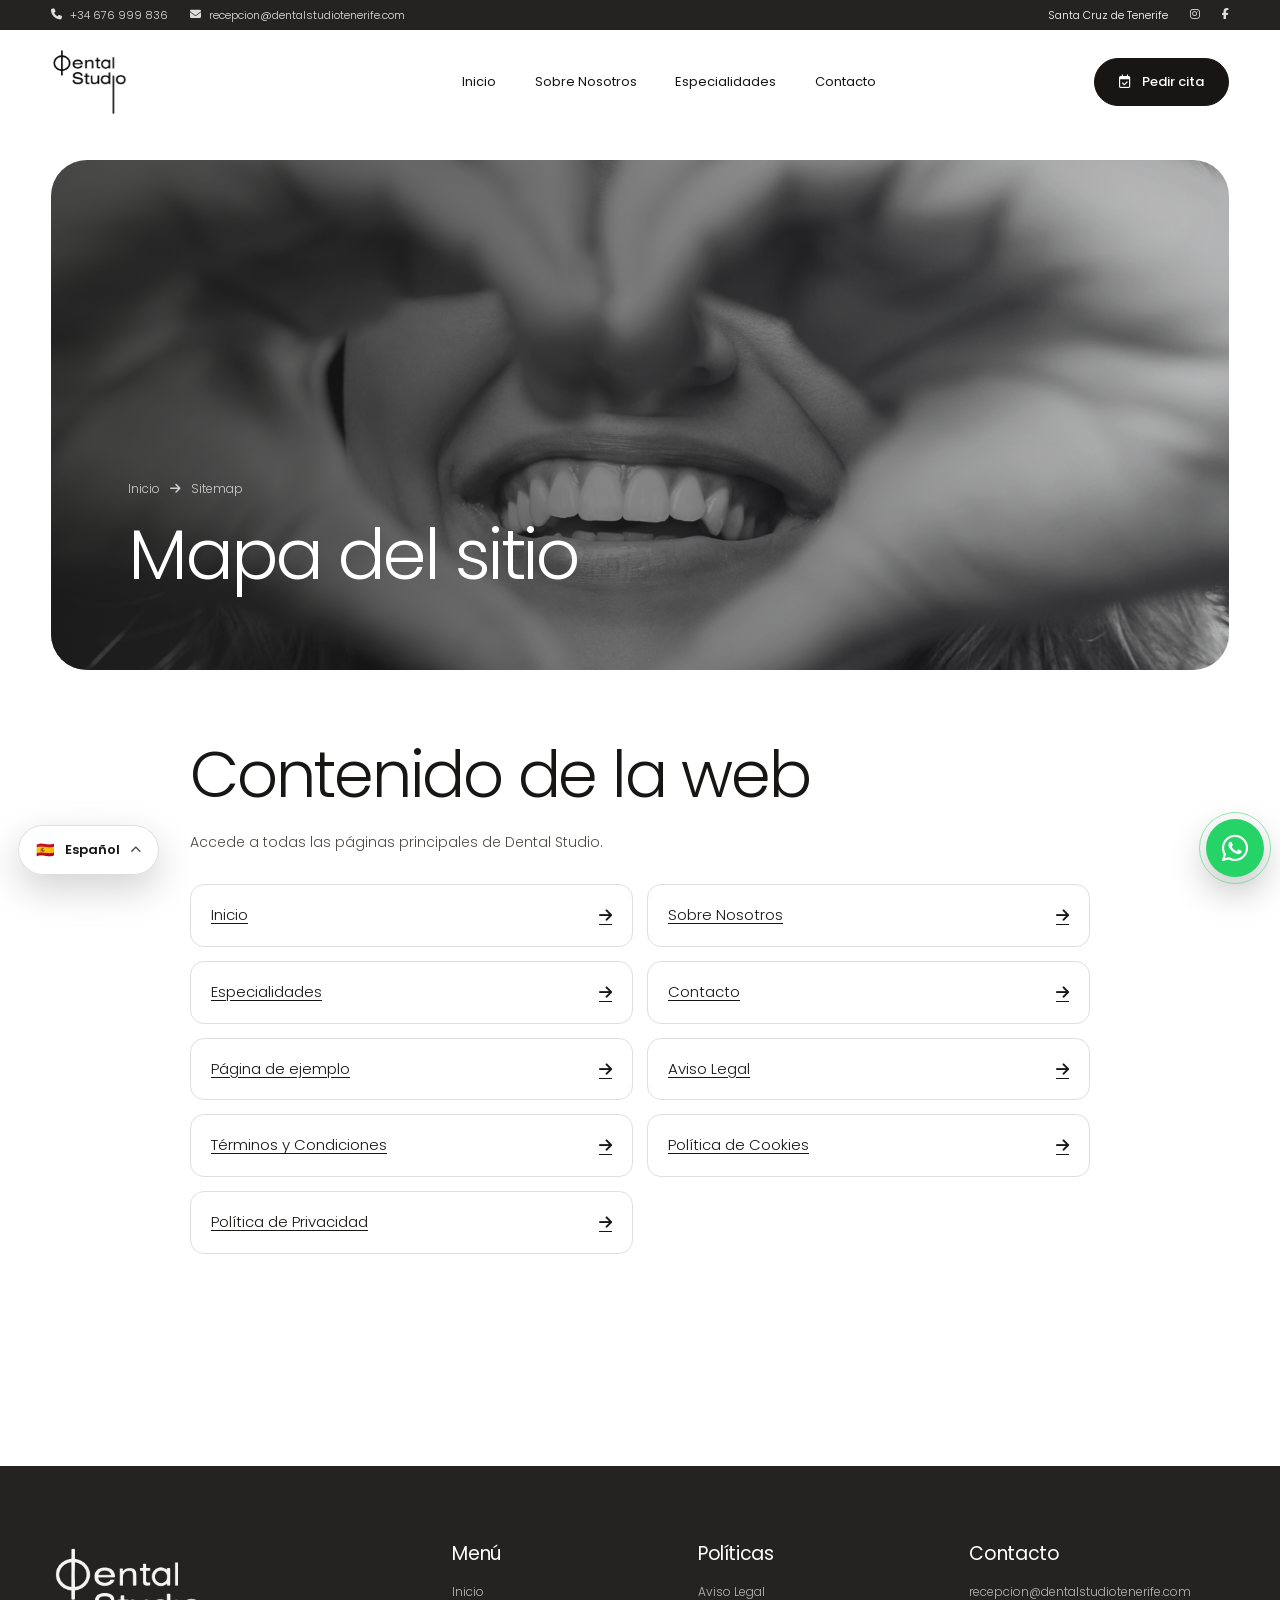
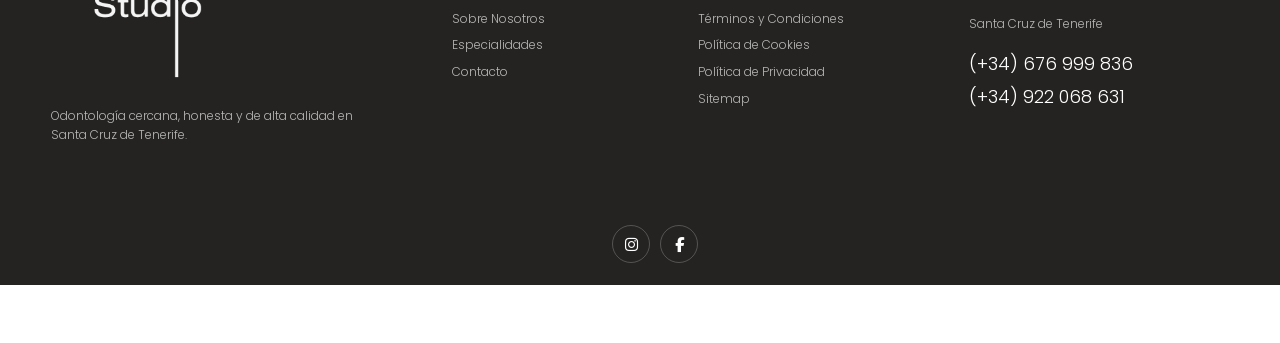
<file: sitemap.html>
<!DOCTYPE html>
<html lang="es"><head><meta charset="utf-8"/><meta content="width=device-width, initial-scale=1" name="viewport"/><title>Sitemap | Dental Studio Tenerife</title><link href="favicon.ico" rel="icon" sizes="any"/><link href="assets/img/favicon-32x32.png" rel="icon" sizes="32x32" type="image/png"/><link href="assets/img/favicon-16x16.png" rel="icon" sizes="16x16" type="image/png"/><link href="assets/img/apple-touch-icon.png" rel="apple-touch-icon" sizes="180x180"/><link href="site.webmanifest" rel="manifest"/><meta content="#ffffff" name="theme-color"/><meta content="Mapa del sitio de Dental Studio Tenerife" name="description"/><link href="https://fonts.googleapis.com" rel="preconnect"/><link crossorigin="" href="https://fonts.gstatic.com" rel="preconnect"/><link href="https://cdnjs.cloudflare.com/ajax/libs/font-awesome/6.7.2/css/all.min.css" rel="stylesheet"/><link href="assets/css/styles.css" rel="stylesheet"/></head><body><div class="topbar"><div class="shell"><div class="topbar__group"><a href="tel:+34676999836"><i aria-hidden="true" class="fa-solid fa-phone"></i> +34 676 999 836</a><a href="mailto:recepcion@dentalstudiotenerife.com"><i aria-hidden="true" class="fa-solid fa-envelope"></i> recepcion@dentalstudiotenerife.com</a></div><div class="topbar__group"><span>Santa Cruz de Tenerife</span><a aria-label="Instagram" href="#"><i class="fa-brands fa-instagram"></i></a><a aria-label="Facebook" href="#"><i class="fa-brands fa-facebook-f"></i></a></div></div></div>
<header class="site-header"><div class="shell"><a aria-label="Dental Studio, inicio" class="brand" href="index.html"><img alt="Dental Studio" src="assets/img/logo-dental-studio-hd.png"/></a><nav aria-label="Navegación principal" class="nav-links" id="mobile-navigation"><div class="mobile-nav-head">
<a aria-label="Dental Studio, inicio" class="mobile-nav-brand" href="index.html">
<img alt="Dental Studio" src="assets/img/logo-dental-studio-hd.png"/>
</a>
<button aria-label="Cerrar menú" class="mobile-nav-close" data-menu-close="" type="button">
<i aria-hidden="true" class="fa-solid fa-xmark"></i>
</button>
</div><a href="index.html">Inicio</a><a href="sobre-nosotros.html">Sobre Nosotros</a><a href="servicios.html">Especialidades</a><a href="contacto.html">Contacto</a><div class="mobile-nav-footer">
<a class="btn mobile-nav-cta" href="contacto.html">
<i aria-hidden="true" class="fa-regular fa-calendar-check"></i>
    Pedir cita
  </a>
<div class="mobile-nav-contact">
<a href="tel:+34676999836"><i aria-hidden="true" class="fa-solid fa-phone"></i><span>+34 676 999 836</span></a>
<a href="mailto:recepcion@dentalstudiotenerife.com"><i aria-hidden="true" class="fa-solid fa-envelope"></i><span>recepcion@dentalstudiotenerife.com</span></a>
</div>
<p>Santa Cruz de Tenerife</p>
</div></nav><a class="btn nav-cta" href="contacto.html"><i class="fa-regular fa-calendar-check"></i> Pedir cita</a><button aria-controls="mobile-navigation" aria-expanded="false" aria-label="Abrir menú de navegación" class="menu-toggle" type="button"><span aria-hidden="true" class="menu-toggle__line menu-toggle__line--top"></span><span aria-hidden="true" class="menu-toggle__line menu-toggle__line--middle"></span><span aria-hidden="true" class="menu-toggle__line menu-toggle__line--bottom"></span></button></div></header><button aria-label="Cerrar menú" class="nav-backdrop" data-menu-close="" type="button"></button><main><section class="page-hero"><div class="shell"><div class="page-hero__frame"><img alt="Sonrisa" src="assets/img/9-scaled.png"/><div class="page-hero__content"><div class="breadcrumb"><a href="index.html">Inicio</a><i class="fa-solid fa-arrow-right"></i><span>Sitemap</span></div><h1>Mapa del sitio</h1></div></div></div></section><section class="policy-wrap"><div class="policy-content"><h1>Contenido de la web</h1><p>Accede a todas las páginas principales de Dental Studio.</p><div class="sitemap-list"><a href="index.html">Inicio <i class="fa-solid fa-arrow-right"></i></a><a href="sobre-nosotros.html">Sobre Nosotros <i class="fa-solid fa-arrow-right"></i></a><a href="servicios.html">Especialidades <i class="fa-solid fa-arrow-right"></i></a><a href="contacto.html">Contacto <i class="fa-solid fa-arrow-right"></i></a><a href="pagina-de-ejemplo.html">Página de ejemplo <i class="fa-solid fa-arrow-right"></i></a><a href="aviso-legal.html">Aviso Legal <i class="fa-solid fa-arrow-right"></i></a><a href="terminos-y-condiciones.html">Términos y Condiciones <i class="fa-solid fa-arrow-right"></i></a><a href="politicas-de-cookies.html">Política de Cookies <i class="fa-solid fa-arrow-right"></i></a><a href="politicas-de-privacidad.html">Política de Privacidad <i class="fa-solid fa-arrow-right"></i></a></div></div></section></main><footer class="site-footer"><div class="shell"><div class="footer-grid"><div class="footer-brand"><img alt="Dental Studio" src="assets/img/logo-dental-studio-hd.png"/><p>Odontología cercana, honesta y de alta calidad en Santa Cruz de Tenerife.</p></div><div class="footer-col"><h3>Menú</h3><nav><a href="index.html">Inicio</a><a href="sobre-nosotros.html">Sobre Nosotros</a><a href="servicios.html">Especialidades</a><a href="contacto.html">Contacto</a></nav></div><div class="footer-col"><h3>Políticas</h3><nav><a href="aviso-legal.html">Aviso Legal</a><a href="terminos-y-condiciones.html">Términos y Condiciones</a><a href="politicas-de-cookies.html">Política de Cookies</a><a href="politicas-de-privacidad.html">Política de Privacidad</a><a href="sitemap.html">Sitemap</a></nav></div><div class="footer-col"><h3>Contacto</h3><p>recepcion@dentalstudiotenerife.com</p><p>Santa Cruz de Tenerife</p><div class="footer-phones">(+34) 676 999 836<br/>(+34) 922 068 631</div></div></div><p class="funding-copy"></p><div class="footer-bottom"><span></span><div class="footer-social"><a aria-label="Instagram" href="#"><i class="fa-brands fa-instagram"></i></a><a aria-label="Facebook" href="#"><i class="fa-brands fa-facebook-f"></i></a></div></div></div></footer>
<aside aria-label="Selector de idioma" class="language-switcher">
<button aria-expanded="false" aria-haspopup="listbox" class="language-toggle" type="button"><span aria-hidden="true">🇪🇸</span><strong>ES</strong><i aria-hidden="true" class="fa-solid fa-chevron-up"></i></button>
<div aria-label="Seleccionar idioma" class="language-menu" role="listbox"><button aria-selected="true" class="language-option is-active" data-lang="es" role="option" type="button"><span aria-hidden="true">🇪🇸</span><span>Español</span><span class="language-option__code">ES</span></button><button aria-selected="false" class="language-option" data-lang="en" role="option" type="button"><span aria-hidden="true">🇬🇧</span><span>English</span><span class="language-option__code">EN</span></button><button aria-selected="false" class="language-option" data-lang="de" role="option" type="button"><span aria-hidden="true">🇩🇪</span><span>Deutsch</span><span class="language-option__code">DE</span></button><button aria-selected="false" class="language-option" data-lang="fr" role="option" type="button"><span aria-hidden="true">🇫🇷</span><span>Français</span><span class="language-option__code">FR</span></button><button aria-selected="false" class="language-option" data-lang="it" role="option" type="button"><span aria-hidden="true">🇮🇹</span><span>Italiano</span><span class="language-option__code">IT</span></button><button aria-selected="false" class="language-option" data-lang="pt" role="option" type="button"><span aria-hidden="true">🇵🇹</span><span>Português</span><span class="language-option__code">PT</span></button><button aria-selected="false" class="language-option" data-lang="nl" role="option" type="button"><span aria-hidden="true">🇳🇱</span><span>Nederlands</span><span class="language-option__code">NL</span></button><button aria-selected="false" class="language-option" data-lang="pl" role="option" type="button"><span aria-hidden="true">🇵🇱</span><span>Polski</span><span class="language-option__code">PL</span></button><button aria-selected="false" class="language-option" data-lang="sv" role="option" type="button"><span aria-hidden="true">🇸🇪</span><span>Svenska</span><span class="language-option__code">SV</span></button><button aria-selected="false" class="language-option" data-lang="da" role="option" type="button"><span aria-hidden="true">🇩🇰</span><span>Dansk</span><span class="language-option__code">DA</span></button><button aria-selected="false" class="language-option" data-lang="no" role="option" type="button"><span aria-hidden="true">🇳🇴</span><span>Norsk</span><span class="language-option__code">NO</span></button></div>
</aside>
<a aria-label="Contactar por WhatsApp" class="whatsapp" href="https://wa.me/34676999836?text=Hola%20Dental%20Studio%2C%20quiero%20solicitar%20informaci%C3%B3n." rel="noopener noreferrer" target="_blank" title="Contactar por WhatsApp"><i aria-hidden="true" class="fa-brands fa-whatsapp"></i></a><script src="assets/js/site.js"></script></body></html>
</file>
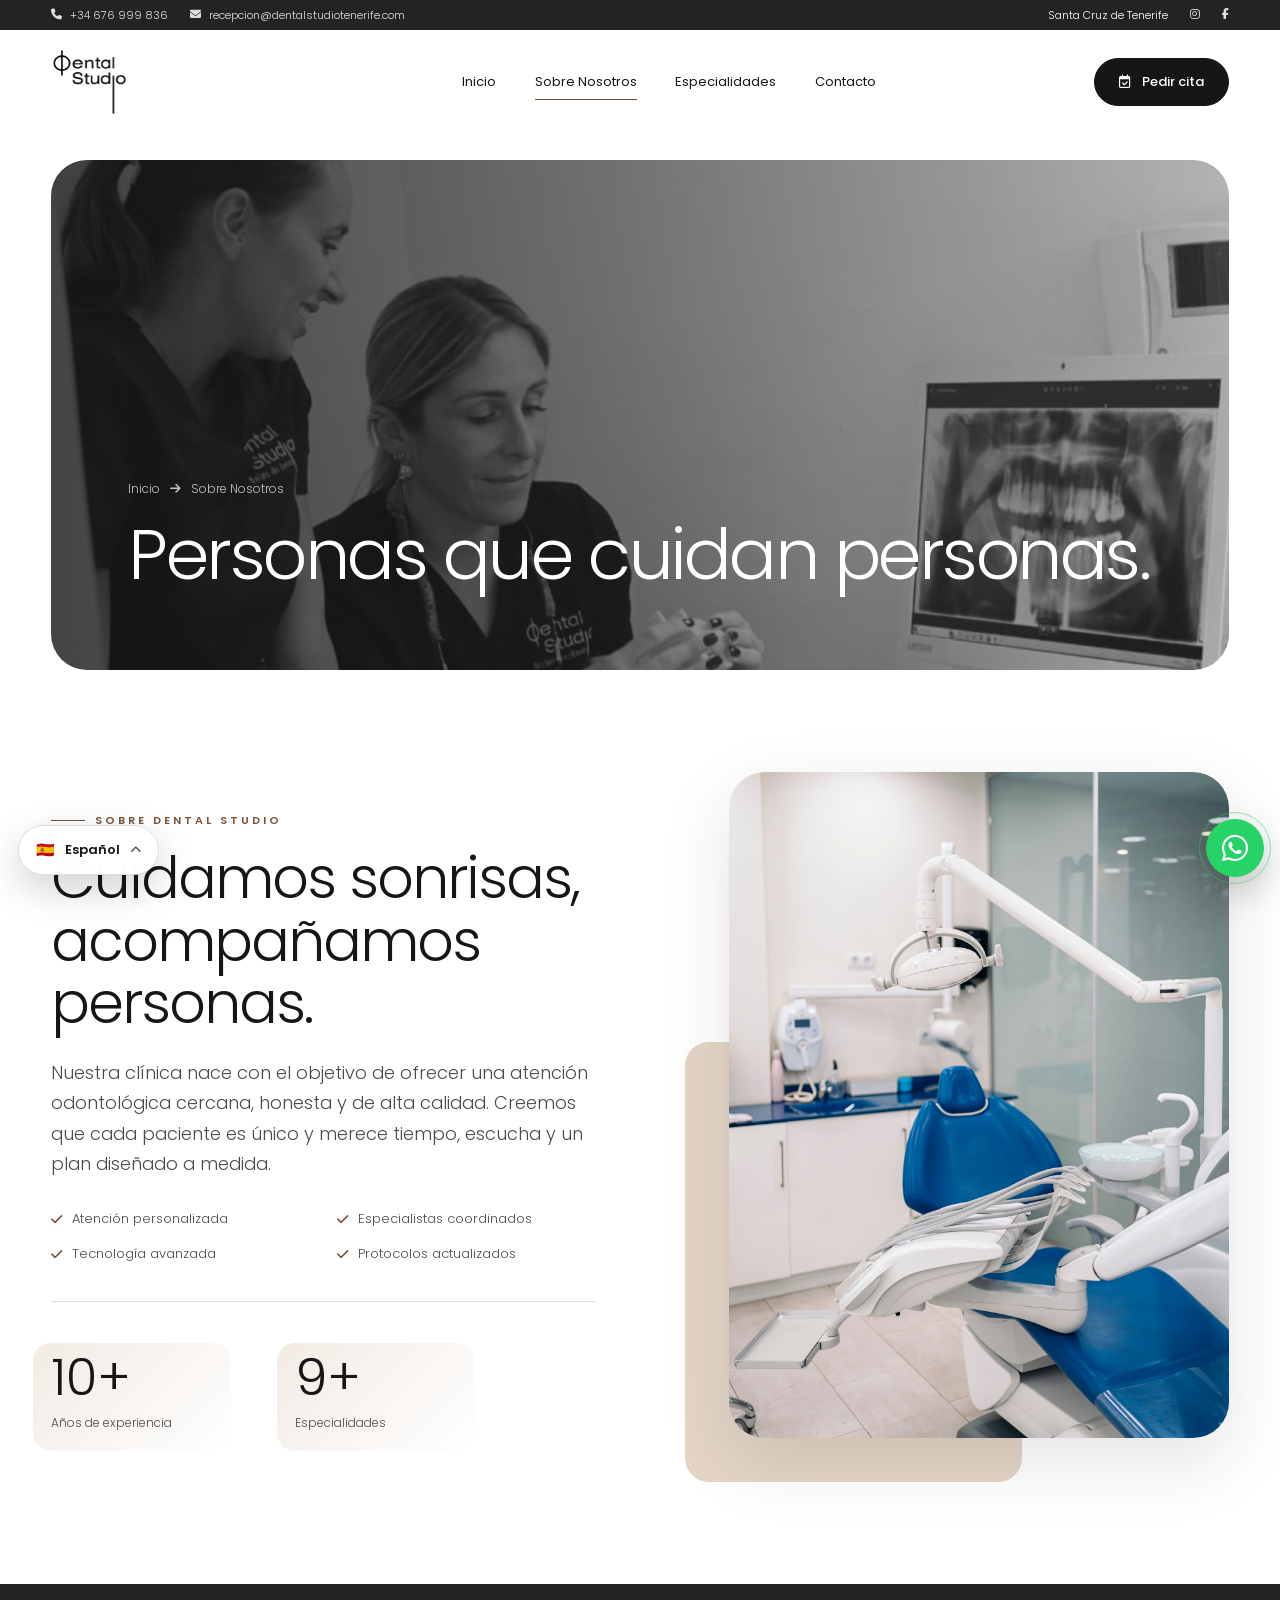
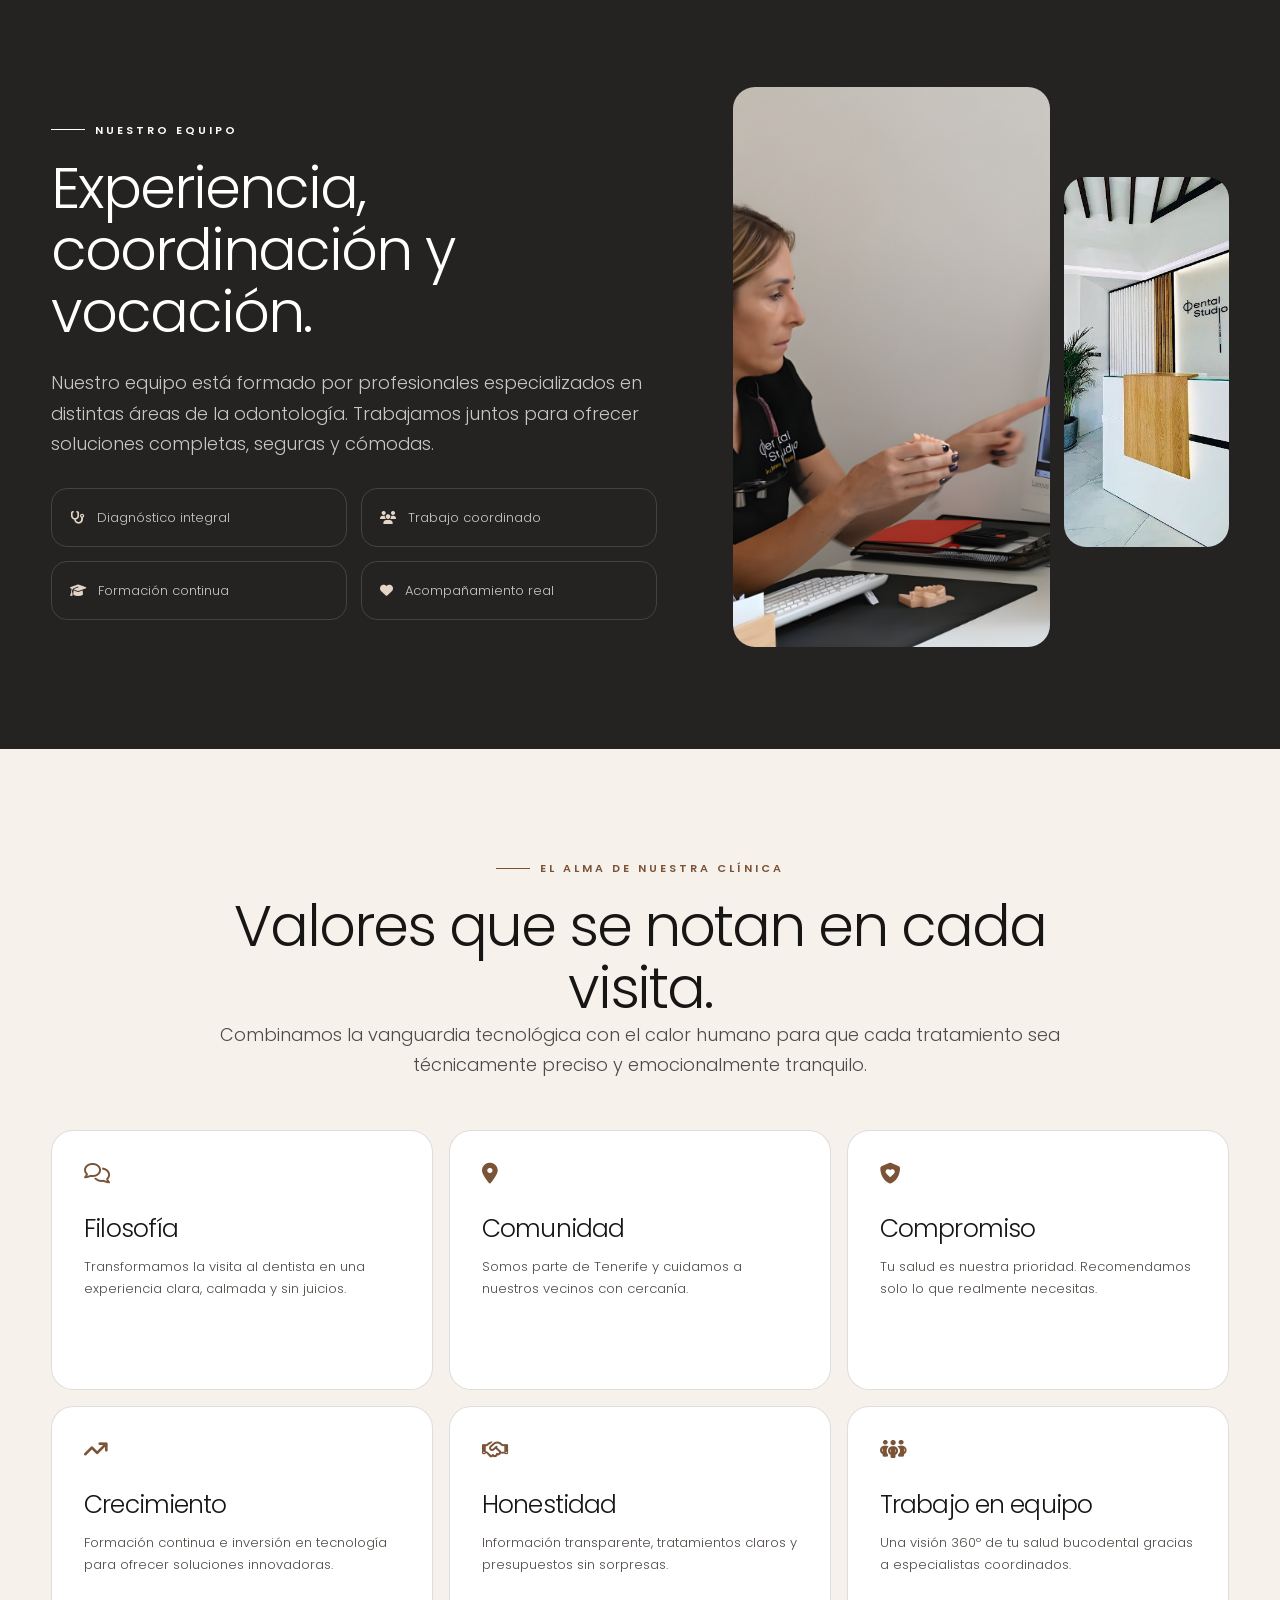
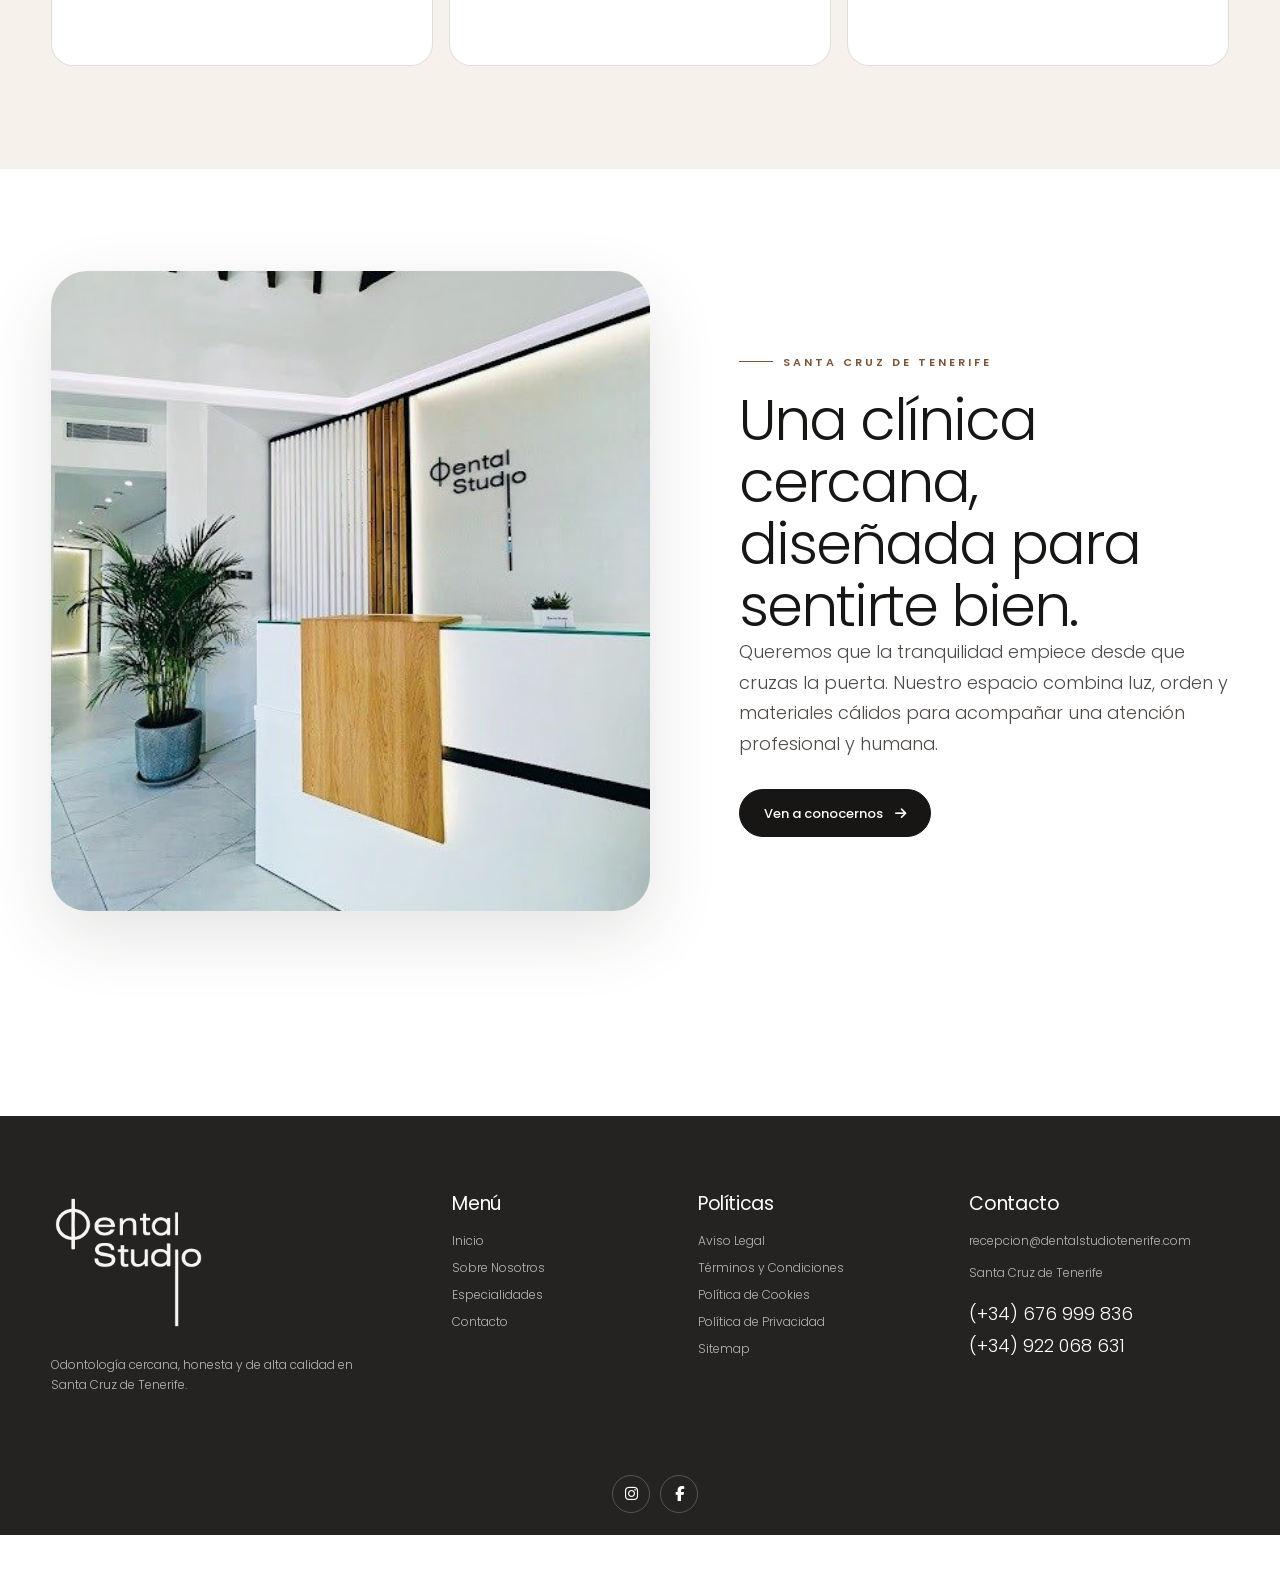
<file: sobre-nosotros.html>
<!DOCTYPE html>
<html lang="es"><head><meta charset="utf-8"/><meta content="width=device-width, initial-scale=1" name="viewport"/><title>Sobre Nosotros | Dental Studio Tenerife</title><link href="favicon.ico" rel="icon" sizes="any"/><link href="assets/img/favicon-32x32.png" rel="icon" sizes="32x32" type="image/png"/><link href="assets/img/favicon-16x16.png" rel="icon" sizes="16x16" type="image/png"/><link href="assets/img/apple-touch-icon.png" rel="apple-touch-icon" sizes="180x180"/><link href="site.webmanifest" rel="manifest"/><meta content="#ffffff" name="theme-color"/><meta content="Conoce el equipo, la filosofía y los valores de Dental Studio Tenerife." name="description"/><link href="https://fonts.googleapis.com" rel="preconnect"/><link crossorigin="" href="https://fonts.gstatic.com" rel="preconnect"/><link href="https://cdnjs.cloudflare.com/ajax/libs/font-awesome/6.7.2/css/all.min.css" rel="stylesheet"/><link href="assets/css/styles.css" rel="stylesheet"/></head><body><div class="topbar"><div class="shell"><div class="topbar__group"><a href="tel:+34676999836"><i aria-hidden="true" class="fa-solid fa-phone"></i> +34 676 999 836</a><a href="mailto:recepcion@dentalstudiotenerife.com"><i aria-hidden="true" class="fa-solid fa-envelope"></i> recepcion@dentalstudiotenerife.com</a></div><div class="topbar__group"><span>Santa Cruz de Tenerife</span><a aria-label="Instagram" href="#"><i class="fa-brands fa-instagram"></i></a><a aria-label="Facebook" href="#"><i class="fa-brands fa-facebook-f"></i></a></div></div></div>
<header class="site-header"><div class="shell"><a aria-label="Dental Studio, inicio" class="brand" href="index.html"><img alt="Dental Studio" src="assets/img/logo-dental-studio-hd.png"/></a><nav aria-label="Navegación principal" class="nav-links" id="mobile-navigation"><div class="mobile-nav-head">
<a aria-label="Dental Studio, inicio" class="mobile-nav-brand" href="index.html">
<img alt="Dental Studio" src="assets/img/logo-dental-studio-hd.png"/>
</a>
<button aria-label="Cerrar menú" class="mobile-nav-close" data-menu-close="" type="button">
<i aria-hidden="true" class="fa-solid fa-xmark"></i>
</button>
</div><a href="index.html">Inicio</a><a aria-current="page" href="sobre-nosotros.html">Sobre Nosotros</a><a href="servicios.html">Especialidades</a><a href="contacto.html">Contacto</a><div class="mobile-nav-footer">
<a class="btn mobile-nav-cta" href="contacto.html">
<i aria-hidden="true" class="fa-regular fa-calendar-check"></i>
    Pedir cita
  </a>
<div class="mobile-nav-contact">
<a href="tel:+34676999836"><i aria-hidden="true" class="fa-solid fa-phone"></i><span>+34 676 999 836</span></a>
<a href="mailto:recepcion@dentalstudiotenerife.com"><i aria-hidden="true" class="fa-solid fa-envelope"></i><span>recepcion@dentalstudiotenerife.com</span></a>
</div>
<p>Santa Cruz de Tenerife</p>
</div></nav><a class="btn nav-cta" href="contacto.html"><i class="fa-regular fa-calendar-check"></i> Pedir cita</a><button aria-controls="mobile-navigation" aria-expanded="false" aria-label="Abrir menú de navegación" class="menu-toggle" type="button"><span aria-hidden="true" class="menu-toggle__line menu-toggle__line--top"></span><span aria-hidden="true" class="menu-toggle__line menu-toggle__line--middle"></span><span aria-hidden="true" class="menu-toggle__line menu-toggle__line--bottom"></span></button></div></header><button aria-label="Cerrar menú" class="nav-backdrop" data-menu-close="" type="button"></button><main>
<section class="page-hero"><div class="shell"><div class="page-hero__frame"><img alt="Equipo de Dental Studio" src="assets/img/14-scaled.png"/><div class="page-hero__content"><div class="breadcrumb"><a href="index.html">Inicio</a><i class="fa-solid fa-arrow-right"></i><span>Sobre Nosotros</span></div><h1>Personas que cuidan personas.</h1></div></div></div></section>
<section class="section"><div class="shell about-feature"><div class="about-feature__copy" data-reveal="left"><p class="kicker">Sobre Dental Studio</p><h2>Cuidamos sonrisas, acompañamos personas.</h2><p class="lead">Nuestra clínica nace con el objetivo de ofrecer una atención odontológica cercana, honesta y de alta calidad. Creemos que cada paciente es único y merece tiempo, escucha y un plan diseñado a medida.</p><div class="check-list"><span><i class="fa-solid fa-check"></i> Atención personalizada</span><span><i class="fa-solid fa-check"></i> Especialistas coordinados</span><span><i class="fa-solid fa-check"></i> Tecnología avanzada</span><span><i class="fa-solid fa-check"></i> Protocolos actualizados</span></div><div class="stats-row"><div class="stat"><strong class="counter" data-count="10" data-suffix="+">10+</strong><span>Años de experiencia</span></div><div class="stat"><strong class="counter" data-count="9" data-suffix="+">9+</strong><span>Especialidades</span></div></div></div><div class="about-feature__media" data-reveal="right"><img alt="Gabinete de Dental Studio" src="assets/img/dental-clinic-inside-2026-03-10-01-06-42-utc-scaled.jpg"/></div></div></section>
<section class="section section--dark"><div class="shell team-panel"><div class="team-panel__copy" data-reveal="left"><p class="kicker">Nuestro equipo</p><h2>Experiencia, coordinación y vocación.</h2><p class="lead">Nuestro equipo está formado por profesionales especializados en distintas áreas de la odontología. Trabajamos juntos para ofrecer soluciones completas, seguras y cómodas.</p><div class="team-points"><div class="team-point"><i class="fa-solid fa-stethoscope"></i> Diagnóstico integral</div><div class="team-point"><i class="fa-solid fa-users"></i> Trabajo coordinado</div><div class="team-point"><i class="fa-solid fa-graduation-cap"></i> Formación continua</div><div class="team-point"><i class="fa-solid fa-heart"></i> Acompañamiento real</div></div></div><div class="team-panel__media" data-reveal="right"><img alt="Profesionales de Dental Studio" src="assets/img/3-e1776728262729.png"/><img alt="Recepción de Dental Studio" src="assets/img/imgi_25_AF1QipPCyVKzlpsHftdVtiN4ZuaSzImAL5-_rBlGt6I5s609-k-no.jpg"/></div></div></section>
<section class="section section--cream"><div class="shell"><div class="section-heading center" data-reveal=""><p class="kicker">El alma de nuestra clínica</p><h2>Valores que se notan en cada visita.</h2><p class="lead">Combinamos la vanguardia tecnológica con el calor humano para que cada tratamiento sea técnicamente preciso y emocionalmente tranquilo.</p></div><div class="values-grid"><article class="value-card" data-reveal=""><i class="fa-regular fa-comments"></i><h3>Filosofía</h3><p>Transformamos la visita al dentista en una experiencia clara, calmada y sin juicios.</p></article><article class="value-card" data-reveal=""><i class="fa-solid fa-location-dot"></i><h3>Comunidad</h3><p>Somos parte de Tenerife y cuidamos a nuestros vecinos con cercanía.</p></article><article class="value-card" data-reveal=""><i class="fa-solid fa-shield-heart"></i><h3>Compromiso</h3><p>Tu salud es nuestra prioridad. Recomendamos solo lo que realmente necesitas.</p></article><article class="value-card" data-reveal=""><i class="fa-solid fa-arrow-trend-up"></i><h3>Crecimiento</h3><p>Formación continua e inversión en tecnología para ofrecer soluciones innovadoras.</p></article><article class="value-card" data-reveal=""><i class="fa-regular fa-handshake"></i><h3>Honestidad</h3><p>Información transparente, tratamientos claros y presupuestos sin sorpresas.</p></article><article class="value-card" data-reveal=""><i class="fa-solid fa-people-group"></i><h3>Trabajo en equipo</h3><p>Una visión 360º de tu salud bucodental gracias a especialistas coordinados.</p></article></div></div></section>
<section class="section"><div class="shell local-story"><img alt="Recepción de Dental Studio" data-reveal="left" src="assets/img/imgi_25_AF1QipPCyVKzlpsHftdVtiN4ZuaSzImAL5-_rBlGt6I5s609-k-no.jpg"/><div data-reveal="right"><p class="kicker">Santa Cruz de Tenerife</p><h2>Una clínica cercana, diseñada para sentirte bien.</h2><p class="lead">Queremos que la tranquilidad empiece desde que cruzas la puerta. Nuestro espacio combina luz, orden y materiales cálidos para acompañar una atención profesional y humana.</p><div class="btn-row"><a class="btn" href="contacto.html">Ven a conocernos <i class="fa-solid fa-arrow-right"></i></a></div></div></div></section>
</main><footer class="site-footer"><div class="shell"><div class="footer-grid"><div class="footer-brand"><img alt="Dental Studio" src="assets/img/logo-dental-studio-hd.png"/><p>Odontología cercana, honesta y de alta calidad en Santa Cruz de Tenerife.</p></div><div class="footer-col"><h3>Menú</h3><nav><a href="index.html">Inicio</a><a href="sobre-nosotros.html">Sobre Nosotros</a><a href="servicios.html">Especialidades</a><a href="contacto.html">Contacto</a></nav></div><div class="footer-col"><h3>Políticas</h3><nav><a href="aviso-legal.html">Aviso Legal</a><a href="terminos-y-condiciones.html">Términos y Condiciones</a><a href="politicas-de-cookies.html">Política de Cookies</a><a href="politicas-de-privacidad.html">Política de Privacidad</a><a href="sitemap.html">Sitemap</a></nav></div><div class="footer-col"><h3>Contacto</h3><p>recepcion@dentalstudiotenerife.com</p><p>Santa Cruz de Tenerife</p><div class="footer-phones">(+34) 676 999 836<br/>(+34) 922 068 631</div></div></div><p class="funding-copy"></p><div class="footer-bottom"><span></span><div class="footer-social"><a aria-label="Instagram" href="#"><i class="fa-brands fa-instagram"></i></a><a aria-label="Facebook" href="#"><i class="fa-brands fa-facebook-f"></i></a></div></div></div></footer>
<aside aria-label="Selector de idioma" class="language-switcher">
<button aria-expanded="false" aria-haspopup="listbox" class="language-toggle" type="button"><span aria-hidden="true">🇪🇸</span><strong>ES</strong><i aria-hidden="true" class="fa-solid fa-chevron-up"></i></button>
<div aria-label="Seleccionar idioma" class="language-menu" role="listbox"><button aria-selected="true" class="language-option is-active" data-lang="es" role="option" type="button"><span aria-hidden="true">🇪🇸</span><span>Español</span><span class="language-option__code">ES</span></button><button aria-selected="false" class="language-option" data-lang="en" role="option" type="button"><span aria-hidden="true">🇬🇧</span><span>English</span><span class="language-option__code">EN</span></button><button aria-selected="false" class="language-option" data-lang="de" role="option" type="button"><span aria-hidden="true">🇩🇪</span><span>Deutsch</span><span class="language-option__code">DE</span></button><button aria-selected="false" class="language-option" data-lang="fr" role="option" type="button"><span aria-hidden="true">🇫🇷</span><span>Français</span><span class="language-option__code">FR</span></button><button aria-selected="false" class="language-option" data-lang="it" role="option" type="button"><span aria-hidden="true">🇮🇹</span><span>Italiano</span><span class="language-option__code">IT</span></button><button aria-selected="false" class="language-option" data-lang="pt" role="option" type="button"><span aria-hidden="true">🇵🇹</span><span>Português</span><span class="language-option__code">PT</span></button><button aria-selected="false" class="language-option" data-lang="nl" role="option" type="button"><span aria-hidden="true">🇳🇱</span><span>Nederlands</span><span class="language-option__code">NL</span></button><button aria-selected="false" class="language-option" data-lang="pl" role="option" type="button"><span aria-hidden="true">🇵🇱</span><span>Polski</span><span class="language-option__code">PL</span></button><button aria-selected="false" class="language-option" data-lang="sv" role="option" type="button"><span aria-hidden="true">🇸🇪</span><span>Svenska</span><span class="language-option__code">SV</span></button><button aria-selected="false" class="language-option" data-lang="da" role="option" type="button"><span aria-hidden="true">🇩🇰</span><span>Dansk</span><span class="language-option__code">DA</span></button><button aria-selected="false" class="language-option" data-lang="no" role="option" type="button"><span aria-hidden="true">🇳🇴</span><span>Norsk</span><span class="language-option__code">NO</span></button></div>
</aside>
<a aria-label="Contactar por WhatsApp" class="whatsapp" href="https://wa.me/34676999836?text=Hola%20Dental%20Studio%2C%20quiero%20solicitar%20informaci%C3%B3n." rel="noopener noreferrer" target="_blank" title="Contactar por WhatsApp"><i aria-hidden="true" class="fa-brands fa-whatsapp"></i></a><script src="assets/js/site.js"></script></body></html>
</file>
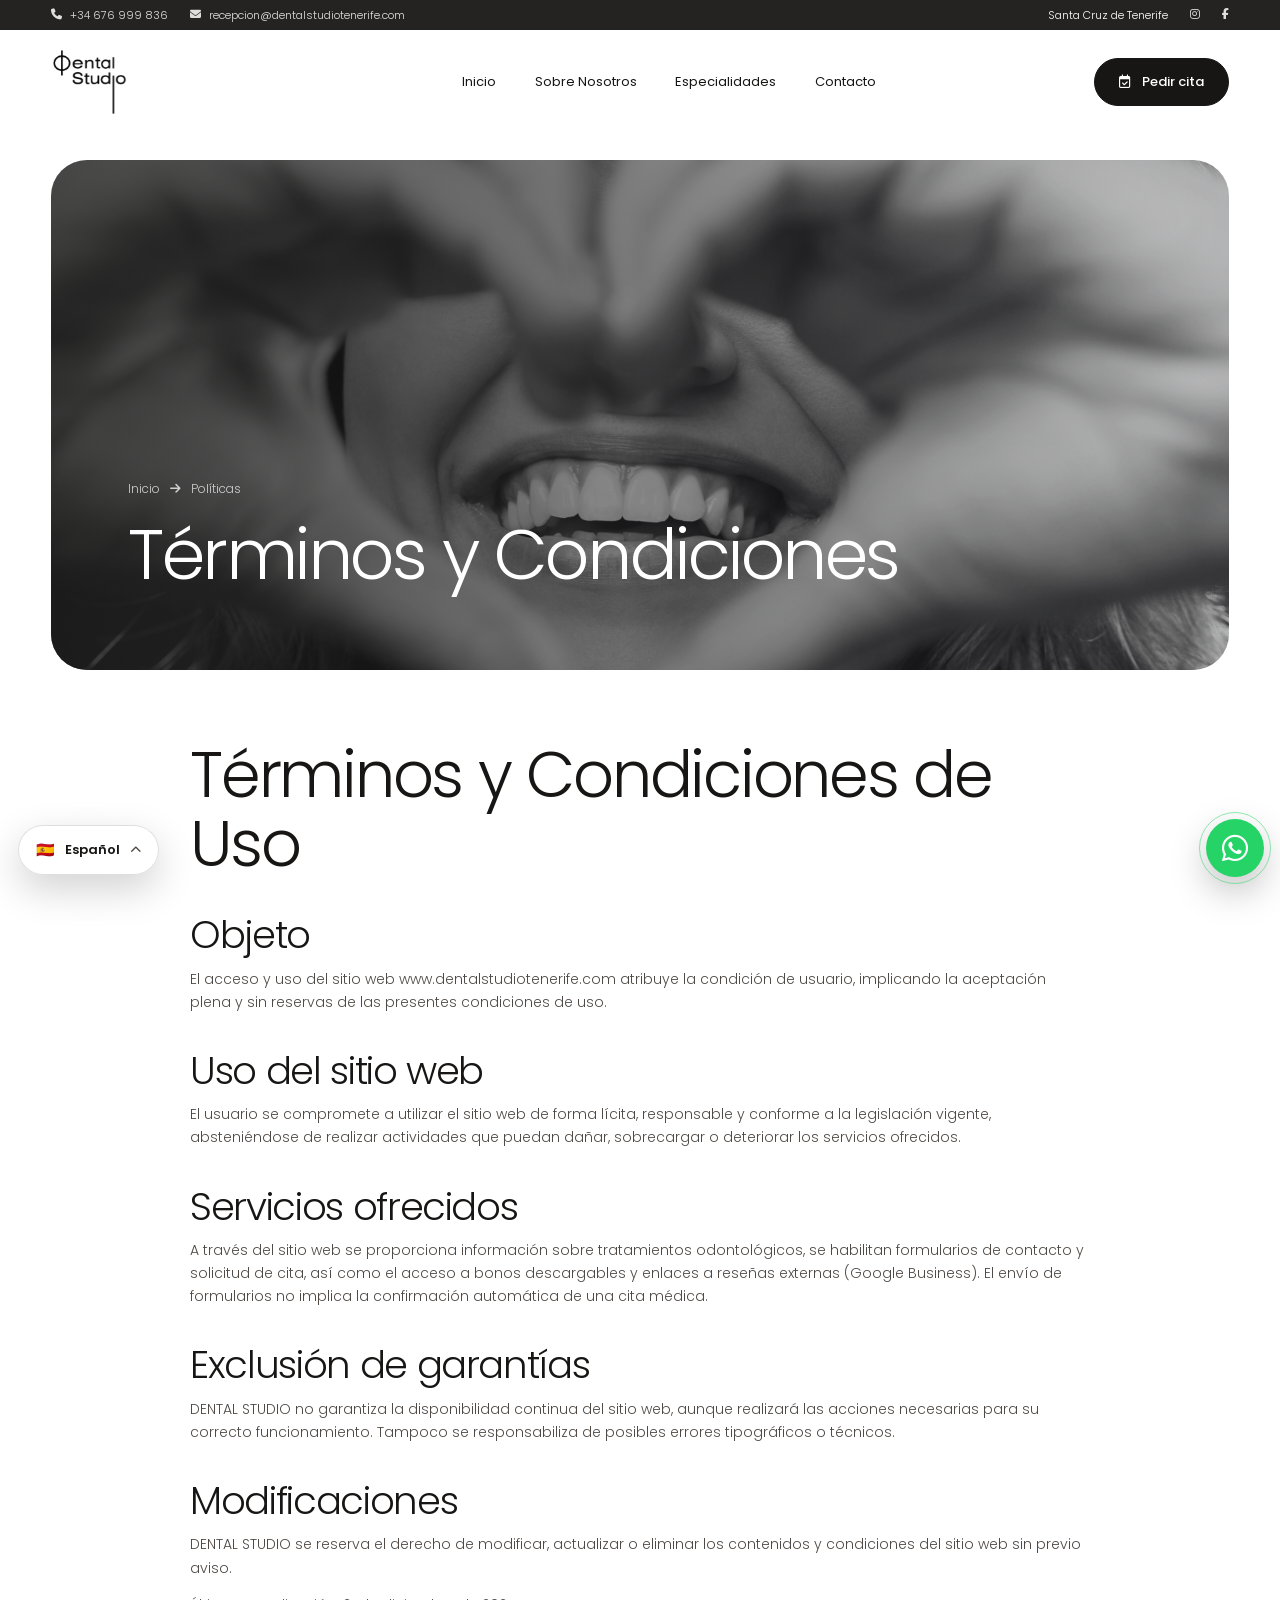
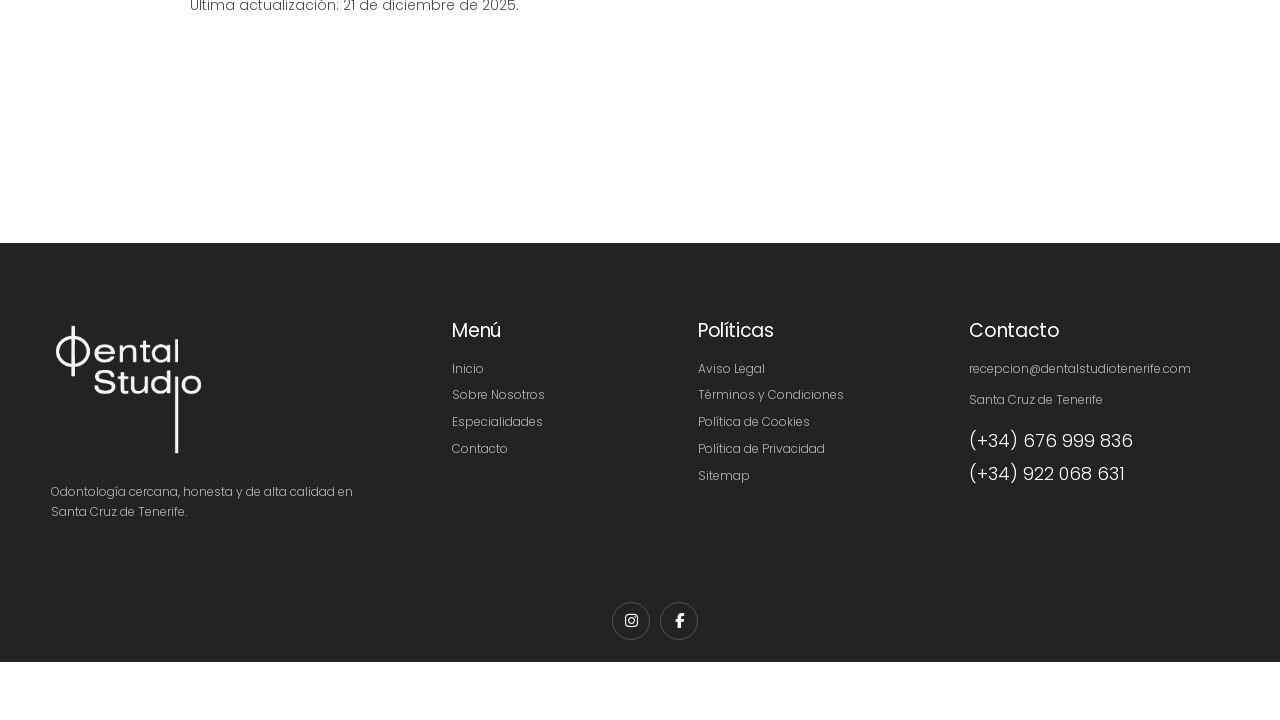
<file: terminos-y-condiciones.html>
<!DOCTYPE html>
<html lang="es"><head><meta charset="utf-8"/><meta content="width=device-width, initial-scale=1" name="viewport"/><title>Términos y Condiciones | Dental Studio Tenerife</title><link href="favicon.ico" rel="icon" sizes="any"/><link href="assets/img/favicon-32x32.png" rel="icon" sizes="32x32" type="image/png"/><link href="assets/img/favicon-16x16.png" rel="icon" sizes="16x16" type="image/png"/><link href="assets/img/apple-touch-icon.png" rel="apple-touch-icon" sizes="180x180"/><link href="site.webmanifest" rel="manifest"/><meta content="#ffffff" name="theme-color"/><meta content="Términos y Condiciones" name="description"/><link href="https://fonts.googleapis.com" rel="preconnect"/><link crossorigin="" href="https://fonts.gstatic.com" rel="preconnect"/><link href="https://cdnjs.cloudflare.com/ajax/libs/font-awesome/6.7.2/css/all.min.css" rel="stylesheet"/><link href="assets/css/styles.css" rel="stylesheet"/></head><body><div class="topbar"><div class="shell"><div class="topbar__group"><a href="tel:+34676999836"><i aria-hidden="true" class="fa-solid fa-phone"></i> +34 676 999 836</a><a href="mailto:recepcion@dentalstudiotenerife.com"><i aria-hidden="true" class="fa-solid fa-envelope"></i> recepcion@dentalstudiotenerife.com</a></div><div class="topbar__group"><span>Santa Cruz de Tenerife</span><a aria-label="Instagram" href="#"><i class="fa-brands fa-instagram"></i></a><a aria-label="Facebook" href="#"><i class="fa-brands fa-facebook-f"></i></a></div></div></div>
<header class="site-header"><div class="shell"><a aria-label="Dental Studio, inicio" class="brand" href="index.html"><img alt="Dental Studio" src="assets/img/logo-dental-studio-hd.png"/></a><nav aria-label="Navegación principal" class="nav-links" id="mobile-navigation"><div class="mobile-nav-head">
<a aria-label="Dental Studio, inicio" class="mobile-nav-brand" href="index.html">
<img alt="Dental Studio" src="assets/img/logo-dental-studio-hd.png"/>
</a>
<button aria-label="Cerrar menú" class="mobile-nav-close" data-menu-close="" type="button">
<i aria-hidden="true" class="fa-solid fa-xmark"></i>
</button>
</div><a href="index.html">Inicio</a><a href="sobre-nosotros.html">Sobre Nosotros</a><a href="servicios.html">Especialidades</a><a href="contacto.html">Contacto</a><div class="mobile-nav-footer">
<a class="btn mobile-nav-cta" href="contacto.html">
<i aria-hidden="true" class="fa-regular fa-calendar-check"></i>
    Pedir cita
  </a>
<div class="mobile-nav-contact">
<a href="tel:+34676999836"><i aria-hidden="true" class="fa-solid fa-phone"></i><span>+34 676 999 836</span></a>
<a href="mailto:recepcion@dentalstudiotenerife.com"><i aria-hidden="true" class="fa-solid fa-envelope"></i><span>recepcion@dentalstudiotenerife.com</span></a>
</div>
<p>Santa Cruz de Tenerife</p>
</div></nav><a class="btn nav-cta" href="contacto.html"><i class="fa-regular fa-calendar-check"></i> Pedir cita</a><button aria-controls="mobile-navigation" aria-expanded="false" aria-label="Abrir menú de navegación" class="menu-toggle" type="button"><span aria-hidden="true" class="menu-toggle__line menu-toggle__line--top"></span><span aria-hidden="true" class="menu-toggle__line menu-toggle__line--middle"></span><span aria-hidden="true" class="menu-toggle__line menu-toggle__line--bottom"></span></button></div></header><button aria-label="Cerrar menú" class="nav-backdrop" data-menu-close="" type="button"></button><main><section class="page-hero"><div class="shell"><div class="page-hero__frame"><img alt="Atención dental" src="assets/img/9-scaled.png"/><div class="page-hero__content"><div class="breadcrumb"><a href="index.html">Inicio</a><i class="fa-solid fa-arrow-right"></i><span>Políticas</span></div><h1>Términos y Condiciones</h1></div></div></div></section><section class="policy-wrap"><article class="policy-content">
<h1> Términos y Condiciones de Uso </h1>
<h2> Objeto </h2>
<p> El acceso y uso del sitio web www.dentalstudiotenerife.com atribuye la condición de usuario, implicando la aceptación plena y sin reservas de las presentes condiciones de uso. </p>
<h2> Uso del sitio web </h2>
<p> El usuario se compromete a utilizar el sitio web de forma lícita, responsable y conforme a la legislación vigente, absteniéndose de realizar actividades que puedan dañar, sobrecargar o deteriorar los servicios ofrecidos. </p>
<h2> Servicios ofrecidos </h2>
<p> A través del sitio web se proporciona información sobre tratamientos odontológicos, se habilitan formularios de contacto y solicitud de cita, así como el acceso a bonos descargables y enlaces a reseñas externas (Google Business). El envío de formularios no implica la confirmación automática de una cita médica. </p>
<h2> Exclusión de garantías </h2>
<p> DENTAL STUDIO no garantiza la disponibilidad continua del sitio web, aunque realizará las acciones necesarias para su correcto funcionamiento. Tampoco se responsabiliza de posibles errores tipográficos o técnicos. </p>
<h2> Modificaciones </h2>
<p> DENTAL STUDIO se reserva el derecho de modificar, actualizar o eliminar los contenidos y condiciones del sitio web sin previo aviso. </p>
<p class="updated"> Última actualización: 21 de diciembre de 2025. </p>
</article></section></main><footer class="site-footer"><div class="shell"><div class="footer-grid"><div class="footer-brand"><img alt="Dental Studio" src="assets/img/logo-dental-studio-hd.png"/><p>Odontología cercana, honesta y de alta calidad en Santa Cruz de Tenerife.</p></div><div class="footer-col"><h3>Menú</h3><nav><a href="index.html">Inicio</a><a href="sobre-nosotros.html">Sobre Nosotros</a><a href="servicios.html">Especialidades</a><a href="contacto.html">Contacto</a></nav></div><div class="footer-col"><h3>Políticas</h3><nav><a href="aviso-legal.html">Aviso Legal</a><a href="terminos-y-condiciones.html">Términos y Condiciones</a><a href="politicas-de-cookies.html">Política de Cookies</a><a href="politicas-de-privacidad.html">Política de Privacidad</a><a href="sitemap.html">Sitemap</a></nav></div><div class="footer-col"><h3>Contacto</h3><p>recepcion@dentalstudiotenerife.com</p><p>Santa Cruz de Tenerife</p><div class="footer-phones">(+34) 676 999 836<br/>(+34) 922 068 631</div></div></div><p class="funding-copy"></p><div class="footer-bottom"><span></span><div class="footer-social"><a aria-label="Instagram" href="#"><i class="fa-brands fa-instagram"></i></a><a aria-label="Facebook" href="#"><i class="fa-brands fa-facebook-f"></i></a></div></div></div></footer>
<aside aria-label="Selector de idioma" class="language-switcher">
<button aria-expanded="false" aria-haspopup="listbox" class="language-toggle" type="button"><span aria-hidden="true">🇪🇸</span><strong>ES</strong><i aria-hidden="true" class="fa-solid fa-chevron-up"></i></button>
<div aria-label="Seleccionar idioma" class="language-menu" role="listbox"><button aria-selected="true" class="language-option is-active" data-lang="es" role="option" type="button"><span aria-hidden="true">🇪🇸</span><span>Español</span><span class="language-option__code">ES</span></button><button aria-selected="false" class="language-option" data-lang="en" role="option" type="button"><span aria-hidden="true">🇬🇧</span><span>English</span><span class="language-option__code">EN</span></button><button aria-selected="false" class="language-option" data-lang="de" role="option" type="button"><span aria-hidden="true">🇩🇪</span><span>Deutsch</span><span class="language-option__code">DE</span></button><button aria-selected="false" class="language-option" data-lang="fr" role="option" type="button"><span aria-hidden="true">🇫🇷</span><span>Français</span><span class="language-option__code">FR</span></button><button aria-selected="false" class="language-option" data-lang="it" role="option" type="button"><span aria-hidden="true">🇮🇹</span><span>Italiano</span><span class="language-option__code">IT</span></button><button aria-selected="false" class="language-option" data-lang="pt" role="option" type="button"><span aria-hidden="true">🇵🇹</span><span>Português</span><span class="language-option__code">PT</span></button><button aria-selected="false" class="language-option" data-lang="nl" role="option" type="button"><span aria-hidden="true">🇳🇱</span><span>Nederlands</span><span class="language-option__code">NL</span></button><button aria-selected="false" class="language-option" data-lang="pl" role="option" type="button"><span aria-hidden="true">🇵🇱</span><span>Polski</span><span class="language-option__code">PL</span></button><button aria-selected="false" class="language-option" data-lang="sv" role="option" type="button"><span aria-hidden="true">🇸🇪</span><span>Svenska</span><span class="language-option__code">SV</span></button><button aria-selected="false" class="language-option" data-lang="da" role="option" type="button"><span aria-hidden="true">🇩🇰</span><span>Dansk</span><span class="language-option__code">DA</span></button><button aria-selected="false" class="language-option" data-lang="no" role="option" type="button"><span aria-hidden="true">🇳🇴</span><span>Norsk</span><span class="language-option__code">NO</span></button></div>
</aside>
<a aria-label="Contactar por WhatsApp" class="whatsapp" href="https://wa.me/34676999836?text=Hola%20Dental%20Studio%2C%20quiero%20solicitar%20informaci%C3%B3n." rel="noopener noreferrer" target="_blank" title="Contactar por WhatsApp"><i aria-hidden="true" class="fa-brands fa-whatsapp"></i></a><script src="assets/js/site.js"></script></body></html>
</file>
<file: assets/css/styles.css>
@import url('https://fonts.googleapis.com/css2?family=Poppins:wght@300;400;500;600&display=swap');

:root {
  --ink: #171615;
  --soft-ink: #4f4a46;
  --paper: #ffffff;
  --cream: #f6f1eb;
  --sand: #e4d5c7;
  --wood: #b88962;
  --wood-dark: #7b5438;
  --charcoal: #242321;
  --line: rgba(23, 22, 21, .14);
  --green: #25d366;
  --radius-sm: 10px;
  --radius: 22px;
  --radius-lg: 36px;
  --shadow: 0 24px 70px rgba(37, 29, 23, .12);
  --gutter: clamp(18px, 4vw, 72px);
  --content: 1680px;
  --reading: 900px;
}

* { box-sizing: border-box; }
html { scroll-behavior: smooth; }
body {
  margin: 0;
  color: var(--ink);
  background: var(--paper);
  font-family: 'Poppins', 'Century Gothic', Arial, sans-serif;
  font-size: 15px;
  line-height: 1.65;
  font-weight: 300;
  overflow-x: hidden;
}
body.menu-open { overflow: hidden; }
a { color: inherit; text-decoration: none; }
img { display: block; width: 100%; height: auto; }
button, input, textarea, select { font: inherit; }
button { color: inherit; }

.shell { width: min(var(--content), calc(100% - (var(--gutter) * 2))); margin-inline: auto; }
.reading { width: min(var(--reading), calc(100% - (var(--gutter) * 2))); margin-inline: auto; }
.section { padding: clamp(72px, 8vw, 132px) 0; position: relative; }
.section--cream { background: var(--cream); }
.section--dark { background: var(--charcoal); color: #fff; }
.section--wood { background: var(--wood); color: #fff; }
.section-heading { max-width: 880px; }
.section-heading.center { margin-inline: auto; text-align: center; }
.kicker {
  display: inline-flex; align-items: center; gap: 10px; margin: 0 0 18px;
  color: var(--wood-dark); font-size: 11px; font-weight: 600; letter-spacing: .27em; text-transform: uppercase;
}
.kicker::before { content: ''; width: 34px; height: 1px; background: currentColor; }
.section--dark .kicker, .section--wood .kicker { color: #fff; }
h1, h2, h3, h4 { margin: 0; font-weight: 300; line-height: 1.08; letter-spacing: -.035em; }
h1 { font-size: clamp(52px, 6vw, 98px); }
h2 { font-size: clamp(38px, 4.5vw, 72px); }
h3 { font-size: clamp(22px, 2vw, 31px); }
p { margin: 0 0 1em; }
.lead { color: var(--soft-ink); font-size: clamp(17px, 1.4vw, 21px); line-height: 1.7; }
.section--dark .lead, .section--wood .lead { color: rgba(255,255,255,.75); }
.muted { color: var(--soft-ink); }

.btn {
  display: inline-flex; align-items: center; justify-content: center; gap: 12px;
  min-height: 48px; padding: 0 24px; border: 1px solid var(--ink); border-radius: 999px;
  background: var(--ink); color: #fff; font-size: 13px; font-weight: 500; cursor: pointer;
  transition: transform .25s ease, background .25s ease, border-color .25s ease, box-shadow .25s ease;
}
.btn:hover { transform: translateY(-3px); background: var(--wood-dark); border-color: var(--wood-dark); box-shadow: 0 12px 28px rgba(123,84,56,.23); }
.btn--light { background: #fff; color: var(--ink); border-color: #fff; }
.btn--ghost { background: transparent; color: var(--ink); }
.btn--ghost-light { background: transparent; color: #fff; border-color: rgba(255,255,255,.75); }
.btn-row { display: flex; flex-wrap: wrap; gap: 12px; margin-top: 30px; }
.icon-round { width: 46px; height: 46px; border-radius: 50%; display: grid; place-items: center; background: var(--cream); color: var(--wood-dark); flex: 0 0 auto; }

/* Compact header */
.topbar { min-height: 30px; background: var(--charcoal); color: #fff; font-size: 11px; }
.topbar .shell { min-height: 30px; display: flex; align-items: center; justify-content: space-between; gap: 20px; }
.topbar__group { display: flex; align-items: center; gap: 22px; }
.topbar a { display: inline-flex; align-items: center; gap: 8px; color: rgba(255,255,255,.85); }
.site-header { position: sticky; top: 0; z-index: 1000; height: 82px; background: rgba(255,255,255,.93); backdrop-filter: blur(18px); border-bottom: 1px solid transparent; transition: height .25s ease, box-shadow .25s ease, border-color .25s ease; }
.site-header.is-scrolled { height: 70px; box-shadow: 0 12px 38px rgba(23,22,21,.08); border-color: var(--line); }
.site-header .shell { height: 100%; display: grid; grid-template-columns: 170px 1fr 170px; align-items: center; gap: 24px; }
.brand { display: inline-flex; align-items: center; width: 122px; }
.brand img { max-height: 68px; object-fit: contain; }
.nav-links { display: flex; align-items: center; justify-content: center; gap: clamp(22px, 3vw, 48px); }
.nav-links a { position: relative; font-size: 13px; font-weight: 400; }
.nav-links a::after { content: ''; position: absolute; left: 0; right: 100%; bottom: -8px; height: 1px; background: var(--wood-dark); transition: right .25s ease; }
.nav-links a:hover::after, .nav-links a[aria-current='page']::after { right: 0; }
.nav-cta { justify-self: end; }
.menu-toggle { display: none; justify-self: end; width: 44px; height: 44px; border: 0; border-radius: 50%; background: var(--ink); color: #fff; font-size: 18px; cursor: pointer; }

/* Home hero */
.home-hero { padding: clamp(18px, 2.5vw, 40px) 0 0; }
.home-hero__frame { position: relative; min-height: min(760px, calc(100vh - 112px)); overflow: hidden; border-radius: var(--radius-lg); background: var(--charcoal); box-shadow: var(--shadow); }
.home-hero__media { position: absolute; inset: 0; }
.home-hero__media img { width: 100%; height: 100%; object-fit: cover; object-position: center; filter: saturate(.82) contrast(1.02); animation: heroZoom 16s ease-in-out infinite alternate; }
.home-hero__frame::after { content: ''; position: absolute; inset: 0; background: linear-gradient(90deg, rgba(18,17,16,.82) 0%, rgba(18,17,16,.54) 40%, rgba(18,17,16,.08) 76%); }
.home-hero__content { position: relative; z-index: 2; min-height: inherit; display: flex; flex-direction: column; justify-content: center; width: min(760px, 72%); padding: clamp(50px, 7vw, 110px); color: #fff; }
.home-hero__content h1 { max-width: 710px; }
.home-hero__content .lead { max-width: 610px; margin-top: 24px; color: rgba(255,255,255,.78); }
.home-hero__badge { position: absolute; z-index: 3; right: clamp(20px, 4vw, 68px); bottom: clamp(20px, 4vw, 64px); width: min(320px, 32vw); padding: 24px; border: 1px solid rgba(255,255,255,.28); border-radius: 20px; background: rgba(246,241,235,.92); color: var(--ink); backdrop-filter: blur(14px); }
.home-hero__badge strong { display: block; font-size: 20px; font-weight: 400; margin-bottom: 5px; }
.home-hero__badge span { color: var(--soft-ink); font-size: 13px; }
@keyframes heroZoom { from { transform: scale(1); } to { transform: scale(1.045); } }

/* Slider / promise */
.promise { display: grid; grid-template-columns: minmax(0,.82fr) minmax(0,1.18fr); gap: clamp(42px, 7vw, 120px); align-items: center; }
.promise__copy h2 { max-width: 660px; }
.promise__copy .lead { margin-top: 25px; max-width: 620px; }
.image-slider { overflow: hidden; border-radius: var(--radius-lg); box-shadow: var(--shadow); background: var(--cream); }
.image-slider-track { display: flex; transition: transform .9s cubic-bezier(.22,.61,.36,1); }
.image-slide { flex: 0 0 100%; display: grid; grid-template-columns: repeat(2, minmax(0,1fr)); gap: 10px; padding: 10px; }
.image-slide img { height: clamp(300px, 38vw, 570px); object-fit: cover; border-radius: calc(var(--radius-lg) - 10px); }
.slider-dots { display: flex; gap: 8px; margin-top: 22px; }
.slider-dot { width: 28px; height: 3px; border: 0; background: var(--sand); padding: 0; cursor: pointer; transition: width .25s, background .25s; }
.slider-dot.is-active { width: 52px; background: var(--wood-dark); }

/* Values */
.values-strip { display: grid; grid-template-columns: repeat(3, minmax(0,1fr)); gap: 14px; margin-top: 52px; }
.value-chip { min-height: 150px; padding: 26px; border: 1px solid var(--line); border-radius: var(--radius); background: rgba(255,255,255,.75); transition: transform .25s ease, border-color .25s ease, background .25s ease; }
.value-chip:hover { transform: translateY(-7px); border-color: var(--wood); background: #fff; }
.value-chip i { color: var(--wood-dark); font-size: 21px; }
.value-chip h3 { font-size: 20px; margin: 22px 0 10px; letter-spacing: -.02em; }
.value-chip p { color: var(--soft-ink); font-size: 13px; margin: 0; }

/* About split */
.about-feature { display: grid; grid-template-columns: minmax(0,1fr) minmax(0,1fr); gap: clamp(45px, 7vw, 120px); align-items: center; }
.about-feature__media { position: relative; padding: 0 0 44px 44px; }
.about-feature__media::before { content: ''; position: absolute; left: 0; bottom: 0; width: 62%; height: 62%; border-radius: 24px; background: var(--sand); }
.about-feature__media img { position: relative; z-index: 1; height: clamp(480px, 52vw, 720px); object-fit: cover; border-radius: var(--radius-lg); box-shadow: var(--shadow); }
.about-feature__copy .lead { margin-top: 24px; }
.check-list { display: grid; grid-template-columns: repeat(2, minmax(0,1fr)); gap: 14px 28px; margin: 28px 0; }
.check-list span { display: flex; gap: 10px; align-items: flex-start; font-size: 13px; color: var(--soft-ink); }
.check-list i { color: var(--wood-dark); margin-top: 5px; }
.stats-row { display: flex; gap: clamp(30px, 5vw, 90px); padding-top: 34px; margin-top: 36px; border-top: 1px solid var(--line); }
.stat strong { display: block; font-size: clamp(42px, 4vw, 65px); font-weight: 300; line-height: 1; }
.stat span { display: block; margin-top: 10px; color: var(--soft-ink); font-size: 12px; }

/* Services */
.services-intro { display: flex; align-items: end; justify-content: space-between; gap: 40px; margin-bottom: 52px; }
.services-intro .section-heading { max-width: 760px; }
.services-grid { display: grid; grid-template-columns: repeat(4, minmax(0,1fr)); gap: 16px; }
.service-card { position: relative; min-height: 480px; padding: 26px; border-radius: var(--radius); overflow: hidden; display: flex; flex-direction: column; justify-content: flex-end; color: #fff; isolation: isolate; box-shadow: var(--shadow); }
.service-card::before { content: ''; position: absolute; inset: 0; z-index: -2; background: var(--image) center/cover; transition: transform .6s ease; }
.service-card::after { content: ''; position: absolute; inset: 0; z-index: -1; background: linear-gradient(180deg, rgba(10,10,10,.05), rgba(10,10,10,.82)); }
.service-card:hover::before { transform: scale(1.06); }
.service-card__icon { width: 46px; height: 46px; margin-bottom: auto; display: grid; place-items: center; border-radius: 50%; background: rgba(255,255,255,.9); color: var(--wood-dark); }
.service-card h3 { font-size: 28px; }
.service-card p { margin: 14px 0 0; color: rgba(255,255,255,.76); font-size: 13px; }
.service-card__link { display: inline-flex; gap: 8px; align-items: center; margin-top: 18px; font-size: 12px; font-weight: 500; }

/* Team */
.team-panel { display: grid; grid-template-columns: 1.1fr .9fr; gap: clamp(30px, 6vw, 90px); align-items: center; }
.team-panel__media { display: grid; grid-template-columns: 1fr .52fr; gap: 14px; }
.team-panel__media img { height: 560px; object-fit: cover; border-radius: var(--radius); }
.team-panel__media img:last-child { height: 370px; margin-top: 90px; }
.team-panel__copy .lead { margin-top: 25px; }
.team-points { display: grid; grid-template-columns: repeat(2, minmax(0,1fr)); gap: 14px; margin-top: 28px; }
.team-point { padding: 18px; border: 1px solid rgba(255,255,255,.15); border-radius: 16px; color: rgba(255,255,255,.75); font-size: 13px; }
.team-point i { color: var(--sand); margin-right: 8px; }

/* Testimonials */
.testimonial-grid { display: grid; grid-template-columns: repeat(3,minmax(0,1fr)); gap: 16px; margin-top: 50px; }
.testimonial { padding: 30px; border-radius: var(--radius); border: 1px solid var(--line); background: #fff; box-shadow: 0 14px 40px rgba(23,22,21,.05); }
.testimonial__top { display: flex; align-items: center; justify-content: space-between; gap: 20px; }
.testimonial__author { display: flex; align-items: center; gap: 13px; }
.avatar { width: 46px; height: 46px; border-radius: 50%; object-fit: cover; }
.testimonial strong { display: block; font-weight: 500; }
.testimonial small { color: var(--soft-ink); }
.stars { color: #e3a51e; letter-spacing: 2px; margin: 24px 0 14px; }
.testimonial p { color: var(--soft-ink); font-size: 14px; margin: 0; }
.google-mark { font-weight: 600; font-size: 19px; letter-spacing: -.06em; }

/* Before after */
.smile-grid { display: grid; grid-template-columns: .62fr 1.38fr; gap: clamp(40px, 7vw, 110px); align-items: center; }
.before-after { --position: 50%; position: relative; min-height: 600px; overflow: hidden; border-radius: var(--radius-lg); box-shadow: var(--shadow); }
.before-after img { position: absolute; inset: 0; width: 100%; height: 100%; object-fit: cover; }
.before-after .after { clip-path: inset(0 0 0 var(--position)); }
.before-after::after { content: ''; position: absolute; top: 0; bottom: 0; left: var(--position); width: 2px; background: #fff; transform: translateX(-1px); pointer-events: none; }
.before-after input { position: absolute; inset: 0; width: 100%; height: 100%; opacity: 0; cursor: ew-resize; z-index: 3; }
.compare-handle { position: absolute; z-index: 2; left: var(--position); top: 50%; transform: translate(-50%,-50%); width: 52px; height: 52px; border-radius: 50%; background: #fff; display: grid; place-items: center; color: var(--ink); box-shadow: 0 8px 24px rgba(0,0,0,.18); pointer-events: none; }

/* QR and FAQ */
.review-panel { display: grid; grid-template-columns: 1fr .7fr; gap: clamp(30px, 6vw, 90px); align-items: center; padding: clamp(34px, 6vw, 90px); border-radius: var(--radius-lg); background: var(--sand); }
.review-panel__qr { display: flex; justify-content: center; }
.qr-card { width: min(340px,100%); padding: 24px; border-radius: 24px; background: #fff; text-align: center; box-shadow: var(--shadow); }
.qr-card img { aspect-ratio: 1; object-fit: contain; }
.qr-card strong { display: block; margin-top: 15px; font-weight: 500; }
.faq-grid { display: grid; grid-template-columns: .8fr 1.2fr; gap: clamp(40px, 7vw, 110px); align-items: start; }
.accordion { border-top: 1px solid var(--line); }
.accordion-item { border-bottom: 1px solid var(--line); }
.accordion-button { width: 100%; display: grid; grid-template-columns: 1fr auto; align-items: center; gap: 20px; border: 0; background: none; padding: 22px 0; text-align: left; font-size: 17px; cursor: pointer; }
.accordion-button i { transition: transform .25s ease; }
.accordion-item.is-open .accordion-button i { transform: rotate(45deg); }
.accordion-panel { display: grid; grid-template-rows: 0fr; transition: grid-template-rows .32s ease; }
.accordion-panel > div { overflow: hidden; }
.accordion-panel p { color: var(--soft-ink); margin: 0; padding: 0 40px 22px 0; }
.accordion-item.is-open .accordion-panel { grid-template-rows: 1fr; }

/* CTA */
.cta { position: relative; min-height: 520px; display: grid; place-items: center; overflow: hidden; border-radius: var(--radius-lg); color: #fff; text-align: center; }
.cta img { position: absolute; inset: 0; height: 100%; object-fit: cover; }
.cta::after { content: ''; position: absolute; inset: 0; background: rgba(24,20,17,.57); }
.cta__content { position: relative; z-index: 2; max-width: 760px; padding: 40px; }
.cta__content .lead { color: rgba(255,255,255,.78); margin-top: 20px; }

/* Interior hero */
.page-hero { padding: 26px 0 0; }
.page-hero__frame { position: relative; min-height: 510px; overflow: hidden; border-radius: var(--radius-lg); color: #fff; display: flex; align-items: flex-end; }
.page-hero__frame img { position: absolute; inset: 0; height: 100%; object-fit: cover; filter: saturate(.55); }
.page-hero__frame::after { content: ''; position: absolute; inset: 0; background: linear-gradient(90deg, rgba(20,19,18,.75), rgba(20,19,18,.12)); }
.page-hero__content { position: relative; z-index: 2; padding: clamp(38px, 6vw, 82px); }
.breadcrumb { display: flex; gap: 10px; align-items: center; margin-bottom: 18px; font-size: 12px; color: rgba(255,255,255,.75); }
.page-hero h1 { font-size: clamp(50px, 5.5vw, 88px); }

/* Services page */
.treatment-grid { display: grid; grid-template-columns: repeat(3,minmax(0,1fr)); gap: 16px; margin-top: 50px; }
.treatment-card { padding: 30px; border: 1px solid var(--line); border-radius: var(--radius); background: #fff; transition: transform .25s ease, box-shadow .25s ease, border-color .25s ease; }
.treatment-card:hover { transform: translateY(-7px); box-shadow: var(--shadow); border-color: var(--sand); }
.treatment-card__icon { width: 54px; height: 54px; display: grid; place-items: center; border-radius: 50%; background: var(--cream); color: var(--wood-dark); font-size: 20px; }
.treatment-card h3 { margin: 22px 0 14px; font-size: 27px; }
.treatment-card p { color: var(--soft-ink); font-size: 13px; }
.treatment-list { margin: 20px 0 0; padding: 18px 0 0; border-top: 1px solid var(--line); list-style: none; display: grid; gap: 8px; }
.treatment-list li { position: relative; padding-left: 17px; color: var(--soft-ink); font-size: 13px; }
.treatment-list li::before { content: ''; position: absolute; left: 0; top: .68em; width: 5px; height: 5px; border-radius: 50%; background: var(--wood); }

/* About / values */
.values-grid { display: grid; grid-template-columns: repeat(3,minmax(0,1fr)); gap: 16px; margin-top: 50px; }
.value-card { padding: 32px; min-height: 260px; border-radius: var(--radius); background: #fff; border: 1px solid var(--line); }
.value-card i { font-size: 21px; color: var(--wood-dark); }
.value-card h3 { margin: 26px 0 14px; font-size: 25px; }
.value-card p { color: var(--soft-ink); font-size: 13px; }
.local-story { display: grid; grid-template-columns: 1.1fr .9fr; gap: clamp(40px, 7vw, 110px); align-items: center; }
.local-story img { height: 640px; object-fit: cover; border-radius: var(--radius-lg); box-shadow: var(--shadow); }

/* Contact */
.contact-cards { display: grid; grid-template-columns: repeat(4,minmax(0,1fr)); gap: 14px; }
.contact-card { padding: 26px; border-radius: var(--radius); background: #fff; border: 1px solid var(--line); }
.contact-card i { font-size: 20px; color: var(--wood-dark); }
.contact-card h3 { font-size: 21px; margin: 20px 0 9px; }
.contact-card p, .contact-card a { color: var(--soft-ink); font-size: 13px; }
.contact-layout { display: grid; grid-template-columns: 1fr .85fr; gap: clamp(40px, 7vw, 110px); align-items: start; }
.form { display: grid; grid-template-columns: repeat(2,minmax(0,1fr)); gap: 14px; margin-top: 34px; }
.form-field { display: grid; gap: 8px; }
.form-field--full { grid-column: 1/-1; }
.form label { font-size: 12px; font-weight: 500; }
.form input, .form textarea, .form select { width: 100%; padding: 15px 16px; border: 1px solid var(--line); border-radius: 12px; background: #fff; outline: 0; }
.form input:focus, .form textarea:focus, .form select:focus { border-color: var(--wood); box-shadow: 0 0 0 3px rgba(184,137,98,.13); }
.form textarea { min-height: 145px; resize: vertical; }
.form-status { display: none; color: #20733d; font-size: 13px; }
.form-status.is-visible { display: block; }
.contact-photo { position: sticky; top: 110px; }
.contact-photo img { height: 690px; object-fit: cover; border-radius: var(--radius-lg); box-shadow: var(--shadow); }

/* Policies */
.policy-wrap { padding: 70px 0 110px; }
.policy-content { width: min(var(--reading), calc(100% - (var(--gutter) * 2))); margin-inline: auto; }
.policy-content h1 { font-size: clamp(44px, 5vw, 72px); margin-bottom: 22px; }
.policy-content h2 { font-size: clamp(29px, 3vw, 43px); margin: 36px 0 12px; }
.policy-content h3 { font-size: 22px; margin: 30px 0 10px; }
.policy-content p, .policy-content li { color: var(--soft-ink); font-size: 14px; }
.policy-content a { text-decoration: underline; text-underline-offset: 3px; }
.policy-content table { width: 100%; border-collapse: collapse; margin: 24px 0; }
.policy-content td { padding: 12px; border-bottom: 1px solid #fff; background: var(--cream); }
.sitemap-list { display: grid; grid-template-columns: repeat(2,minmax(0,1fr)); gap: 14px; margin-top: 30px; }
.sitemap-list a { display: flex; align-items: center; justify-content: space-between; padding: 18px 20px; border: 1px solid var(--line); border-radius: 14px; transition: .25s ease; }
.sitemap-list a:hover { background: var(--ink); color: #fff; transform: translateY(-3px); }


/* Traductor de Google antiguo integrado en la propia página.
   El selector oficial queda fijo abajo y no abre dominios translate.goog. */
body { padding-bottom: 58px; }
.google-translate-bar {
  position: fixed;
  display: none !important;
  z-index: 2147483000;
  left: 0;
  right: 0;
  bottom: 0;
  min-height: 50px;
  display: flex;
  align-items: center;
  justify-content: center;
  padding: 7px max(14px, env(safe-area-inset-right)) calc(7px + env(safe-area-inset-bottom)) max(14px, env(safe-area-inset-left));
  border-top: 1px solid #d8d8d8;
  background: rgba(255,255,255,.98);
  box-shadow: 0 -8px 28px rgba(0,0,0,.12);
  color: #3c4043;
  font-family: Arial, sans-serif;
}
.google-translate-bar__inner {
  width: min(100%, 1180px);
  display: flex;
  align-items: center;
  justify-content: center;
  gap: 14px;
}
.google-translate-bar__label {
  display: inline-flex;
  align-items: center;
  gap: 7px;
  white-space: nowrap;
  font-size: 13px;
  font-weight: 600;
}
#google_translate_element { min-height: 30px; display: flex; align-items: center; }
#google_translate_element .goog-te-gadget { color: #5f6368; font-size: 11px; white-space: nowrap; }
#google_translate_element .goog-te-combo {
  min-width: 190px;
  height: 34px;
  margin: 0 6px !important;
  padding: 0 34px 0 11px;
  border: 1px solid #c7c7c7;
  border-radius: 5px;
  background: #fff;
  color: #202124;
  font: 13px Arial, sans-serif;
  cursor: pointer;
}
.skiptranslate {
    display: none !important;
}

/* El control antiguo ya está abajo; se evita una segunda barra superior. */
.goog-te-banner-frame.skiptranslate,
iframe.goog-te-banner-frame { display: none !important; }
html, body { top: 0 !important; }
.goog-tooltip, .goog-tooltip:hover { display: none !important; }
.goog-text-highlight { background: transparent !important; box-shadow: none !important; }

@media (max-width: 640px) {
  body { padding-bottom: 70px; }
  .google-translate-bar { min-height: 62px; }
  .google-translate-bar__inner { gap: 7px; }
  .google-translate-bar__label { display: none; }
  #google_translate_element .goog-te-combo { min-width: min(72vw, 245px); }
  .language-switcher,
  .whatsapp { bottom: max(82px, calc(env(safe-area-inset-bottom) + 82px)); }
}

/* Footer */
.site-footer { margin-top: clamp(70px, 8vw, 130px); padding: 78px 0 22px; background: var(--charcoal); color: #fff; }
.footer-grid { display: grid; grid-template-columns: 1.3fr .7fr .8fr 1fr; gap: clamp(30px, 5vw, 88px); }
.footer-brand img { width: 120px; filter: invert(1); margin-bottom: 24px; }
.footer-brand p, .footer-col a, .footer-col p { color: rgba(255,255,255,.68); font-size: 12px; }
.footer-col h3 { margin-bottom: 17px; font-size: 19px; font-weight: 400; letter-spacing: -.02em; }
.footer-col nav { display: grid; gap: 7px; }
.footer-col a:hover { color: #fff; }
.footer-phones { margin-top: 15px; font-size: 18px; line-height: 1.8; }
.funding-copy { margin-top: 52px; text-align: center; color: rgba(255,255,255,.65); font-size: 10px; text-transform: uppercase; letter-spacing: .05em; }
.footer-bottom { display: flex;grid-template-columns: 1fr minmax(320px, 620px) 1fr;gap: 30px;align-items: center;padding-top: 16px;justify-content: center;}.funding-strip { width: 100%; }
.footer-social { justify-self: end; display: flex; gap: 10px; }
.footer-social a { width: 38px; height: 38px; display: grid; place-items: center; border: 1px solid rgba(255,255,255,.22); border-radius: 50%; color: #fff; }

/* Floating tools */
.language-switcher { position: fixed; left: max(16px, env(safe-area-inset-left)); bottom: max(35px, calc(env(safe-area-inset-bottom) + 35px)) !important; z-index: 1100; }
.language-toggle { min-width: 94px; height: 48px; border: 1px solid var(--line); border-radius: 999px; background: rgba(255,255,255,.95); display: flex; align-items: center; justify-content: center; gap: 9px; box-shadow: 0 12px 34px rgba(0,0,0,.15); cursor: pointer; }
.language-menu { position: absolute; left: 0; bottom: calc(100% + 10px); width: 225px; max-height: min(520px, 70vh); overflow: auto; padding: 8px; border-radius: 18px; background: #fff; box-shadow: 0 20px 60px rgba(0,0,0,.2); opacity: 0; visibility: hidden; transform: translateY(8px); transition: .22s ease; }
.language-switcher.is-open .language-menu { opacity: 1; visibility: visible; transform: none; }
.language-option { width: 100%; border: 0; background: none; display: grid; grid-template-columns: 28px 1fr auto; align-items: center; gap: 10px; padding: 10px; border-radius: 11px; text-align: left; cursor: pointer; }
.language-option:hover, .language-option.is-active { background: var(--cream); }
.language-option__code { color: var(--soft-ink); font-size: 11px; }
.whatsapp { position: fixed; right: max(16px, env(safe-area-inset-right)); bottom: max(20px, calc(env(safe-area-inset-bottom) + 23px)) !important; z-index: 1100; width: 58px; height: 58px; display: grid; place-items: center; border-radius: 50%; background: var(--green); color: #fff; box-shadow: 0 14px 36px rgba(0,0,0,.25); font-size: 30px; transition: transform .25s ease, box-shadow .25s ease; }
.whatsapp:hover { color: #fff; transform: translateY(-4px) scale(1.04); box-shadow: 0 20px 42px rgba(0,0,0,.3); }

/* Motion */
[data-reveal] { opacity: 0; transform: translateY(26px); transition: opacity .7s ease, transform .7s ease; }
[data-reveal].is-visible { opacity: 1; transform: none; }
[data-reveal='left'] { transform: translateX(-28px); }
[data-reveal='right'] { transform: translateX(28px); }

@media (max-width: 1100px) {
  .site-header .shell { grid-template-columns: 145px 1fr 145px; }
  .services-grid { grid-template-columns: repeat(2,minmax(0,1fr)); }
  .service-card { min-height: 430px; }
  .treatment-grid { grid-template-columns: repeat(2,minmax(0,1fr)); }
  .values-strip, .values-grid { grid-template-columns: repeat(2,minmax(0,1fr)); }
  .contact-cards { grid-template-columns: repeat(2,minmax(0,1fr)); }
}

@media (max-width: 900px) {
  .topbar { display: none; }
  .site-header, .site-header.is-scrolled { height: 72px; }
  .site-header .shell { grid-template-columns: 1fr auto; }
  .nav-cta { display: none; }
  .menu-toggle { display: grid; place-items: center; }
  .nav-links { position: fixed; inset: 72px 0 auto; max-height: 0; overflow: hidden; display: grid; gap: 0; background: #fff; transition: max-height .35s ease; box-shadow: 0 24px 35px rgba(0,0,0,.08); }
  .site-header.is-open .nav-links { max-height: 380px; border-top: 1px solid var(--line); }
  .nav-links a { padding: 18px var(--gutter); border-bottom: 1px solid var(--line); }
  .nav-links a::after { display: none; }
  .home-hero__frame { min-height: 690px; }
  .home-hero__content { width: 100%; justify-content: flex-end; padding: 54px 34px 160px; }
  .home-hero__frame::after { background: linear-gradient(180deg, rgba(18,17,16,.12), rgba(18,17,16,.85)); }
  .home-hero__badge { left: 34px; right: 34px; width: auto; }
  .promise, .about-feature, .team-panel, .smile-grid, .review-panel, .faq-grid, .local-story, .contact-layout { grid-template-columns: 1fr; }
  .promise__copy { order: -1; }
  .team-panel__media { order: 2; }
  .contact-photo { position: static; }
  .footer-grid { grid-template-columns: repeat(2,minmax(0,1fr)); }
  .footer-bottom { grid-template-columns: 1fr; justify-items: center; }
  .footer-social { justify-self: center; }
}

@media (max-width: 650px) {
  :root { --gutter: 16px; --radius-lg: 24px; }
  body { font-size: 14px; }
  .section { padding: 70px 0; }
  .brand { width: 105px; }
  .home-hero { padding-top: 12px; }
  .home-hero__frame { min-height: 640px; }
  .home-hero__content { padding: 44px 24px 170px; }
  .home-hero__content .lead { font-size: 16px; }
  .home-hero__badge { left: 20px; right: 20px; bottom: 20px; }
  .image-slide { grid-template-columns: 1fr; }
  .image-slide img { height: 300px; }
  .image-slide img:last-child { display: none; }
  .values-strip, .values-grid, .services-grid, .treatment-grid, .testimonial-grid, .contact-cards, .footer-grid { grid-template-columns: 1fr; }
  .services-intro { display: block; }
  .services-intro .btn { margin-top: 25px; }
  .service-card { min-height: 430px; }
  .about-feature__media { padding: 0 0 24px 24px; }
  .about-feature__media img, .local-story img, .contact-photo img { height: 460px; }
  .check-list, .team-points, .form { grid-template-columns: 1fr; }
  .stats-row { gap: 30px; }
  .team-panel__media { grid-template-columns: 1fr; }
  .team-panel__media img, .team-panel__media img:last-child { height: 370px; margin: 0; }
  .before-after { min-height: 420px; }
  .page-hero__frame { min-height: 420px; }
  .page-hero__content { padding: 34px 24px; }
  .sitemap-list { grid-template-columns: 1fr; }
  .footer-grid { padding-inline: 12px; }
  .funding-copy { margin-top: 36px; }
  .language-toggle { min-width: 82px; height: 46px; }
  .whatsapp { width: 54px; height: 54px; font-size: 27px; }
}

@media (prefers-reduced-motion: reduce) {
  *, *::before, *::after { scroll-behavior: auto !important; animation-duration: .01ms !important; animation-iteration-count: 1 !important; transition-duration: .01ms !important; }
  [data-reveal] { opacity: 1; transform: none; }
}
@media print {
  [data-reveal] { opacity: 1 !important; transform: none !important; }
  .site-header { position: relative !important; }
  .language-switcher, .whatsapp { display: none !important; }
}
/* Card media is a real image for reliable relative paths. */
.service-card__bg {
  position: absolute;
  inset: 0;
  z-index: -2;
  width: 100%;
  height: 100%;
  object-fit: cover;
  transition: transform .6s ease;
}
.service-card::before { display: none; }
.service-card:hover .service-card__bg { transform: scale(1.06); }


/* =========================================================
   Enhanced motion, larger brand and animated statistics
   ========================================================= */

/* Larger, high-resolution logo without turning the navigation into a tall block. */
.site-header {
  height: 104px;
  overflow: visible;
}
.site-header.is-scrolled { height: 82px; }
.site-header .shell { grid-template-columns: 238px 1fr 180px; }
.brand {
  width: 205px;
  height: 100%;
  justify-self: start;
  transform-origin: left center;
  transition: width .35s cubic-bezier(.22,.61,.36,1), transform .35s ease;
}
.brand img {
  width: auto;
  height: 96px;
  max-width: 100%;
  object-fit: contain;
  object-position: left center;
  filter: none;
  animation: logoReveal .9s cubic-bezier(.22,.61,.36,1) both;
}
.site-header.is-scrolled .brand img { height: 74px; }
.site-header.is-scrolled .brand { width: 168px; }
.brand:hover { transform: translateY(-2px) scale(1.015); }
.footer-brand img { width: 155px; }

/* Page-load choreography. */
.home-hero__content > * {
  opacity: 0;
  transform: translateY(24px);
  animation: heroCopyIn .82s cubic-bezier(.22,.61,.36,1) forwards;
}
.home-hero__content > :nth-child(1) { animation-delay: .12s; }
.home-hero__content > :nth-child(2) { animation-delay: .25s; }
.home-hero__content > :nth-child(3) { animation-delay: .38s; }
.home-hero__content > :nth-child(4) { animation-delay: .51s; }
.home-hero__badge { animation: badgeFloat 5s ease-in-out 1.2s infinite; }
.home-hero__media { transform: translate3d(var(--hero-x, 0), var(--hero-y, 0), 0); transition: transform .35s ease-out; }

/* Scroll-reveal now also uses blur and staggered delays set in JavaScript. */
[data-reveal] {
  filter: blur(7px);
  transition-delay: var(--reveal-delay, 0ms);
  transition-duration: .82s;
  transition-timing-function: cubic-bezier(.22,.61,.36,1);
}
[data-reveal].is-visible { filter: blur(0); }

/* Gentle motion on visual modules. */
.image-slider { transition: transform .45s ease, box-shadow .45s ease; }
.image-slider:hover { transform: translateY(-7px); box-shadow: 0 34px 90px rgba(37,29,23,.18); }
.image-slide.is-active img { animation: slideKenBurns 4.3s ease-out both; }
.image-slide.is-active img:nth-child(2) { animation-delay: .12s; }
.about-feature__media::before { animation: woodShapeFloat 6s ease-in-out infinite; }
.about-feature__media img,
.local-story img,
.contact-photo img,
.team-panel__media img {
  transition: transform .65s cubic-bezier(.22,.61,.36,1), filter .45s ease, box-shadow .45s ease;
}
.about-feature__media:hover img,
.local-story:hover img,
.contact-photo:hover img { transform: scale(1.018); filter: saturate(1.04); }

.value-chip,
.treatment-card,
.testimonial,
.contact-card {
  position: relative;
  overflow: hidden;
}
.value-chip::after,
.treatment-card::after,
.testimonial::after,
.contact-card::after {
  content: '';
  position: absolute;
  inset: -120% auto -120% -45%;
  width: 30%;
  transform: rotate(18deg);
  background: linear-gradient(90deg, transparent, rgba(255,255,255,.58), transparent);
  transition: left .7s ease;
  pointer-events: none;
}
.value-chip:hover::after,
.treatment-card:hover::after,
.testimonial:hover::after,
.contact-card:hover::after { left: 125%; }
.value-chip i,
.service-card__icon,
.contact-card i { transition: transform .4s cubic-bezier(.22,.61,.36,1); }
.value-chip:hover i,
.service-card:hover .service-card__icon,
.contact-card:hover i { transform: rotate(-8deg) scale(1.12); }
.service-card { transition: transform .45s cubic-bezier(.22,.61,.36,1), box-shadow .45s ease; }
.service-card:hover { transform: translateY(-10px); box-shadow: 0 34px 84px rgba(37,29,23,.22); }
.service-card__link i,
.btn i { transition: transform .25s ease; }
.service-card:hover .service-card__link i,
.btn:hover i.fa-arrow-right { transform: translateX(5px); }

/* Animated counters. */
.stats-row { align-items: stretch; }
.stat {
  position: relative;
  min-width: 180px;
  padding: 16px 22px 18px 0;
  isolation: isolate;
}
.stat::before {
  content: '';
  position: absolute;
  z-index: -1;
  inset: 7px 0 0 -18px;
  border-radius: 18px;
  background: linear-gradient(135deg, rgba(228,213,199,.48), rgba(255,255,255,0));
  transform: scaleX(0);
  transform-origin: left;
  transition: transform .85s cubic-bezier(.22,.61,.36,1);
}
.stat.is-counting::before { transform: scaleX(1); }
.stat strong.counter {
  display: inline-block;
  min-width: 2.4ch;
  font-variant-numeric: tabular-nums;
  transform-origin: left bottom;
}
.stat.is-counting strong.counter { animation: counterPop .72s cubic-bezier(.34,1.56,.64,1) both; }
.stat span { max-width: 190px; }

/* Scroll progress gives the whole site a subtle sense of motion. */
.scroll-progress {
  position: fixed;
  z-index: 1400;
  top: 0;
  left: 0;
  width: var(--scroll-progress, 0%);
  height: 3px;
  pointer-events: none;
  background: linear-gradient(90deg, var(--wood-dark), var(--wood), var(--sand));
  box-shadow: 0 1px 10px rgba(123,84,56,.35);
  transition: width .08s linear;
}

/* Additional feedback for floating tools. */
.whatsapp::after {
  content: '';
  position: absolute;
  inset: -7px;
  border: 1px solid rgba(37,211,102,.5);
  border-radius: inherit;
  animation: whatsappPulse 2.5s ease-out infinite;
}
.language-toggle { transition: transform .25s ease, box-shadow .25s ease; }
.language-toggle:hover { transform: translateY(-3px); box-shadow: 0 18px 42px rgba(0,0,0,.2); }
.page-hero__frame > img { animation: pageHeroZoom 14s ease-in-out infinite alternate; }

@keyframes logoReveal {
  from { opacity: 0; transform: translateX(-18px) scale(.94); }
  to { opacity: 1; transform: none; }
}
@keyframes heroCopyIn {
  to { opacity: 1; transform: none; }
}
@keyframes badgeFloat {
  0%,100% { transform: translateY(0); }
  50% { transform: translateY(-9px); }
}
@keyframes slideKenBurns {
  from { transform: scale(1.025); }
  to { transform: scale(1); }
}
@keyframes woodShapeFloat {
  0%,100% { transform: translate3d(0,0,0) rotate(0); }
  50% { transform: translate3d(8px,-10px,0) rotate(1.5deg); }
}
@keyframes counterPop {
  0% { opacity: .2; transform: translateY(13px) scale(.85); }
  100% { opacity: 1; transform: none; }
}
@keyframes whatsappPulse {
  0% { opacity: .7; transform: scale(.86); }
  75%,100% { opacity: 0; transform: scale(1.25); }
}
@keyframes pageHeroZoom {
  from { transform: scale(1.01); }
  to { transform: scale(1.065); }
}

@media (max-width: 1100px) {
  .site-header .shell { grid-template-columns: 205px 1fr 155px; }
  .brand { width: 178px; }
  .brand img { height: 88px; }
  .site-header.is-scrolled .brand { width: 154px; }
  .site-header.is-scrolled .brand img { height: 72px; }
}
@media (max-width: 900px) {
  .site-header, .site-header.is-scrolled { height: 82px; }
  .brand, .site-header.is-scrolled .brand { width: 148px; }
  .brand img, .site-header.is-scrolled .brand img { height: 74px; max-height: 74px; }
  .nav-links { inset: 82px 0 auto; }
}
@media (max-width: 650px) {
  .brand, .site-header.is-scrolled .brand { width: 132px; }
  .brand img, .site-header.is-scrolled .brand img { height: 68px; max-height: 68px; }
  .stats-row { flex-direction: column; gap: 12px; }
  .stat { min-width: 0; }
}
@media (prefers-reduced-motion: reduce) {
  .home-hero__content > *, .home-hero__badge, .about-feature__media::before,
  .image-slide.is-active img, .whatsapp::after, .page-hero__frame > img,
  .brand img, .stat.is-counting strong.counter { animation: none !important; opacity: 1; transform: none; }
  [data-reveal] { filter: none; }
}


/* Toda la tarjeta de tratamiento destacado funciona como enlace. */
.service-card { padding: 0; }
.service-card__body {
  width: 100%;
  min-height: inherit;
  flex: 1 1 auto;
  padding: 26px;
  display: flex;
  flex-direction: column;
  justify-content: flex-end;
  color: inherit;
  border-radius: inherit;
  cursor: pointer;
}
.service-card__body:focus-visible {
  outline: 3px solid rgba(255,255,255,.96);
  outline-offset: -7px;
}
.service-card__body:focus-visible .service-card__link i {
  transform: translateX(5px);
}
.service-card:focus-within {
  transform: translateY(-10px);
  box-shadow: 0 34px 84px rgba(37,29,23,.22);
}
.treatment-card[id] { scroll-margin-top: 110px; }


/* Selector de idiomas personalizado dentro de la barra inferior clásica.
   Google Translate queda como motor oculto; la interfaz visible conserva banderas y nombres. */
.google-translate-bar__inner {
  overflow: visible;
}
.google-translate-custom-slot {
  position: relative;
  display: flex;
  align-items: center;
  min-width: 230px;
}
#google_translate_element {
  position: absolute !important;
  width: 1px !important;
  height: 1px !important;
  overflow: hidden !important;
  clip: rect(0 0 0 0) !important;
  clip-path: inset(50%) !important;
  white-space: nowrap !important;
  opacity: 0 !important;
  pointer-events: none !important;
}
.language-switcher.language-switcher--in-bar {
  position: relative;
  left: auto;
  bottom: auto;
  z-index: 2147483002;
}
.language-switcher--in-bar .language-toggle {
  min-width: 215px;
  height: 38px;
  justify-content: flex-start;
  padding: 0 13px;
  gap: 10px;
  border: 1px solid #c7c7c7;
  border-radius: 6px;
  background: #fff;
  color: #202124;
  box-shadow: none;
  font-family: Arial, sans-serif;
}
.language-switcher--in-bar .language-toggle > span {
  font-size: 20px;
  line-height: 1;
}
.language-switcher--in-bar .language-toggle strong {
  flex: 1;
  overflow: hidden;
  text-align: left;
  text-overflow: ellipsis;
  white-space: nowrap;
  font-size: 13px;
  font-weight: 500;
}
.language-switcher--in-bar .language-toggle i {
  font-size: 11px;
  color: #5f6368;
  transition: transform .2s ease;
}
.language-switcher--in-bar.is-open .language-toggle i {
  transform: rotate(180deg);
}
.language-switcher--in-bar .language-toggle:hover,
.language-switcher--in-bar .language-toggle:focus-visible {
  transform: none;
  border-color: #8a8a8a;
  box-shadow: 0 0 0 3px rgba(66,133,244,.14);
  outline: none;
}
.language-switcher--in-bar .language-menu {
  left: 0;
  right: auto;
  bottom: calc(100% + 12px);
  width: min(280px, calc(100vw - 28px));
  max-height: min(520px, calc(100vh - 105px));
  padding: 8px;
  border: 1px solid #dedede;
  border-radius: 12px;
  box-shadow: 0 16px 44px rgba(0,0,0,.22);
  font-family: Arial, sans-serif;
}
.language-switcher--in-bar .language-option {
  grid-template-columns: 30px minmax(0,1fr) auto;
  min-height: 42px;
  padding: 9px 10px;
  border-radius: 8px;
  color: #202124;
  font-size: 13px;
}
.language-switcher--in-bar .language-option > span:first-child {
  font-size: 21px;
  line-height: 1;
}
.language-switcher--in-bar .language-option:hover,
.language-switcher--in-bar .language-option.is-active {
  background: #f1f3f4;
}
.language-switcher--in-bar .language-option.is-active::after {
  content: '\f00c';
  margin-left: 4px;
  color: #1a73e8;
  font-family: 'Font Awesome 6 Free';
  font-size: 11px;
  font-weight: 900;
}
.language-switcher--in-bar .language-option__code {
  color: #70757a;
  font-size: 10px;
  letter-spacing: .08em;
}

@media (max-width: 640px) {
  .google-translate-bar__inner {
    justify-content: center;
  }
  .google-translate-custom-slot {
    min-width: min(100%, 280px);
  }
  .language-switcher.language-switcher--in-bar {
    display: block !important;
    width: 100%;
  }
  .language-switcher--in-bar .language-toggle {
    width: 100%;
    min-width: 0;
    height: 42px;
  }
  .language-switcher--in-bar .language-menu {
    width: 100%;
  }
}


/* Selector de idiomas flotante: esquina inferior izquierda, separado de la barra de traducción. */
.language-switcher,
.language-switcher.language-switcher--in-bar {
  position: fixed !important;
  left: max(18px, env(safe-area-inset-left)) !important;
  right: auto !important;
  bottom: max(25px, calc(env(safe-area-inset-bottom) + 25px)) !important;
  width: auto !important;
  z-index: 2147483002 !important;
}
.language-switcher .language-toggle,
.language-switcher--in-bar .language-toggle {
  width: auto;
  min-width: 118px;
  height: 50px;
  padding: 0 17px;
  justify-content: center;
  gap: 10px;
  border: 1px solid var(--line);
  border-radius: 999px;
  background: rgba(255,255,255,.97);
  color: var(--ink);
  box-shadow: 0 14px 38px rgba(0,0,0,.18);
  font-family: inherit;
  backdrop-filter: blur(12px);
  -webkit-backdrop-filter: blur(12px);
}
.language-switcher .language-toggle strong,
.language-switcher--in-bar .language-toggle strong {
  flex: 0 1 auto;
  overflow: visible;
  text-align: left;
  color: inherit;
  font-size: 13px;
  font-weight: 600;
  text-overflow: clip;
}
.language-switcher .language-toggle i,
.language-switcher--in-bar .language-toggle i {
  color: var(--soft-ink);
  font-size: 11px;
}
.language-switcher .language-menu,
.language-switcher--in-bar .language-menu {
  left: 0;
  right: auto;
  bottom: calc(100% + 12px);
  width: min(265px, calc(100vw - 36px));
  max-height: min(520px, calc(100vh - 155px));
  padding: 8px;
  border: 1px solid var(--line);
  border-radius: 18px;
  background: #fff;
  box-shadow: 0 22px 64px rgba(0,0,0,.22);
  font-family: inherit;
}
.language-switcher .language-option,
.language-switcher--in-bar .language-option {
  grid-template-columns: 30px minmax(0,1fr) auto;
  min-height: 44px;
  padding: 9px 10px;
  border-radius: 11px;
  color: var(--ink);
  font-size: 13px;
}
.language-switcher .language-option:hover,
.language-switcher .language-option.is-active,
.language-switcher--in-bar .language-option:hover,
.language-switcher--in-bar .language-option.is-active {
  background: var(--cream);
}
.language-switcher .language-option__code,
.language-switcher--in-bar .language-option__code {
  color: var(--soft-ink);
  font-size: 10px;
  letter-spacing: .08em;
}

@media (max-width: 640px) {
  .language-switcher,
  .language-switcher.language-switcher--in-bar {
    left: max(12px, env(safe-area-inset-left)) !important;
    bottom: max(82px, calc(env(safe-area-inset-bottom) + 82px)) !important;
    width: auto !important;
  }
  .language-switcher .language-toggle,
  .language-switcher--in-bar .language-toggle {
    width: auto;
    min-width: 108px;
    height: 46px;
    padding-inline: 14px;
  }
  .language-switcher .language-menu,
  .language-switcher--in-bar .language-menu {
    width: min(260px, calc(100vw - 24px));
  }
}

/* =========================================================
   Navegación móvil mejorada
   Drawer lateral, CTA visible, datos de contacto y accesibilidad.
   ========================================================= */
.mobile-nav-head,
.mobile-nav-footer,
.nav-backdrop {
  display: none;
}

.menu-toggle {
  position: relative;
  flex: 0 0 auto;
  overflow: hidden;
  isolation: isolate;
}
.menu-toggle__line {
  position: absolute;
  left: 50%;
  width: 20px;
  height: 1.5px;
  border-radius: 999px;
  background: currentColor;
  transform: translateX(-50%);
  transition: top .28s ease, transform .28s ease, opacity .2s ease;
}
.menu-toggle__line--top { top: 15px; }
.menu-toggle__line--middle { top: 21px; }
.menu-toggle__line--bottom { top: 27px; }
.site-header.is-open .menu-toggle__line--top {
  top: 21px;
  transform: translateX(-50%) rotate(45deg);
}
.site-header.is-open .menu-toggle__line--middle { opacity: 0; }
.site-header.is-open .menu-toggle__line--bottom {
  top: 21px;
  transform: translateX(-50%) rotate(-45deg);
}

@media (max-width: 900px) {
  body.menu-open {
    overflow: hidden;
    overscroll-behavior: none;
    touch-action: none;
  }

  .site-header,
  .site-header.is-scrolled {
    z-index: 1200;
    height: 84px;
    border-bottom: 1px solid rgba(23,22,21,.08);
    background: rgba(255,255,255,.98);
    box-shadow: 0 8px 30px rgba(37,29,23,.07);
    backdrop-filter: none;
    -webkit-backdrop-filter: none;
  }
  .site-header .shell {
    width: 100%;
    max-width: none;
    padding-inline: max(16px, env(safe-area-inset-left));
    grid-template-columns: minmax(0,1fr) auto;
    gap: 14px;
  }
  .brand,
  .site-header.is-scrolled .brand {
    width: 154px;
    height: 100%;
    margin: 0;
  }
  .brand img,
  .site-header.is-scrolled .brand img {
    width: auto;
    height: 76px;
    max-height: 76px;
    object-position: left center;
  }
  .brand:hover { transform: none; }

  .menu-toggle {
    display: grid;
    place-items: center;
    width: 48px;
    height: 48px;
    border: 1px solid rgba(23,22,21,.1);
    border-radius: 16px;
    background: var(--ink);
    color: #fff;
    box-shadow: 0 10px 24px rgba(23,22,21,.16);
    transition: transform .25s ease, background .25s ease, box-shadow .25s ease;
  }
  .menu-toggle:hover,
  .menu-toggle:focus-visible {
    background: var(--wood-dark);
    transform: translateY(-2px);
    box-shadow: 0 14px 28px rgba(123,84,56,.24);
    outline: none;
  }

  .nav-backdrop {
    position: fixed;
    inset: 0;
    z-index: 1190;
    display: block;
    width: 100%;
    height: 100%;
    padding: 0;
    border: 0;
    background: rgba(19,17,15,.54);
    opacity: 0;
    visibility: hidden;
    cursor: default;
    backdrop-filter: blur(4px);
    -webkit-backdrop-filter: blur(4px);
    transition: opacity .35s ease, visibility .35s ease;
  }
  .site-header.is-open + .nav-backdrop {
    opacity: 1;
    visibility: visible;
  }

  .nav-links {
    counter-reset: mobile-nav-item;
    position: fixed;
    inset: 0 0 0 auto;
    z-index: 3;
    display: flex;
    width: min(88vw, 390px);
    max-width: 100%;
    height: 100vh;
    height: 100dvh;
    max-height: none !important;
    padding: 0;
    flex-direction: column;
    align-items: stretch;
    justify-content: flex-start;
    gap: 0;
    overflow-x: hidden;
    overflow-y: auto;
    overscroll-behavior: contain;
    border: 0 !important;
    border-radius: 28px 0 0 28px;
    background:
      radial-gradient(circle at 100% 0, rgba(184,137,98,.16), transparent 31%),
      linear-gradient(180deg, #fff 0%, #fff 72%, #f7f1eb 100%);
    box-shadow: -28px 0 70px rgba(20,17,15,.24);
    opacity: 0;
    visibility: hidden;
    transform: translateX(104%);
    transition:
      transform .48s cubic-bezier(.22,.61,.36,1),
      opacity .28s ease,
      visibility .48s ease;
    -webkit-overflow-scrolling: touch;
  }
  .site-header.is-open .nav-links {
    max-height: none !important;
    opacity: 1;
    visibility: visible;
    transform: translateX(0);
  }

  .mobile-nav-head {
    position: sticky;
    top: 0;
    z-index: 2;
    display: flex;
    min-height: 96px;
    padding: 12px 18px 12px 24px;
    align-items: center;
    justify-content: space-between;
    gap: 18px;
    border-bottom: 1px solid rgba(23,22,21,.1);
    background: rgba(255,255,255,.94);
    backdrop-filter: blur(16px);
    -webkit-backdrop-filter: blur(16px);
  }
  .mobile-nav-brand {
    display: inline-flex;
    width: 158px;
    align-items: center;
  }
  .mobile-nav-brand img {
    width: 100%;
    height: auto;
    max-height: 76px;
    object-fit: contain;
    object-position: left center;
  }
  .mobile-nav-close {
    display: grid;
    width: 44px;
    height: 44px;
    flex: 0 0 auto;
    place-items: center;
    border: 1px solid var(--line);
    border-radius: 50%;
    background: #fff;
    color: var(--ink);
    font-size: 18px;
    cursor: pointer;
    transition: transform .25s ease, color .25s ease, border-color .25s ease;
  }
  .mobile-nav-close:hover,
  .mobile-nav-close:focus-visible {
    color: var(--wood-dark);
    border-color: var(--wood);
    transform: rotate(90deg);
    outline: none;
  }

  .nav-links > a {
    counter-increment: mobile-nav-item;
    position: relative;
    display: grid;
    min-height: 74px;
    padding: 17px 24px;
    grid-template-columns: 34px minmax(0,1fr) 28px;
    align-items: center;
    gap: 10px;
    border-bottom: 1px solid rgba(23,22,21,.1);
    color: var(--ink);
    font-size: clamp(18px, 5vw, 22px);
    font-weight: 400;
    letter-spacing: -.025em;
    opacity: 0;
    transform: translateX(26px);
    transition:
      color .25s ease,
      background .25s ease,
      padding .25s ease,
      opacity .32s ease,
      transform .4s cubic-bezier(.22,.61,.36,1);
  }
  .nav-links > a::before {
    content: '0' counter(mobile-nav-item);
    color: var(--wood-dark);
    font-size: 10px;
    font-weight: 600;
    letter-spacing: .12em;
  }
  .nav-links > a::after {
    content: '\f061';
    position: static;
    display: grid;
    width: 28px;
    height: 28px;
    place-items: center;
    justify-self: end;
    border-radius: 50%;
    background: transparent;
    color: var(--wood-dark);
    font-family: 'Font Awesome 6 Free';
    font-size: 12px;
    font-weight: 900;
    opacity: .75;
    transform: translateX(-4px);
    transition: transform .25s ease, background .25s ease, color .25s ease;
  }
  .nav-links > a:hover,
  .nav-links > a:focus-visible {
    padding-left: 28px;
    background: rgba(228,213,199,.38);
    outline: none;
  }
  .nav-links > a:hover::after,
  .nav-links > a:focus-visible::after {
    background: var(--wood-dark);
    color: #fff;
    transform: translateX(0);
  }
  .nav-links > a[aria-current='page'] {
    background: linear-gradient(90deg, rgba(228,213,199,.62), rgba(228,213,199,.18));
    color: var(--wood-dark);
    font-weight: 500;
  }
  .nav-links > a[aria-current='page']::after {
    background: var(--wood-dark);
    color: #fff;
    opacity: 1;
    transform: none;
  }

  .site-header.is-open .nav-links > a {
    opacity: 1;
    transform: translateX(0);
  }
  .site-header.is-open .nav-links > a:nth-of-type(1) { transition-delay: .09s; }
  .site-header.is-open .nav-links > a:nth-of-type(2) { transition-delay: .14s; }
  .site-header.is-open .nav-links > a:nth-of-type(3) { transition-delay: .19s; }
  .site-header.is-open .nav-links > a:nth-of-type(4) { transition-delay: .24s; }

  .mobile-nav-footer {
    display: grid;
    margin-top: auto;
    padding: 24px;
    gap: 18px;
    border-top: 1px solid rgba(23,22,21,.08);
  }
  .mobile-nav-cta {
    width: 100%;
    min-height: 54px;
    border-color: var(--wood-dark);
    background: var(--wood-dark);
    box-shadow: 0 14px 30px rgba(123,84,56,.2);
  }
  .mobile-nav-contact {
    display: grid;
    gap: 10px;
  }
  .mobile-nav-contact a {
    display: flex;
    min-width: 0;
    align-items: center;
    gap: 11px;
    color: var(--soft-ink);
    font-size: 11px;
    line-height: 1.35;
  }
  .mobile-nav-contact a::after { display: none !important; }
  .mobile-nav-contact i {
    display: grid;
    width: 30px;
    height: 30px;
    flex: 0 0 auto;
    place-items: center;
    border-radius: 50%;
    background: #fff;
    color: var(--wood-dark);
    box-shadow: 0 5px 15px rgba(37,29,23,.08);
  }
  .mobile-nav-contact span {
    min-width: 0;
    overflow-wrap: anywhere;
  }
  .mobile-nav-footer > p {
    margin: 0;
    color: var(--soft-ink);
    font-size: 10px;
    letter-spacing: .13em;
    text-transform: uppercase;
  }

  body.menu-open .language-switcher,
  body.menu-open .whatsapp,
  body.menu-open .google-translate-bar {
    opacity: 0 !important;
    visibility: hidden !important;
    pointer-events: none !important;
  }
}

@media (max-width: 430px) {
  .site-header,
  .site-header.is-scrolled { height: 78px; }
  .site-header .shell { padding-inline: 12px; }
  .brand,
  .site-header.is-scrolled .brand { width: 140px; }
  .brand img,
  .site-header.is-scrolled .brand img {
    height: 70px;
    max-height: 70px;
  }
  .menu-toggle {
    width: 46px;
    height: 46px;
    border-radius: 14px;
  }
  .nav-links {
    width: 100%;
    border-radius: 0;
  }
  .mobile-nav-head { min-height: 88px; padding-left: 20px; }
  .mobile-nav-brand { width: 148px; }
  .nav-links > a { min-height: 68px; padding-inline: 20px; }
  .mobile-nav-footer { padding: 20px; }
}

@media (prefers-reduced-motion: reduce) {
  .nav-links,
  .nav-backdrop,
  .nav-links > a,
  .menu-toggle__line,
  .mobile-nav-close {
    transition-duration: .01ms !important;
  }
}
</file>
